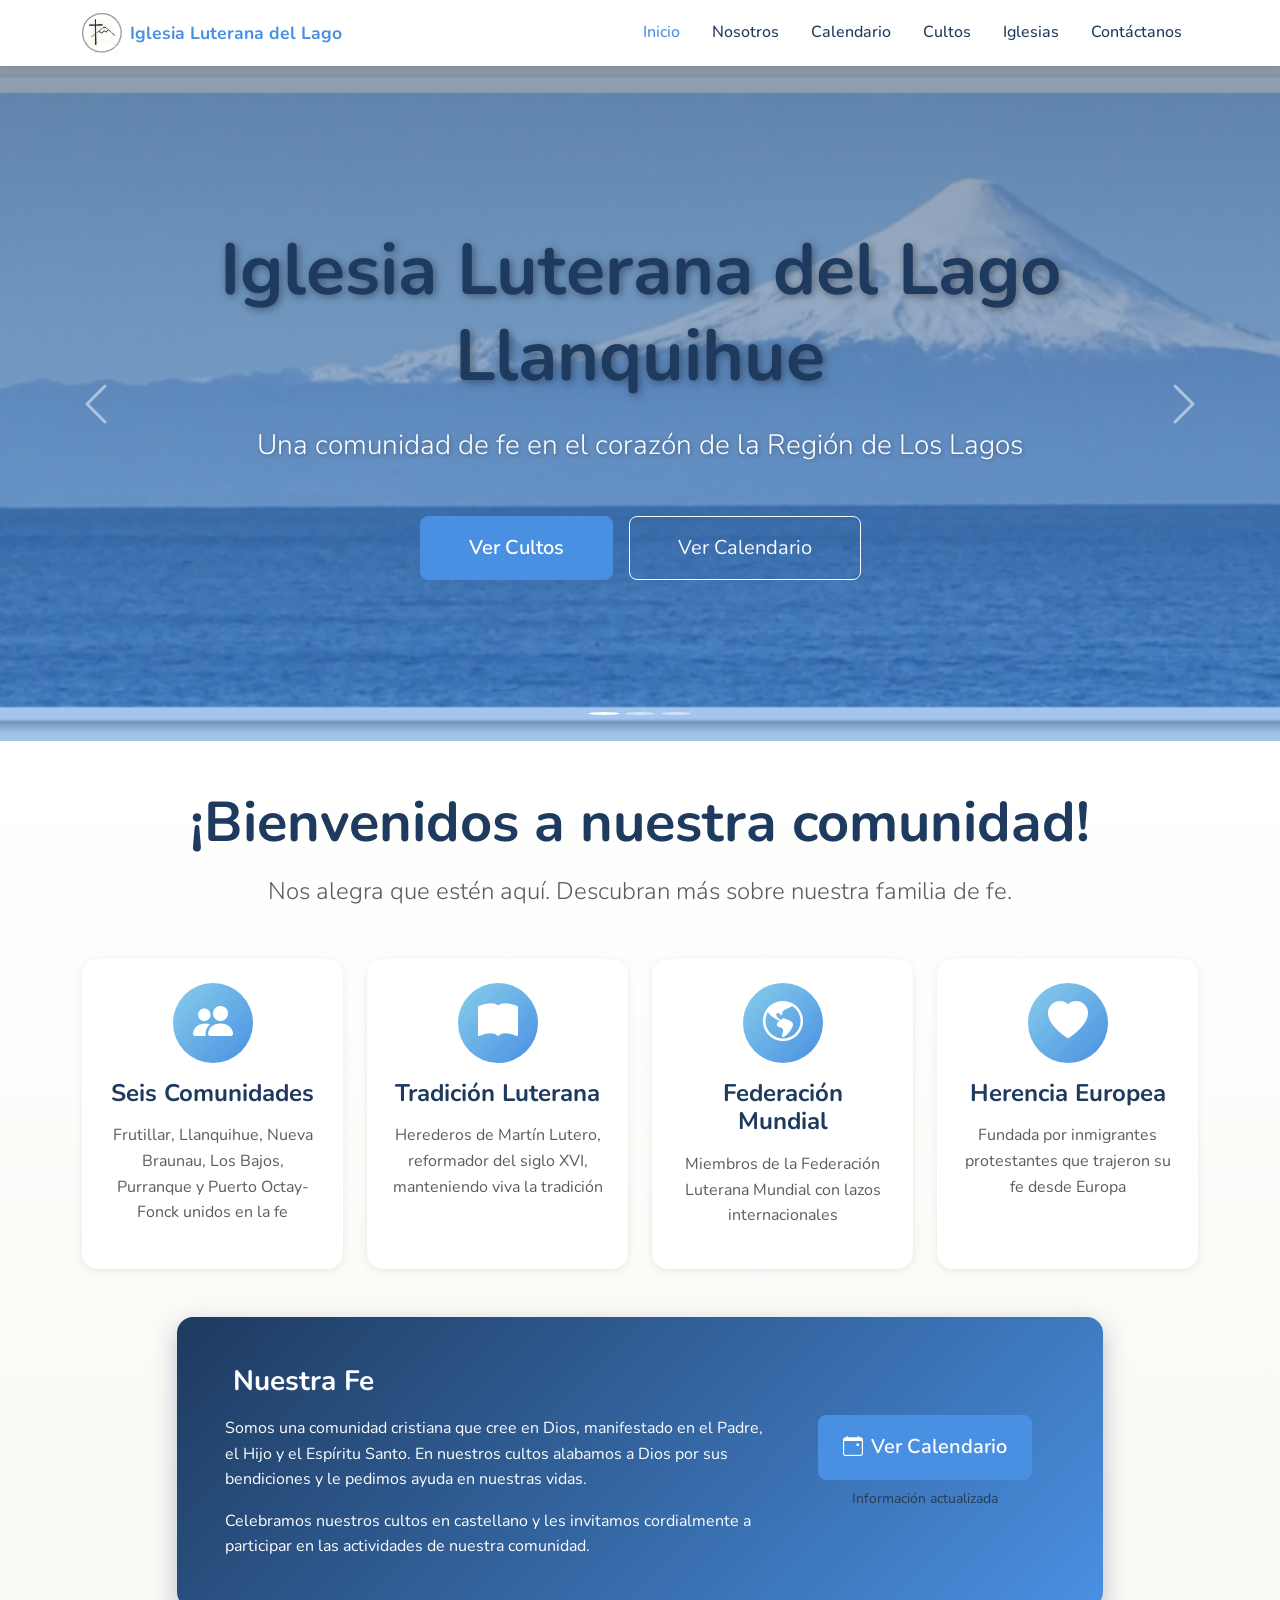
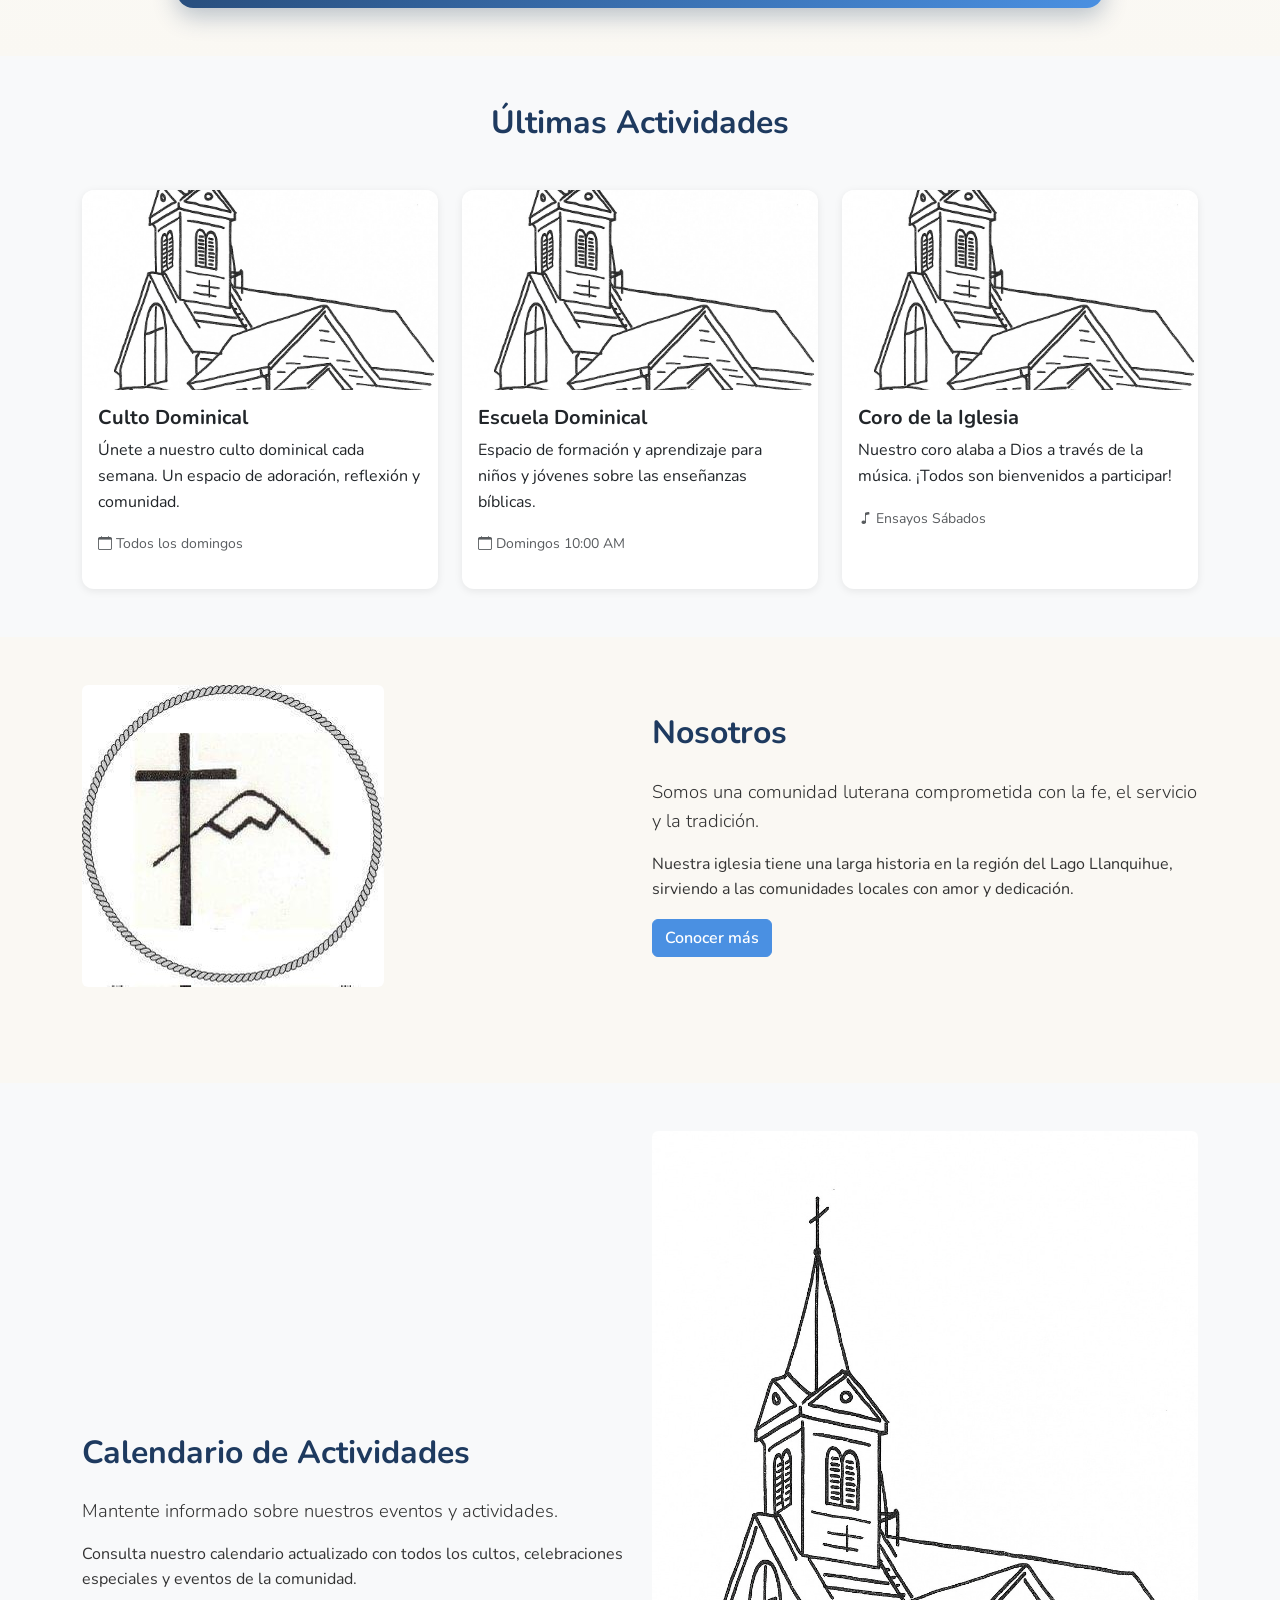
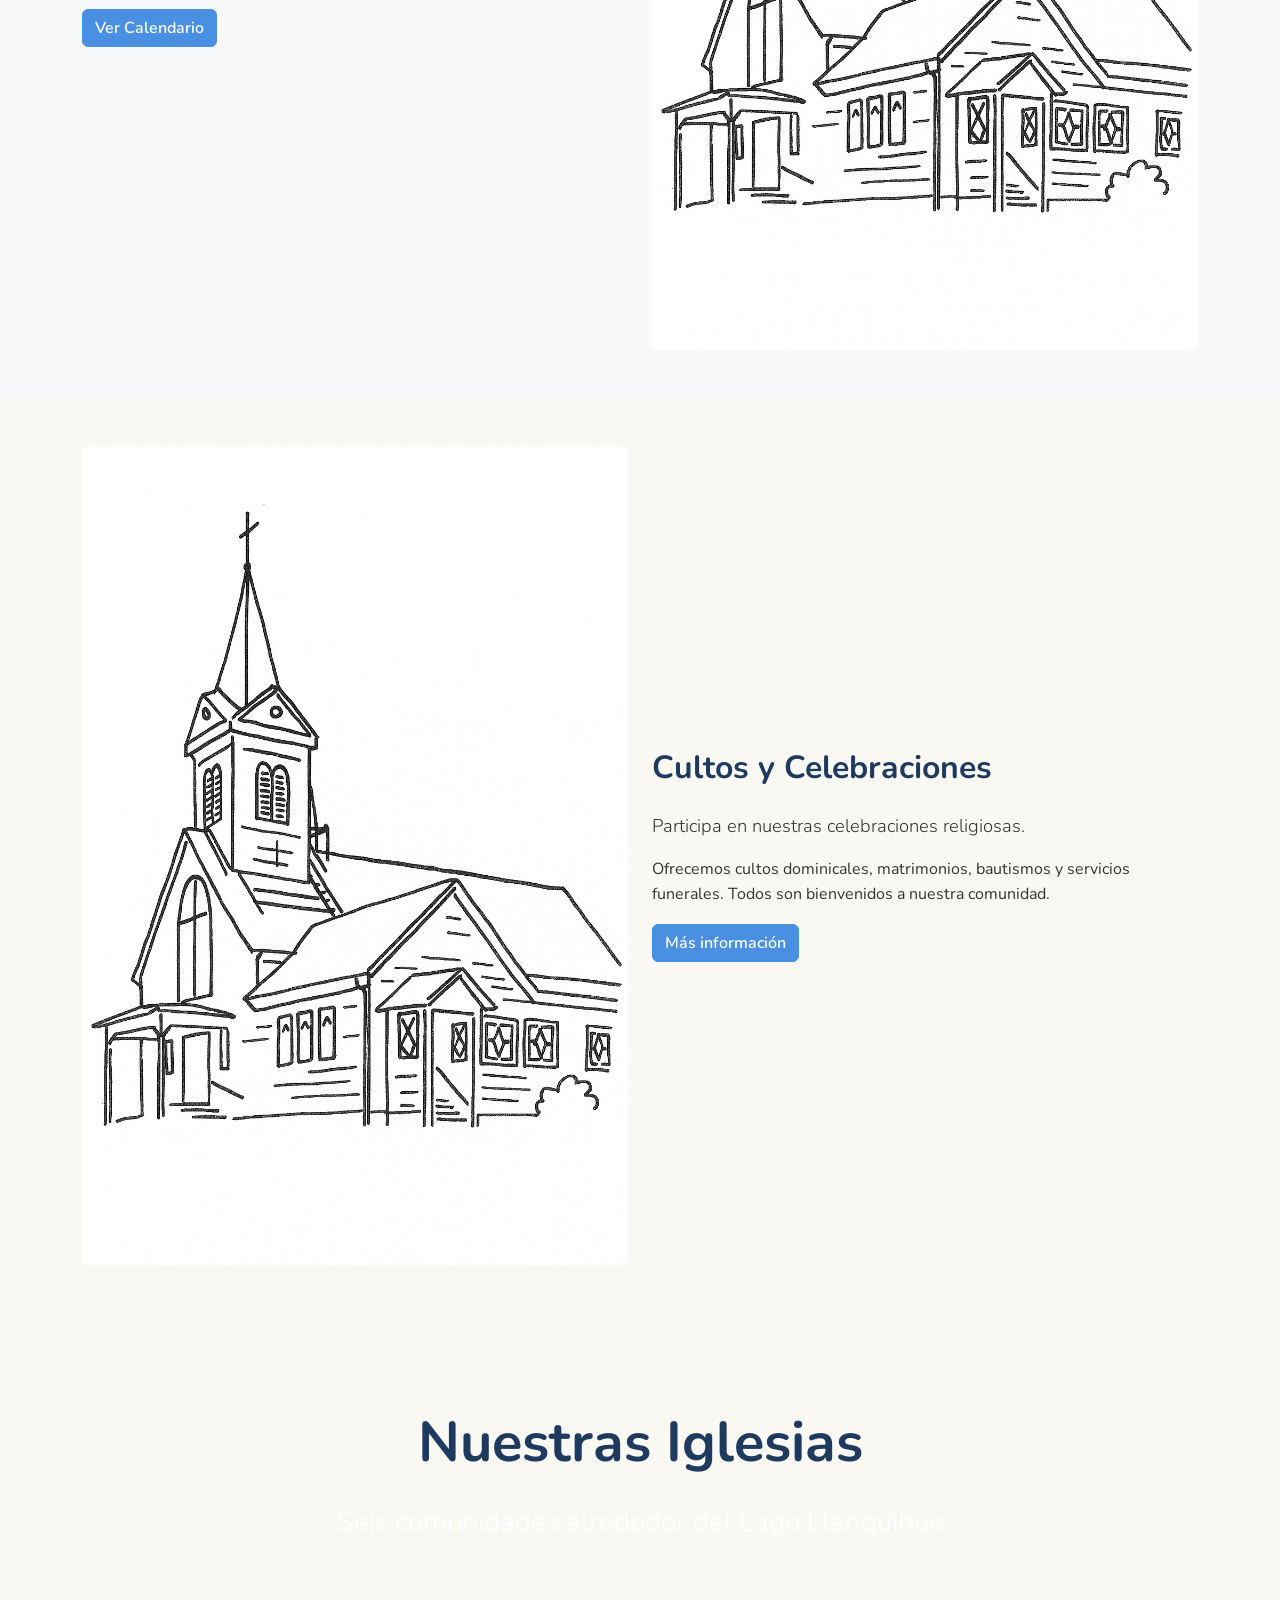
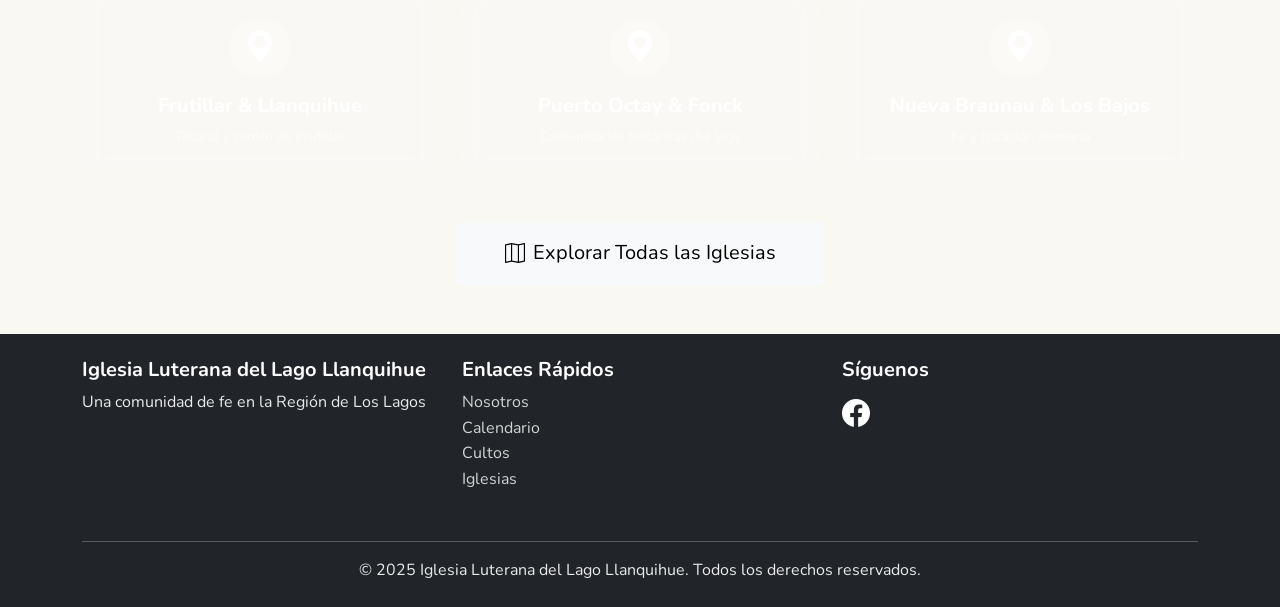
<file: index.html>
<!DOCTYPE html>
<html lang="es">
<head>
    <meta charset="UTF-8">
    <meta name="viewport" content="width=device-width, initial-scale=1.0">
    <meta name="description" content="Iglesia Luterana del Lago Llanquihue - Comunidad de fe en la región del Lago Llanquihue, Chile">
    <meta name="keywords" content="iglesia luterana, lago llanquihue, frutillar, puerto octay, cultos, celebraciones">
    <title>Inicio - Iglesia Luterana del Lago Llanquihue</title>
    
    <link href="https://cdn.jsdelivr.net/npm/bootstrap@5.3.2/dist/css/bootstrap.min.css" rel="stylesheet">
    <link rel="stylesheet" href="https://cdn.jsdelivr.net/npm/bootstrap-icons@1.11.1/font/bootstrap-icons.css">
    <link rel="preconnect" href="https://fonts.googleapis.com">
    <link rel="preconnect" href="https://fonts.gstatic.com" crossorigin>
    <link href="https://fonts.googleapis.com/css2?family=Nunito:wght@300;400;600;700&display=swap" rel="stylesheet">
    <link rel="stylesheet" href="css/styles.css">
</head>
<body>
    <nav class="navbar navbar-expand-lg navbar-light bg-white sticky-top shadow-sm">
        <div class="container">
            <a class="navbar-brand d-flex align-items-center" href="index.html">
                <img src="assets/img/logo.png" alt="Logo Iglesia Luterana" class="logo-img">
                <span class="ms-2 fw-bold text-primary">Iglesia Luterana del Lago</span>
            </a>
            <button class="navbar-toggler" type="button" data-bs-toggle="collapse" data-bs-target="#navbarNav" aria-controls="navbarNav" aria-expanded="false" aria-label="Toggle navigation">
                <span class="navbar-toggler-icon"></span>
            </button>
            <div class="collapse navbar-collapse" id="navbarNav">
                <ul class="navbar-nav ms-auto">
                    <li class="nav-item">
                        <a class="nav-link active" href="index.html">Inicio</a>
                    </li>
                    <li class="nav-item">
                        <a class="nav-link" href="nosotros.html">Nosotros</a>
                    </li>
                    <li class="nav-item">
                        <a class="nav-link" href="calendario.html">Calendario</a>
                    </li>
                    <li class="nav-item">
                        <a class="nav-link" href="cultos.html">Cultos</a>
                    </li>
                    <li class="nav-item">
                        <a class="nav-link" href="iglesias.html">Iglesias</a>
                    </li>
                    <li class="nav-item">
                        <a class="nav-link" href="contacto.html">Contáctanos</a>
                    </li>
                </ul>
            </div>
        </div>
    </nav>

    <div id="heroCarousel" class="carousel slide hero-carousel" data-bs-ride="carousel" data-bs-interval="5000">
        <div class="carousel-indicators">
            <button type="button" data-bs-target="#heroCarousel" data-bs-slide-to="0" class="active" aria-current="true" aria-label="Slide 1"></button>
            <button type="button" data-bs-target="#heroCarousel" data-bs-slide-to="1" aria-label="Slide 2"></button>
            <button type="button" data-bs-target="#heroCarousel" data-bs-slide-to="2" aria-label="Slide 3"></button>
        </div>
        <div class="carousel-inner">
            <div class="carousel-item active">
                <div class="hero-slide" style="background-image: linear-gradient(rgba(30, 58, 95, 0.5), rgba(74, 144, 226, 0.5)), url('assets/img/lake-hero.png');">
                    <div class="hero-content container text-center text-white">
                        <h1 class="display-2 fw-bold mb-4 animate-fade-in">Iglesia Luterana del Lago Llanquihue</h1>
                        <p class="lead mb-5 fs-3">Una comunidad de fe en el corazón de la Región de Los Lagos</p>
                        <div class="d-flex gap-3 justify-content-center flex-wrap">
                            <a href="cultos.html" class="btn btn-primary btn-lg px-5 py-3">Ver Cultos</a>
                            <a href="calendario.html" class="btn btn-outline-light btn-lg px-5 py-3">Ver Calendario</a>
                        </div>
                    </div>
                </div>
            </div>
            <div class="carousel-item">
                <div class="hero-slide" style="background-image: linear-gradient(rgba(30, 58, 95, 0.6), rgba(74, 144, 226, 0.6)), url('assets/img/lake-hero.png');">
                    <div class="hero-content container text-center text-white">
                        <i class="bi bi-quote fs-1 mb-4"></i>
                        <h2 class="display-5 fw-light mb-4 fst-italic px-md-5">«La fe es una confianza viva y audaz en la gracia de Dios. Y esa confianza nos hace felices, valientes y llenos de deseo por Dios y todas las criaturas»</h2>
                        <p class="lead fs-4">— Martín Lutero</p>
                    </div>
                </div>
            </div>
            <div class="carousel-item">
                <div class="hero-slide" style="background-image: linear-gradient(rgba(30, 58, 95, 0.5), rgba(74, 144, 226, 0.5)), url('assets/img/lake-hero.png');">
                    <div class="hero-content container text-center text-white">
                        <h2 class="display-3 fw-bold mb-4">Seis Comunidades, Una Fe</h2>
                        <p class="lead mb-4 fs-4">Frutillar • Llanquihue • Nueva Braunau • Los Bajos • Purranque • Puerto Octay-Fonck</p>
                        <a href="iglesias.html" class="btn btn-light btn-lg px-5 py-3">Conocer Nuestras Iglesias</a>
                    </div>
                </div>
            </div>
        </div>
        <button class="carousel-control-prev" type="button" data-bs-target="#heroCarousel" data-bs-slide="prev">
            <span class="carousel-control-prev-icon" aria-hidden="true"></span>
            <span class="visually-hidden">Anterior</span>
        </button>
        <button class="carousel-control-next" type="button" data-bs-target="#heroCarousel" data-bs-slide="next">
            <span class="carousel-control-next-icon" aria-hidden="true"></span>
            <span class="visually-hidden">Siguiente</span>
        </button>
    </div>

    <section class="py-5 bg-white welcome-modern">
        <div class="container">
            <div class="text-center mb-5">
                <h2 class="display-4 fw-bold mb-3">¡Bienvenidos a nuestra comunidad!</h2>
                <p class="lead text-muted fs-4">Nos alegra que estén aquí. Descubran más sobre nuestra familia de fe.</p>
            </div>

            <div class="row g-4 mb-5">
                <div class="col-md-6 col-lg-3">
                    <div class="welcome-card text-center p-4 h-100">
                        <div class="icon-circle mb-3 mx-auto">
                            <i class="bi bi-people-fill fs-1 text-primary"></i>
                        </div>
                        <h4 class="mb-3">Seis Comunidades</h4>
                        <p class="text-muted">Frutillar, Llanquihue, Nueva Braunau, Los Bajos, Purranque y Puerto Octay-Fonck unidos en la fe</p>
                    </div>
                </div>
                <div class="col-md-6 col-lg-3">
                    <div class="welcome-card text-center p-4 h-100">
                        <div class="icon-circle mb-3 mx-auto">
                            <i class="bi bi-book-fill fs-1 text-primary"></i>
                        </div>
                        <h4 class="mb-3">Tradición Luterana</h4>
                        <p class="text-muted">Herederos de Martín Lutero, reformador del siglo XVI, manteniendo viva la tradición</p>
                    </div>
                </div>
                <div class="col-md-6 col-lg-3">
                    <div class="welcome-card text-center p-4 h-100">
                        <div class="icon-circle mb-3 mx-auto">
                            <i class="bi bi-globe-americas fs-1 text-primary"></i>
                        </div>
                        <h4 class="mb-3">Federación Mundial</h4>
                        <p class="text-muted">Miembros de la Federación Luterana Mundial con lazos internacionales</p>
                    </div>
                </div>
                <div class="col-md-6 col-lg-3">
                    <div class="welcome-card text-center p-4 h-100">
                        <div class="icon-circle mb-3 mx-auto">
                            <i class="bi bi-heart-fill fs-1 text-primary"></i>
                        </div>
                        <h4 class="mb-3">Herencia Europea</h4>
                        <p class="text-muted">Fundada por inmigrantes protestantes que trajeron su fe desde Europa</p>
                    </div>
                </div>
            </div>

            <div class="row justify-content-center">
                <div class="col-lg-10">
                    <div class="welcome-highlight p-5 rounded-4">
                        <div class="row align-items-center">
                            <div class="col-lg-8">
                                <h3 class="mb-3"><i class="bi bi-cross2 text-primary me-2"></i>Nuestra Fe</h3>
                                <p class="mb-3">Somos una comunidad cristiana que cree en Dios, manifestado en el Padre, el Hijo y el Espíritu Santo. En nuestros cultos alabamos a Dios por sus bendiciones y le pedimos ayuda en nuestras vidas.</p>
                                <p class="mb-0">Celebramos nuestros cultos en castellano y les invitamos cordialmente a participar en las actividades de nuestra comunidad.</p>
                            </div>
                            <div class="col-lg-4 text-center mt-4 mt-lg-0">
                                <a href="calendario.html" class="btn btn-primary btn-lg px-4 py-3">
                                    <i class="bi bi-calendar-event me-2"></i>Ver Calendario
                                </a>
                                <p class="text-muted mt-2 mb-0 small">Información actualizada</p>
                            </div>
                        </div>
                    </div>
                </div>
            </div>
        </div>
    </section>

    <section class="py-5 bg-light">
        <div class="container">
            <h2 class="text-center mb-5">Últimas Actividades</h2>
            <div class="row g-4">
                <div class="col-md-4">
                    <div class="card h-100 shadow-sm">
                        <img src="assets/img/church.png" class="card-img-top" alt="Culto Dominical">
                        <div class="card-body">
                            <h5 class="card-title">Culto Dominical</h5>
                            <p class="card-text">Únete a nuestro culto dominical cada semana. Un espacio de adoración, reflexión y comunidad.</p>
                            <p class="text-muted"><small><i class="bi bi-calendar"></i> Todos los domingos</small></p>
                        </div>
                    </div>
                </div>
                <div class="col-md-4">
                    <div class="card h-100 shadow-sm">
                        <img src="assets/img/church.png" class="card-img-top" alt="Escuela Dominical">
                        <div class="card-body">
                            <h5 class="card-title">Escuela Dominical</h5>
                            <p class="card-text">Espacio de formación y aprendizaje para niños y jóvenes sobre las enseñanzas bíblicas.</p>
                            <p class="text-muted"><small><i class="bi bi-calendar"></i> Domingos 10:00 AM</small></p>
                        </div>
                    </div>
                </div>
                <div class="col-md-4">
                    <div class="card h-100 shadow-sm">
                        <img src="assets/img/church.png" class="card-img-top" alt="Coro de la Iglesia">
                        <div class="card-body">
                            <h5 class="card-title">Coro de la Iglesia</h5>
                            <p class="card-text">Nuestro coro alaba a Dios a través de la música. ¡Todos son bienvenidos a participar!</p>
                            <p class="text-muted"><small><i class="bi bi-music-note"></i> Ensayos Sábados</small></p>
                        </div>
                    </div>
                </div>
            </div>
        </div>
    </section>

    <section class="py-5">
        <div class="container">
            <div class="row align-items-center mb-5">
                <div class="col-lg-6">
                    <img src="assets/img/logo.png" alt="Nosotros" class="img-fluid rounded">
                </div>
                <div class="col-lg-6">
                    <h2 class="mb-4">Nosotros</h2>
                    <p class="lead">Somos una comunidad luterana comprometida con la fe, el servicio y la tradición.</p>
                    <p>Nuestra iglesia tiene una larga historia en la región del Lago Llanquihue, sirviendo a las comunidades locales con amor y dedicación.</p>
                    <a href="nosotros.html" class="btn btn-primary">Conocer más</a>
                </div>
            </div>
        </div>
    </section>

    <section class="py-5 bg-light">
        <div class="container">
            <div class="row align-items-center">
                <div class="col-lg-6 order-lg-2">
                    <img src="assets/img/church.png" alt="Calendario" class="img-fluid rounded">
                </div>
                <div class="col-lg-6 order-lg-1">
                    <h2 class="mb-4">Calendario de Actividades</h2>
                    <p class="lead">Mantente informado sobre nuestros eventos y actividades.</p>
                    <p>Consulta nuestro calendario actualizado con todos los cultos, celebraciones especiales y eventos de la comunidad.</p>
                    <a href="calendario.html" class="btn btn-primary">Ver Calendario</a>
                </div>
            </div>
        </div>
    </section>

    <section class="py-5">
        <div class="container">
            <div class="row align-items-center mb-5">
                <div class="col-lg-6">
                    <img src="assets/img/church.png" alt="Cultos" class="img-fluid rounded">
                </div>
                <div class="col-lg-6">
                    <h2 class="mb-4">Cultos y Celebraciones</h2>
                    <p class="lead">Participa en nuestras celebraciones religiosas.</p>
                    <p>Ofrecemos cultos dominicales, matrimonios, bautismos y servicios funerales. Todos son bienvenidos a nuestra comunidad.</p>
                    <a href="cultos.html" class="btn btn-primary">Más información</a>
                </div>
            </div>
        </div>
    </section>

    <section class="churches-section py-5" style="background-image: linear-gradient(rgba(30, 58, 95, 0.9), rgba(74, 144, 226, 0.85)), url('assets/img/church-white.jpg'); background-size: cover; background-position: center; background-attachment: fixed;">
        <div class="container">
            <div class="text-center text-white mb-5">
                <h2 class="display-4 fw-bold mb-4">Nuestras Iglesias</h2>
                <p class="lead fs-3 mb-4">Seis comunidades alrededor del Lago Llanquihue</p>
            </div>
            
            <div class="row g-4 mb-5">
                <div class="col-md-4">
                    <div class="church-mini-card text-center p-4">
                        <div class="icon-circle-small mb-3 mx-auto">
                            <i class="bi bi-geo-alt-fill fs-2 text-white"></i>
                        </div>
                        <h5 class="text-white mb-2">Frutillar & Llanquihue</h5>
                        <p class="text-white-50 small mb-0">Totoral y centro de Frutillar</p>
                    </div>
                </div>
                <div class="col-md-4">
                    <div class="church-mini-card text-center p-4">
                        <div class="icon-circle-small mb-3 mx-auto">
                            <i class="bi bi-geo-alt-fill fs-2 text-white"></i>
                        </div>
                        <h5 class="text-white mb-2">Puerto Octay & Fonck</h5>
                        <p class="text-white-50 small mb-0">Comunidades históricas del lago</p>
                    </div>
                </div>
                <div class="col-md-4">
                    <div class="church-mini-card text-center p-4">
                        <div class="icon-circle-small mb-3 mx-auto">
                            <i class="bi bi-geo-alt-fill fs-2 text-white"></i>
                        </div>
                        <h5 class="text-white mb-2">Nueva Braunau & Los Bajos</h5>
                        <p class="text-white-50 small mb-0">Fe y tradición alemana</p>
                    </div>
                </div>
            </div>

            <div class="text-center">
                <a href="iglesias.html" class="btn btn-light btn-lg px-5 py-3">
                    <i class="bi bi-map me-2"></i>Explorar Todas las Iglesias
                </a>
            </div>
        </div>
    </section>

    <footer class="bg-dark text-white py-4">
        <div class="container">
            <div class="row">
                <div class="col-md-4 mb-3">
                    <h5>Iglesia Luterana del Lago Llanquihue</h5>
                    <p>Una comunidad de fe en la Región de Los Lagos</p>
                </div>
                <div class="col-md-4 mb-3">
                    <h5>Enlaces Rápidos</h5>
                    <ul class="list-unstyled">
                        <li><a href="nosotros.html" class="text-white-50">Nosotros</a></li>
                        <li><a href="calendario.html" class="text-white-50">Calendario</a></li>
                        <li><a href="cultos.html" class="text-white-50">Cultos</a></li>
                        <li><a href="iglesias.html" class="text-white-50">Iglesias</a></li>
                    </ul>
                </div>
                <div class="col-md-4 mb-3">
                    <h5>Síguenos</h5>
                    <a href="https://web.facebook.com/profile.php?id=100070098432222" target="_blank" rel="noopener" class="text-white fs-3 me-3">
                        <i class="bi bi-facebook"></i>
                    </a>
                </div>
            </div>
            <hr class="my-3 bg-white">
            <p class="text-center mb-0">&copy; 2025 Iglesia Luterana del Lago Llanquihue. Todos los derechos reservados.</p>
        </div>
    </footer>

    <script src="https://cdn.jsdelivr.net/npm/bootstrap@5.3.2/dist/js/bootstrap.bundle.min.js"></script>
    <script src="js/script.js"></script>
</body>
</html>
</file>
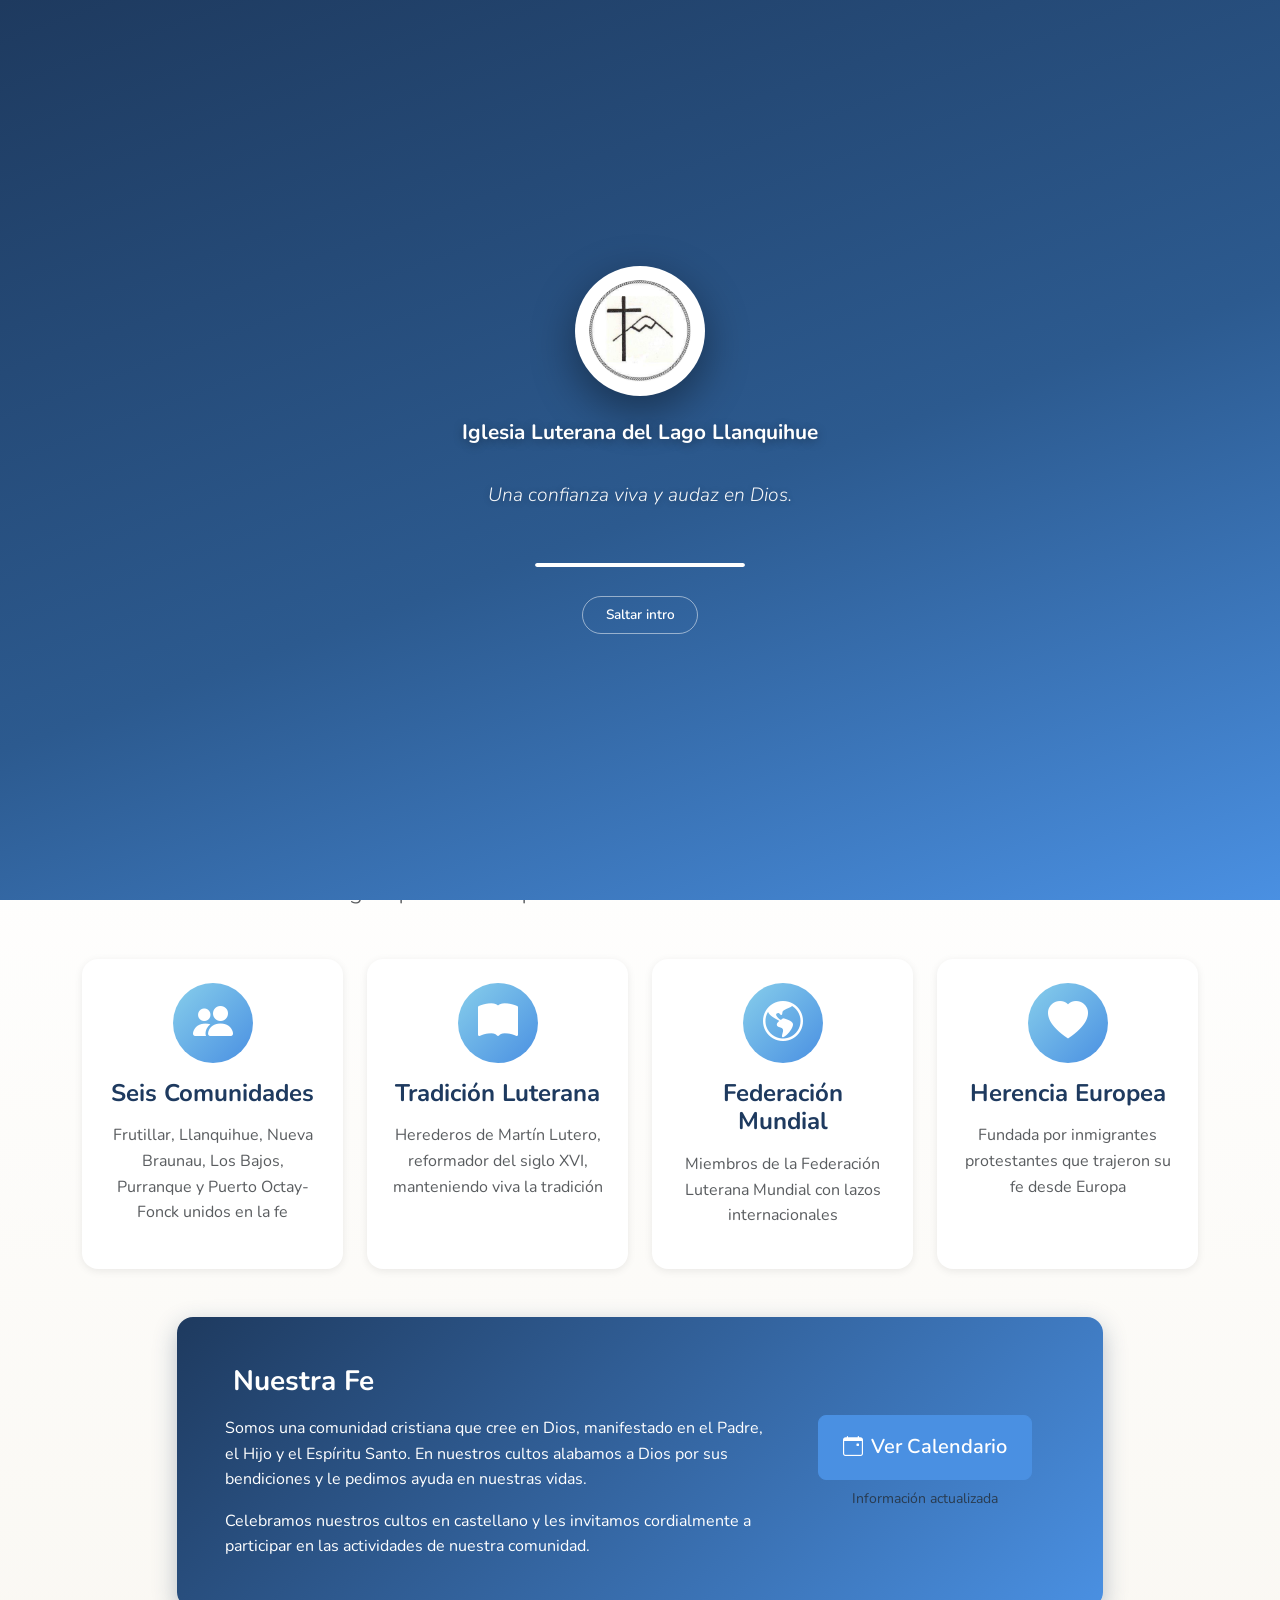
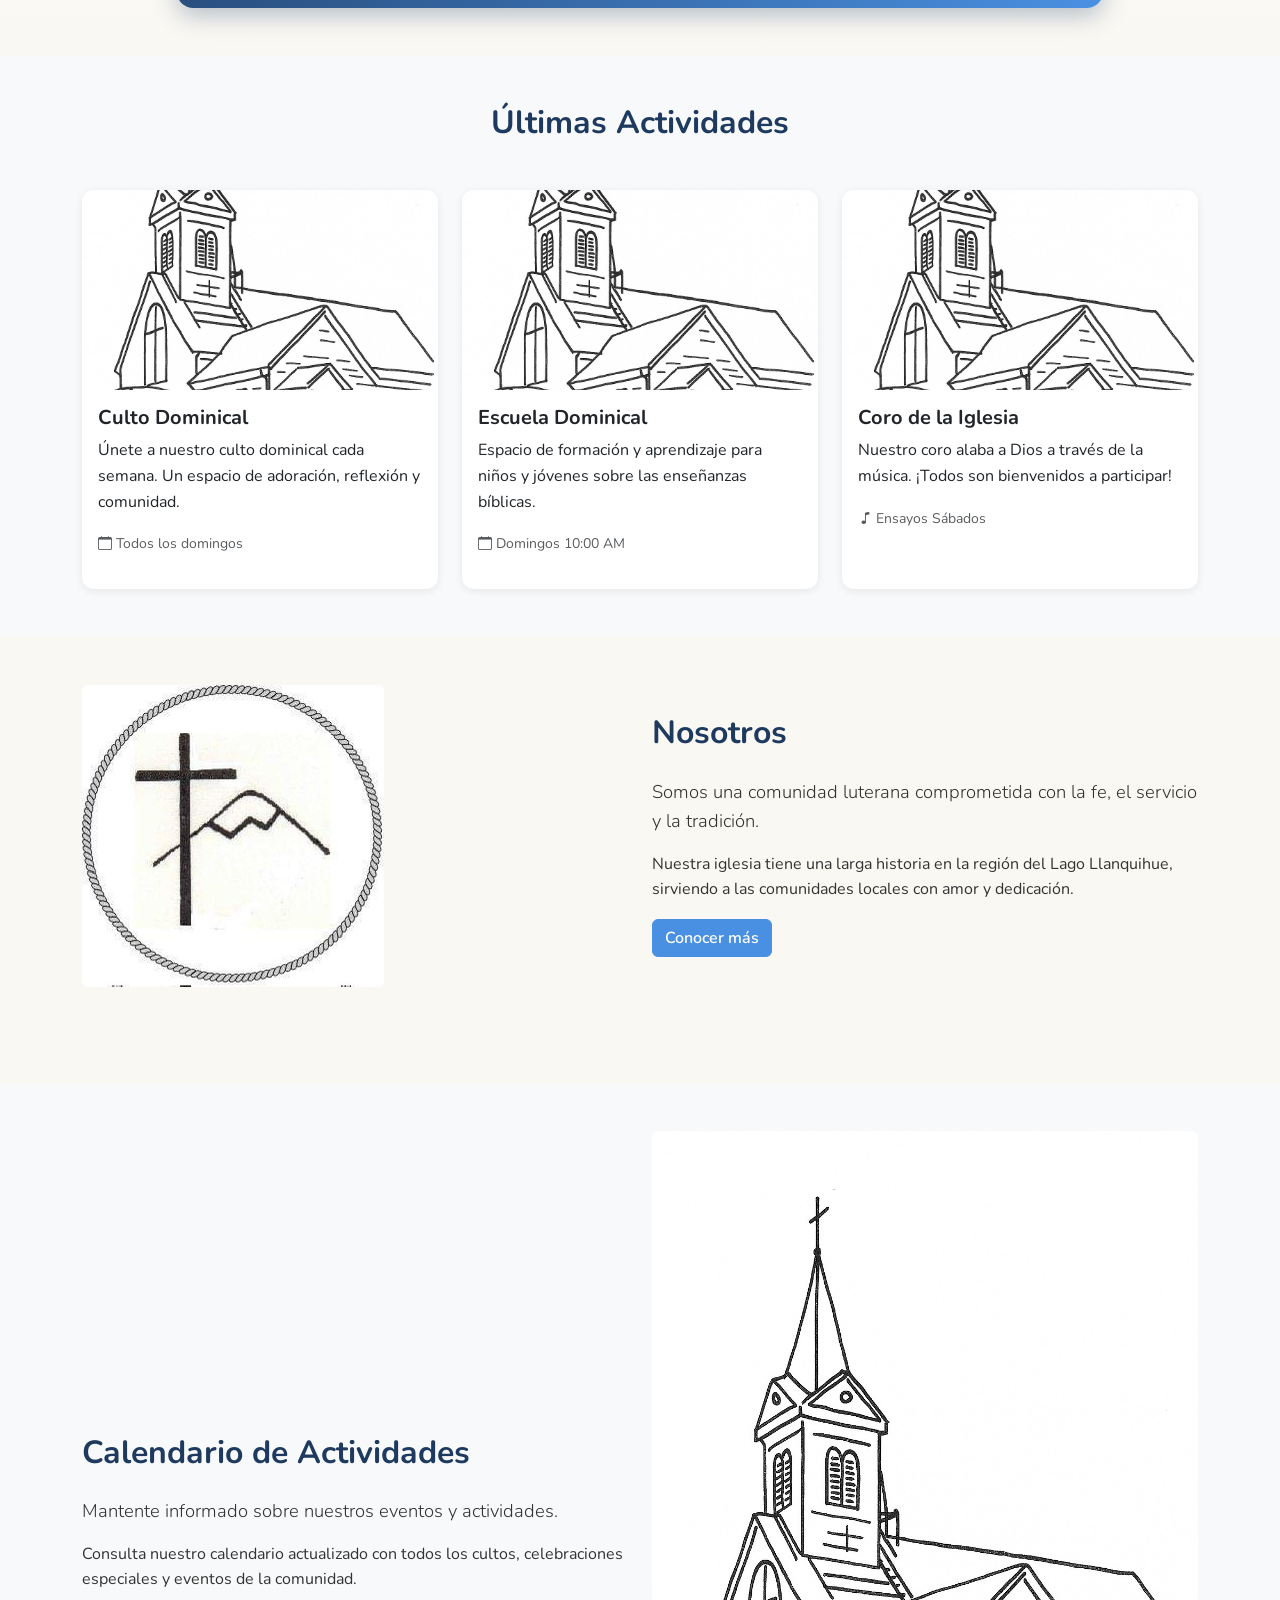
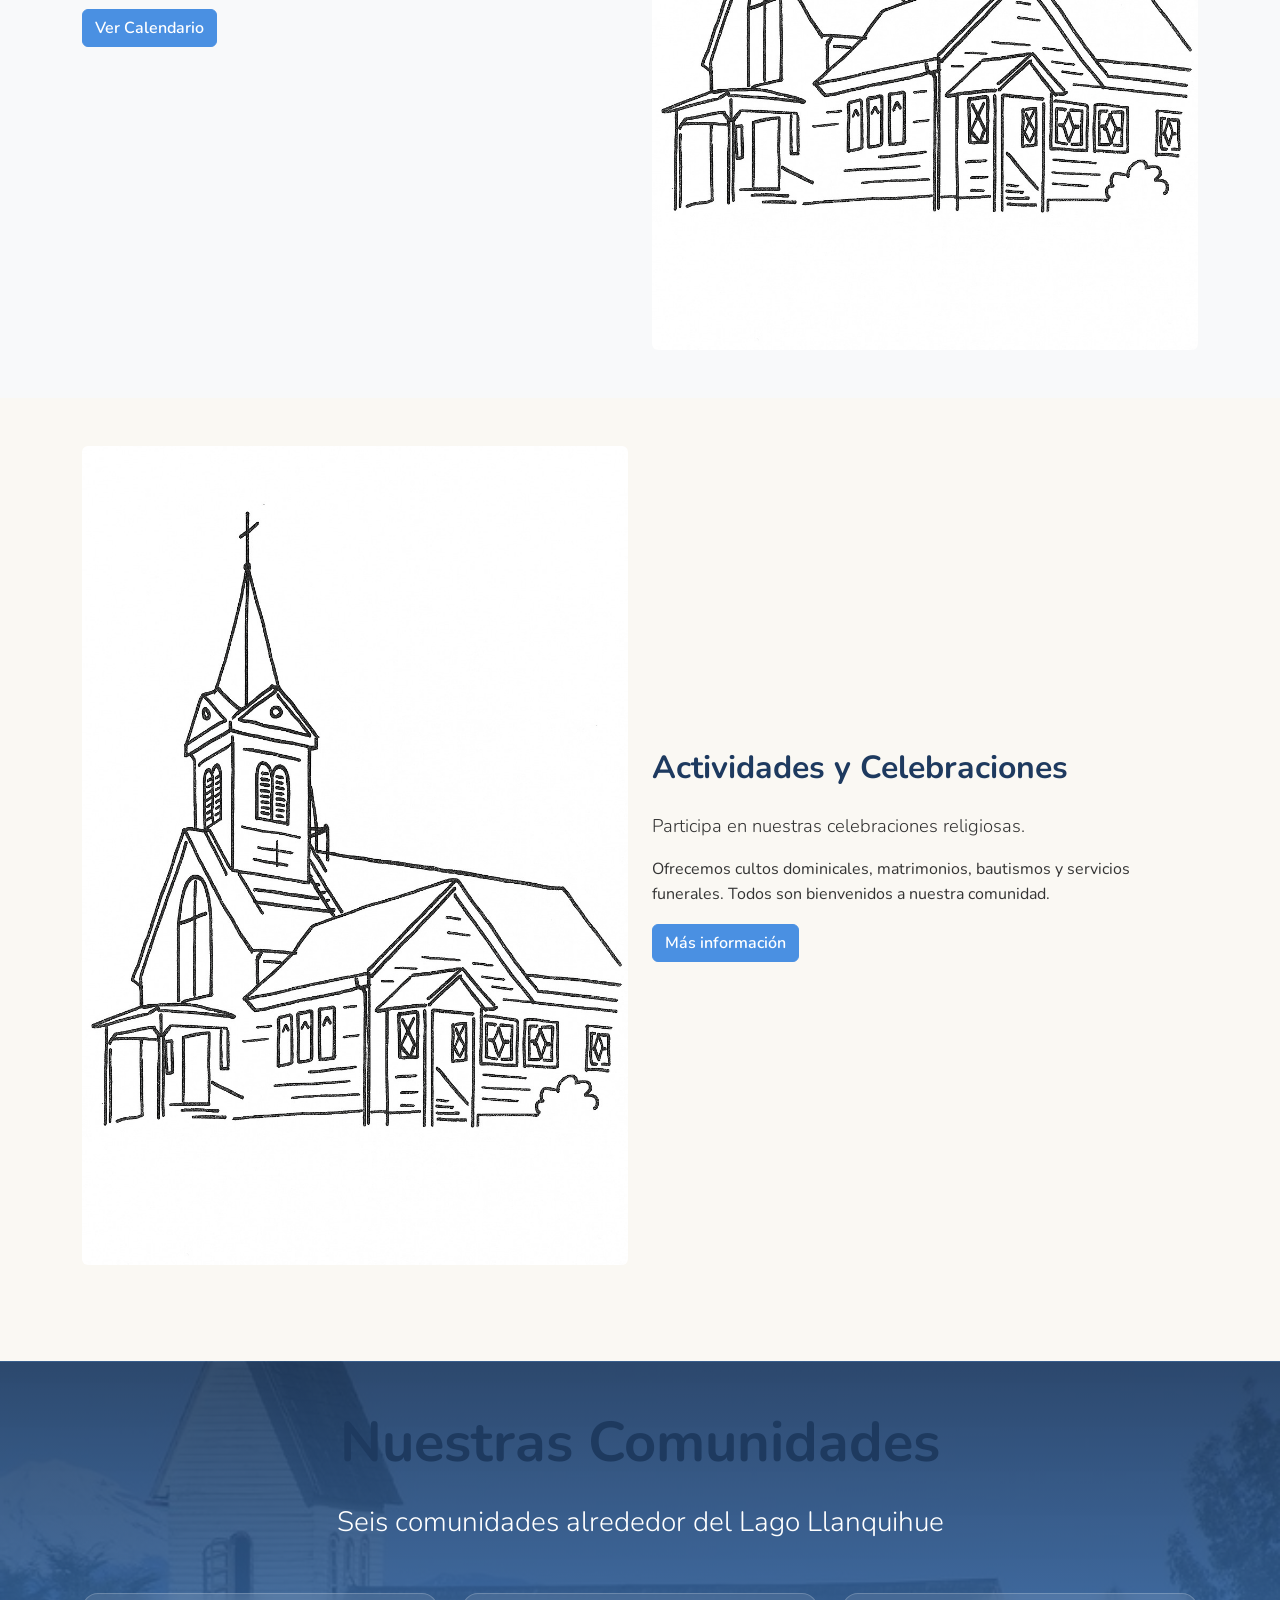
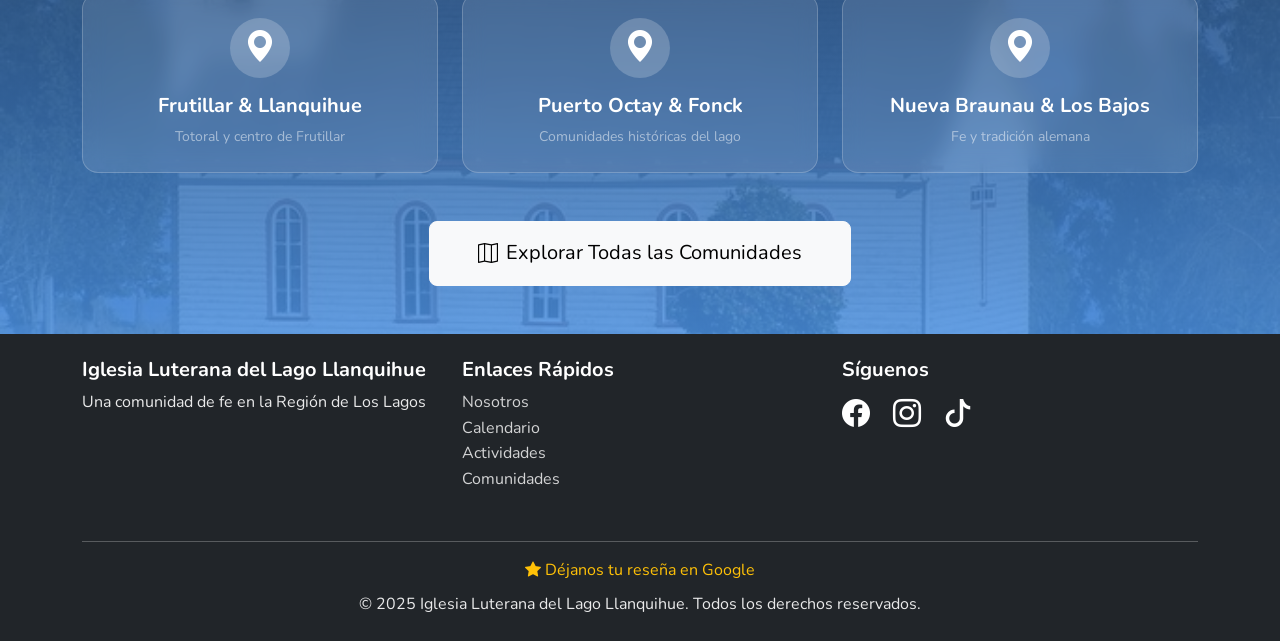
<file: public/index.html>
<!DOCTYPE html>
<html lang="es">
<head>
    <meta charset="UTF-8">
    <meta name="viewport" content="width=device-width, initial-scale=1.0">
    <meta name="description" content="Iglesia Luterana del Lago Llanquihue: comunidad de fe en Frutillar, Llanquihue, Purranque, Nueva Braunau, Puerto Octay y Los Bajos, Región de Los Lagos, Chile. Cultos dominicales, bautismos, matrimonios y actividades para toda la familia.">
    <meta name="keywords" content="iglesia luterana, lago llanquihue, frutillar, llanquihue, purranque, nueva braunau, puerto octay, los bajos, cultos, bautismos, matrimonios, región de los lagos, chile">
    <meta name="author" content="Iglesia Luterana del Lago Llanquihue">
    <meta name="robots" content="index, follow">
    <meta name="geo.region" content="CL-LL">
    <meta name="geo.placename" content="Llanquihue, Región de Los Lagos, Chile">
    <link rel="canonical" href="https://iglesialuteranadellago.cl/">
    <title>Iglesia Luterana del Lago Llanquihue | Cultos y Comunidad en la Región de Los Lagos</title>

    <meta property="og:type" content="website">
    <meta property="og:locale" content="es_CL">
    <meta property="og:site_name" content="Iglesia Luterana del Lago Llanquihue">
    <meta property="og:title" content="Iglesia Luterana del Lago Llanquihue | Cultos y Comunidad">
    <meta property="og:description" content="Comunidad de fe luterana en torno al Lago Llanquihue. Cultos dominicales en seis comunidades de la Región de Los Lagos, Chile.">
    <meta property="og:url" content="https://iglesialuteranadellago.cl/">
    <meta property="og:image" content="https://iglesialuteranadellago.cl/assets/img/logo.png">
    <meta name="twitter:card" content="summary">
    <meta name="twitter:title" content="Iglesia Luterana del Lago Llanquihue">
    <meta name="twitter:description" content="Comunidad de fe luterana en torno al Lago Llanquihue, Región de Los Lagos, Chile.">

    <script type="application/ld+json">
    {
        "@context": "https://schema.org",
        "@type": "Church",
        "name": "Iglesia Luterana del Lago Llanquihue",
        "url": "https://iglesialuteranadellago.cl/",
        "description": "Comunidad de fe luterana en torno al Lago Llanquihue, Región de Los Lagos, Chile.",
        "address": {
            "@type": "PostalAddress",
            "addressRegion": "Región de Los Lagos",
            "addressCountry": "CL"
        },
        "areaServed": ["Frutillar", "Llanquihue", "Purranque", "Nueva Braunau", "Puerto Octay", "Los Bajos"],
        "sameAs": ["https://web.facebook.com/profile.php?id=100070098432222"]
    }
    </script>
    
    <link href="https://cdn.jsdelivr.net/npm/bootstrap@5.3.2/dist/css/bootstrap.min.css" rel="stylesheet">
    <link rel="stylesheet" href="https://cdn.jsdelivr.net/npm/bootstrap-icons@1.11.1/font/bootstrap-icons.css">
    <link rel="preconnect" href="https://fonts.googleapis.com">
    <link rel="preconnect" href="https://fonts.gstatic.com" crossorigin>
    <link href="https://fonts.googleapis.com/css2?family=Nunito:wght@300;400;600;700&display=swap" rel="stylesheet">
    <link rel="manifest" href="manifest.json">
    <meta name="theme-color" content="#1e3a5f">
    <meta name="mobile-web-app-capable" content="yes">
    <meta name="apple-mobile-web-app-capable" content="yes">
    <meta name="apple-mobile-web-app-status-bar-style" content="black-translucent">
    <meta name="apple-mobile-web-app-title" content="Iglesia del Lago">
    <link rel="icon" type="image/png" href="assets/img/logo.png">
    <link rel="apple-touch-icon" href="assets/icons/apple-touch-icon.png">
    <link rel="stylesheet" href="css/styles.css">
    <style>
      #splash{position:fixed;top:0;left:0;width:100%;height:100vh;height:100dvh;z-index:3000;background:linear-gradient(160deg,#1e3a5f 0%,#2c5a8f 55%,#4a90e2 100%);display:flex;align-items:center;justify-content:center;text-align:center;padding:2rem;overflow:hidden;transition:opacity .6s ease,visibility .6s ease}
      #splash.hide{opacity:0;visibility:hidden}
      #splash .splash__inner{max-width:540px;width:100%}
      #splash .splash__logo{width:130px;height:130px;object-fit:contain;background:#fff;border-radius:50%;padding:14px;box-shadow:0 14px 44px rgba(0,0,0,.4);animation:splashLogo 2.4s ease-in-out infinite}
      @keyframes splashLogo{0%{transform:translateY(0) rotate(-5deg) scale(1)}50%{transform:translateY(-16px) rotate(5deg) scale(1.07)}100%{transform:translateY(0) rotate(-5deg) scale(1)}}
      #splash .splash__name{color:#fff;font-size:1.3rem;font-weight:700;margin-top:1.5rem;text-shadow:0 2px 10px rgba(0,0,0,.35)}
      #splash .splash__phrase{color:rgba(255,255,255,.95);font-size:1.2rem;font-style:italic;font-weight:300;margin-top:1.1rem;min-height:3.4em;display:flex;align-items:center;justify-content:center;text-shadow:0 1px 6px rgba(0,0,0,.25)}
      #splash .splash__phrase.swap{animation:splashPhrase .6s ease both}
      @keyframes splashPhrase{0%{opacity:0;transform:translateY(10px)}100%{opacity:1;transform:translateY(0)}}
      #splash .splash__bar{margin:2.2rem auto 0;width:210px;height:4px;background:rgba(255,255,255,.22);border-radius:4px;overflow:hidden}
      #splash .splash__bar-fill{display:block;height:100%;width:0;background:#fff;border-radius:4px;animation:splashBar 12s linear forwards}
      @keyframes splashBar{from{width:0}to{width:100%}}
      #splash .splash__skip{margin-top:1.8rem;background:transparent;border:1px solid rgba(255,255,255,.5);color:#fff;padding:.45rem 1.4rem;border-radius:999px;font-size:.85rem;font-weight:600;cursor:pointer;transition:all .25s ease}
      #splash .splash__skip:hover,#splash .splash__skip:focus-visible{background:rgba(255,255,255,.18);border-color:#fff;outline:none}
      @media (prefers-reduced-motion:reduce){#splash .splash__logo{animation:none}#splash .splash__bar-fill{animation:none;width:100%}}
      @media (max-width:576px){#splash .splash__logo{width:110px;height:110px}#splash .splash__name{font-size:1.1rem}#splash .splash__phrase{font-size:1.05rem}}
    </style>
    <noscript><style>#splash{display:none !important;}</style></noscript>
</head>
<body>
    <div id="splash" class="splash" role="status" aria-live="polite">
        <div class="splash__inner">
            <img src="assets/img/logo.png" alt="Iglesia Luterana del Lago Llanquihue" class="splash__logo">
            <h1 class="splash__name">Iglesia Luterana del Lago Llanquihue</h1>
            <p id="splashPhrase" class="splash__phrase swap">Salvados por gracia, unidos en la fe.</p>
            <div class="splash__bar"><span class="splash__bar-fill"></span></div>
            <button id="splashSkip" class="splash__skip" type="button">Saltar intro</button>
        </div>
    </div>

    <nav class="navbar navbar-expand-lg navbar-light bg-white sticky-top shadow-sm">
        <div class="container">
            <a class="navbar-brand d-flex align-items-center" href="index.html">
                <img src="assets/img/logo.png" alt="Logo Iglesia Luterana" class="logo-img">
                <span class="ms-2 fw-bold text-primary">Iglesia Luterana del Lago</span>
            </a>
            <button class="navbar-toggler" type="button" data-bs-toggle="collapse" data-bs-target="#navbarNav" aria-controls="navbarNav" aria-expanded="false" aria-label="Toggle navigation">
                <span class="navbar-toggler-icon"></span>
            </button>
            <div class="collapse navbar-collapse" id="navbarNav">
                <ul class="navbar-nav ms-auto">
                    <li class="nav-item">
                        <a class="nav-link active" href="index.html">Inicio</a>
                    </li>
                    <li class="nav-item">
                        <a class="nav-link" href="nosotros.html">Nosotros</a>
                    </li>
                    <li class="nav-item">
                        <a class="nav-link" href="calendario.html">Calendario</a>
                    </li>
                    <li class="nav-item">
                        <a class="nav-link" href="actividades.html">Actividades</a>
                    </li>
                    <li class="nav-item">
                        <a class="nav-link" href="iglesias.html">Comunidades</a>
                    </li>
                    <li class="nav-item">
                        <a class="nav-link" href="contacto.html">Contáctanos</a>
                    </li>
                </ul>
            </div>
        </div>
    </nav>

    <div id="heroCarousel" class="carousel slide hero-carousel" data-bs-ride="carousel" data-bs-interval="5000">
        <div class="carousel-indicators">
            <button type="button" data-bs-target="#heroCarousel" data-bs-slide-to="0" class="active" aria-current="true" aria-label="Slide 1"></button>
            <button type="button" data-bs-target="#heroCarousel" data-bs-slide-to="1" aria-label="Slide 2"></button>
            <button type="button" data-bs-target="#heroCarousel" data-bs-slide-to="2" aria-label="Slide 3"></button>
        </div>
        <div class="carousel-inner">
            <div class="carousel-item active">
                <div class="hero-slide" style="background-image: linear-gradient(rgba(30, 58, 95, 0.5), rgba(74, 144, 226, 0.5)), url('assets/img/lake-hero.png');">
                    <div class="hero-content container text-center text-white">
                        <h1 class="display-2 fw-bold mb-4 animate-fade-in">Iglesia Luterana del Lago Llanquihue</h1>
                        <p class="lead mb-5 fs-3">Una comunidad de fe en el corazón de la Región de Los Lagos</p>
                        <div class="d-flex gap-3 justify-content-center flex-wrap">
                            <a href="actividades.html" class="btn btn-primary btn-lg px-5 py-3">Ver Actividades</a>
                            <a href="calendario.html" class="btn btn-outline-light btn-lg px-5 py-3">Ver Calendario</a>
                        </div>
                    </div>
                </div>
            </div>
            <div class="carousel-item">
                <div class="hero-slide" style="background-image: linear-gradient(rgba(30, 58, 95, 0.6), rgba(74, 144, 226, 0.6)), url('assets/img/lake-hero.png');">
                    <div class="hero-content container text-center text-white">
                        <i class="bi bi-quote fs-1 mb-4"></i>
                        <h2 class="display-5 fw-light mb-4 fst-italic px-md-5">«La fe es una confianza viva y audaz en la gracia de Dios. Y esa confianza nos hace felices, valientes y llenos de deseo por Dios y todas las criaturas»</h2>
                        <p class="lead fs-4">— Martín Lutero</p>
                    </div>
                </div>
            </div>
            <div class="carousel-item">
                <div class="hero-slide" style="background-image: linear-gradient(rgba(30, 58, 95, 0.5), rgba(74, 144, 226, 0.5)), url('assets/img/lake-hero.png');">
                    <div class="hero-content container text-center text-white">
                        <h2 class="display-3 fw-bold mb-4">Seis Comunidades, Una Fe</h2>
                        <p class="lead mb-4 fs-4">Frutillar • Llanquihue • Nueva Braunau • Los Bajos • Purranque • Puerto Octay-Fonck</p>
                        <a href="iglesias.html" class="btn btn-light btn-lg px-5 py-3">Conocer Nuestras Comunidades</a>
                    </div>
                </div>
            </div>
        </div>
        <button class="carousel-control-prev" type="button" data-bs-target="#heroCarousel" data-bs-slide="prev">
            <span class="carousel-control-prev-icon" aria-hidden="true"></span>
            <span class="visually-hidden">Anterior</span>
        </button>
        <button class="carousel-control-next" type="button" data-bs-target="#heroCarousel" data-bs-slide="next">
            <span class="carousel-control-next-icon" aria-hidden="true"></span>
            <span class="visually-hidden">Siguiente</span>
        </button>
    </div>

    <section class="py-5 bg-white welcome-modern">
        <div class="container">
            <div class="text-center mb-5">
                <h2 class="display-4 fw-bold mb-3">¡Bienvenidos a nuestra comunidad!</h2>
                <p class="lead text-muted fs-4">Nos alegra que estén aquí. Descubran más sobre nuestra familia de fe.</p>
            </div>

            <div class="row g-4 mb-5">
                <div class="col-md-6 col-lg-3">
                    <div class="welcome-card text-center p-4 h-100">
                        <div class="icon-circle mb-3 mx-auto">
                            <i class="bi bi-people-fill fs-1 text-primary"></i>
                        </div>
                        <h4 class="mb-3">Seis Comunidades</h4>
                        <p class="text-muted">Frutillar, Llanquihue, Nueva Braunau, Los Bajos, Purranque y Puerto Octay-Fonck unidos en la fe</p>
                    </div>
                </div>
                <div class="col-md-6 col-lg-3">
                    <div class="welcome-card text-center p-4 h-100">
                        <div class="icon-circle mb-3 mx-auto">
                            <i class="bi bi-book-fill fs-1 text-primary"></i>
                        </div>
                        <h4 class="mb-3">Tradición Luterana</h4>
                        <p class="text-muted">Herederos de Martín Lutero, reformador del siglo XVI, manteniendo viva la tradición</p>
                    </div>
                </div>
                <div class="col-md-6 col-lg-3">
                    <div class="welcome-card text-center p-4 h-100">
                        <div class="icon-circle mb-3 mx-auto">
                            <i class="bi bi-globe-americas fs-1 text-primary"></i>
                        </div>
                        <h4 class="mb-3">Federación Mundial</h4>
                        <p class="text-muted">Miembros de la Federación Luterana Mundial con lazos internacionales</p>
                    </div>
                </div>
                <div class="col-md-6 col-lg-3">
                    <div class="welcome-card text-center p-4 h-100">
                        <div class="icon-circle mb-3 mx-auto">
                            <i class="bi bi-heart-fill fs-1 text-primary"></i>
                        </div>
                        <h4 class="mb-3">Herencia Europea</h4>
                        <p class="text-muted">Fundada por inmigrantes protestantes que trajeron su fe desde Europa</p>
                    </div>
                </div>
            </div>

            <div class="row justify-content-center">
                <div class="col-lg-10">
                    <div class="welcome-highlight p-5 rounded-4">
                        <div class="row align-items-center">
                            <div class="col-lg-8">
                                <h3 class="mb-3"><i class="bi bi-cross2 text-primary me-2"></i>Nuestra Fe</h3>
                                <p class="mb-3">Somos una comunidad cristiana que cree en Dios, manifestado en el Padre, el Hijo y el Espíritu Santo. En nuestros cultos alabamos a Dios por sus bendiciones y le pedimos ayuda en nuestras vidas.</p>
                                <p class="mb-0">Celebramos nuestros cultos en castellano y les invitamos cordialmente a participar en las actividades de nuestra comunidad.</p>
                            </div>
                            <div class="col-lg-4 text-center mt-4 mt-lg-0">
                                <a href="calendario.html" class="btn btn-primary btn-lg px-4 py-3">
                                    <i class="bi bi-calendar-event me-2"></i>Ver Calendario
                                </a>
                                <p class="text-muted mt-2 mb-0 small">Información actualizada</p>
                            </div>
                        </div>
                    </div>
                </div>
            </div>
        </div>
    </section>

    <section class="py-5 bg-light">
        <div class="container">
            <h2 class="text-center mb-5">Últimas Actividades</h2>
            <div class="row g-4">
                <div class="col-md-4">
                    <div class="card h-100 shadow-sm">
                        <img src="assets/img/church.png" class="card-img-top" alt="Culto Dominical">
                        <div class="card-body">
                            <h5 class="card-title">Culto Dominical</h5>
                            <p class="card-text">Únete a nuestro culto dominical cada semana. Un espacio de adoración, reflexión y comunidad.</p>
                            <p class="text-muted"><small><i class="bi bi-calendar"></i> Todos los domingos</small></p>
                        </div>
                    </div>
                </div>
                <div class="col-md-4">
                    <div class="card h-100 shadow-sm">
                        <img src="assets/img/church.png" class="card-img-top" alt="Escuela Dominical">
                        <div class="card-body">
                            <h5 class="card-title">Escuela Dominical</h5>
                            <p class="card-text">Espacio de formación y aprendizaje para niños y jóvenes sobre las enseñanzas bíblicas.</p>
                            <p class="text-muted"><small><i class="bi bi-calendar"></i> Domingos 10:00 AM</small></p>
                        </div>
                    </div>
                </div>
                <div class="col-md-4">
                    <div class="card h-100 shadow-sm">
                        <img src="assets/img/church.png" class="card-img-top" alt="Coro de la Iglesia">
                        <div class="card-body">
                            <h5 class="card-title">Coro de la Iglesia</h5>
                            <p class="card-text">Nuestro coro alaba a Dios a través de la música. ¡Todos son bienvenidos a participar!</p>
                            <p class="text-muted"><small><i class="bi bi-music-note"></i> Ensayos Sábados</small></p>
                        </div>
                    </div>
                </div>
            </div>
        </div>
    </section>

    <section class="py-5">
        <div class="container">
            <div class="row align-items-center mb-5">
                <div class="col-lg-6">
                    <img src="assets/img/logo.png" alt="Nosotros" class="img-fluid rounded">
                </div>
                <div class="col-lg-6">
                    <h2 class="mb-4">Nosotros</h2>
                    <p class="lead">Somos una comunidad luterana comprometida con la fe, el servicio y la tradición.</p>
                    <p>Nuestra iglesia tiene una larga historia en la región del Lago Llanquihue, sirviendo a las comunidades locales con amor y dedicación.</p>
                    <a href="nosotros.html" class="btn btn-primary">Conocer más</a>
                </div>
            </div>
        </div>
    </section>

    <section class="py-5 bg-light">
        <div class="container">
            <div class="row align-items-center">
                <div class="col-lg-6 order-lg-2">
                    <img src="assets/img/church.png" alt="Calendario" class="img-fluid rounded">
                </div>
                <div class="col-lg-6 order-lg-1">
                    <h2 class="mb-4">Calendario de Actividades</h2>
                    <p class="lead">Mantente informado sobre nuestros eventos y actividades.</p>
                    <p>Consulta nuestro calendario actualizado con todos los cultos, celebraciones especiales y eventos de la comunidad.</p>
                    <a href="calendario.html" class="btn btn-primary">Ver Calendario</a>
                </div>
            </div>
        </div>
    </section>

    <section class="py-5">
        <div class="container">
            <div class="row align-items-center mb-5">
                <div class="col-lg-6">
                    <img src="assets/img/church.png" alt="Cultos" class="img-fluid rounded">
                </div>
                <div class="col-lg-6">
                    <h2 class="mb-4">Actividades y Celebraciones</h2>
                    <p class="lead">Participa en nuestras celebraciones religiosas.</p>
                    <p>Ofrecemos cultos dominicales, matrimonios, bautismos y servicios funerales. Todos son bienvenidos a nuestra comunidad.</p>
                    <a href="actividades.html" class="btn btn-primary">Más información</a>
                </div>
            </div>
        </div>
    </section>

    <section class="churches-section py-5" style="background-image: linear-gradient(rgba(30, 58, 95, 0.9), rgba(74, 144, 226, 0.85)), url('assets/img/church-white.jpg'); background-size: cover; background-position: center; background-attachment: fixed;">
        <div class="container">
            <div class="text-center text-white mb-5">
                <h2 class="display-4 fw-bold mb-4">Nuestras Comunidades</h2>
                <p class="lead fs-3 mb-4">Seis comunidades alrededor del Lago Llanquihue</p>
            </div>
            
            <div class="row g-4 mb-5">
                <div class="col-md-4">
                    <div class="church-mini-card text-center p-4">
                        <div class="icon-circle-small mb-3 mx-auto">
                            <i class="bi bi-geo-alt-fill fs-2 text-white"></i>
                        </div>
                        <h5 class="text-white mb-2">Frutillar & Llanquihue</h5>
                        <p class="text-white-50 small mb-0">Totoral y centro de Frutillar</p>
                    </div>
                </div>
                <div class="col-md-4">
                    <div class="church-mini-card text-center p-4">
                        <div class="icon-circle-small mb-3 mx-auto">
                            <i class="bi bi-geo-alt-fill fs-2 text-white"></i>
                        </div>
                        <h5 class="text-white mb-2">Puerto Octay & Fonck</h5>
                        <p class="text-white-50 small mb-0">Comunidades históricas del lago</p>
                    </div>
                </div>
                <div class="col-md-4">
                    <div class="church-mini-card text-center p-4">
                        <div class="icon-circle-small mb-3 mx-auto">
                            <i class="bi bi-geo-alt-fill fs-2 text-white"></i>
                        </div>
                        <h5 class="text-white mb-2">Nueva Braunau & Los Bajos</h5>
                        <p class="text-white-50 small mb-0">Fe y tradición alemana</p>
                    </div>
                </div>
            </div>

            <div class="text-center">
                <a href="iglesias.html" class="btn btn-light btn-lg px-5 py-3">
                    <i class="bi bi-map me-2"></i>Explorar Todas las Comunidades
                </a>
            </div>
        </div>
    </section>

    <footer class="bg-dark text-white py-4">
        <div class="container">
            <div class="row">
                <div class="col-md-4 mb-3">
                    <h5>Iglesia Luterana del Lago Llanquihue</h5>
                    <p>Una comunidad de fe en la Región de Los Lagos</p>
                </div>
                <div class="col-md-4 mb-3">
                    <h5>Enlaces Rápidos</h5>
                    <ul class="list-unstyled">
                        <li><a href="nosotros.html" class="text-white-50">Nosotros</a></li>
                        <li><a href="calendario.html" class="text-white-50">Calendario</a></li>
                        <li><a href="actividades.html" class="text-white-50">Actividades</a></li>
                        <li><a href="iglesias.html" class="text-white-50">Comunidades</a></li>
                    </ul>
                </div>
                <div class="col-md-4 mb-3">
                    <h5>Síguenos</h5>
                    <a href="https://web.facebook.com/profile.php?id=100070098432222" target="_blank" rel="noopener" class="text-white fs-3 me-3">
                        <i class="bi bi-facebook"></i>
                    </a>
                    <a href="#" target="_blank" rel="noopener" class="text-white fs-3 me-3">
                        <i class="bi bi-instagram"></i>
                    </a>
                    <a href="#" target="_blank" rel="noopener" class="text-white fs-3">
                        <i class="bi bi-tiktok"></i>
                    </a>
                </div>
            </div>
            <hr class="my-3 bg-white">
            <p class="text-center mb-2"><a href="https://www.google.com/maps/search/?api=1&query=Iglesia+Luterana+del+Lago+Llanquihue" target="_blank" rel="noopener" class="text-warning text-decoration-none"><i class="bi bi-star-fill me-1"></i>Déjanos tu reseña en Google</a></p>
            <p class="text-center mb-0">&copy; 2025 Iglesia Luterana del Lago Llanquihue. Todos los derechos reservados.</p>
        </div>
    </footer>

    <nav class="bottom-nav" aria-label="Navegación móvil">
        <a href="index.html" class="bottom-nav__item active">
            <i class="bi bi-house-door-fill"></i>
            <span>Inicio</span>
        </a>
        <a href="calendario.html" class="bottom-nav__item">
            <i class="bi bi-calendar-event-fill"></i>
            <span>Calendario</span>
        </a>
        <a href="actividades.html" class="bottom-nav__item">
            <i class="bi bi-people-fill"></i>
            <span>Actividades</span>
        </a>
        <a href="iglesias.html" class="bottom-nav__item">
            <i class="bi bi-geo-alt-fill"></i>
            <span>Comunidades</span>
        </a>
        <a href="contacto.html" class="bottom-nav__item">
            <i class="bi bi-telephone-fill"></i>
            <span>Contacto</span>
        </a>
    </nav>

    <a href="https://wa.me/56923141160" target="_blank" rel="noopener" class="whatsapp-float" aria-label="Contactar por WhatsApp">
        <i class="bi bi-whatsapp"></i>
    </a>

    <script src="https://cdn.jsdelivr.net/npm/bootstrap@5.3.2/dist/js/bootstrap.bundle.min.js"></script>
    <script src="js/script.js"></script>
</body>
</html>
</file>
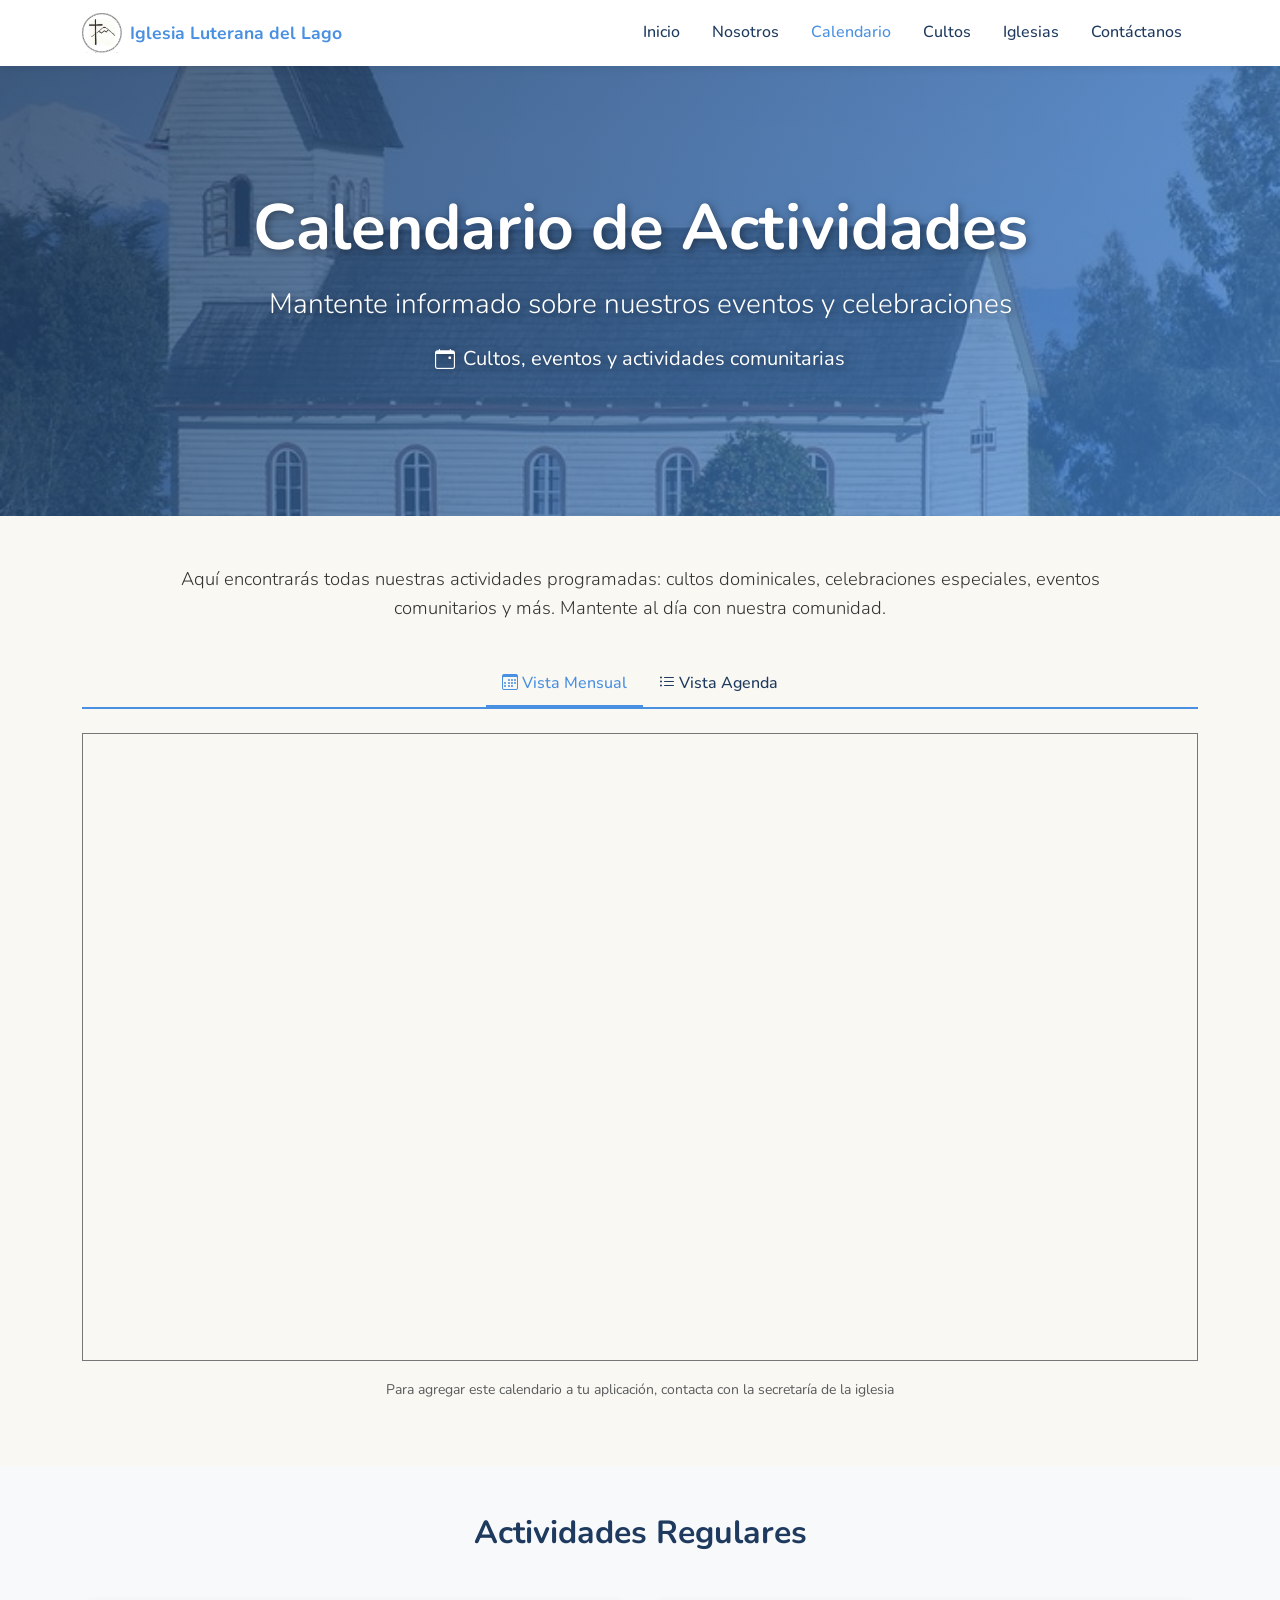
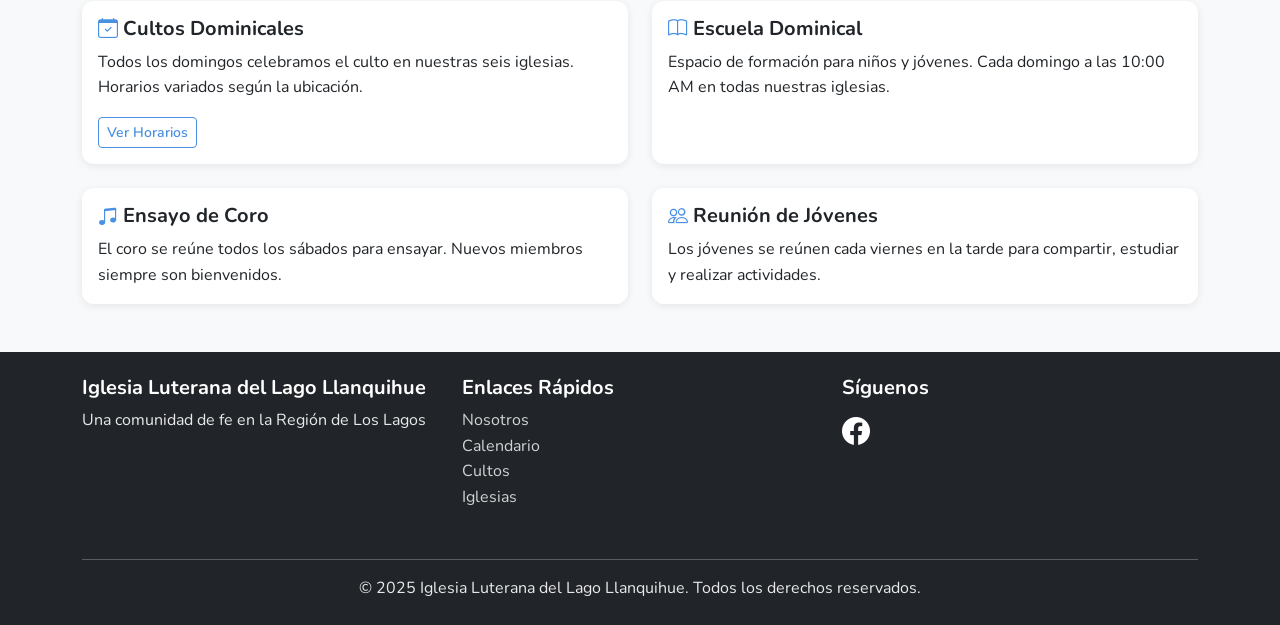
<file: calendario.html>
<!DOCTYPE html>
<html lang="es">
<head>
    <meta charset="UTF-8">
    <meta name="viewport" content="width=device-width, initial-scale=1.0">
    <meta name="description" content="Calendario de actividades y eventos de la Iglesia Luterana del Lago Llanquihue">
    <title>Calendario - Iglesia Luterana del Lago Llanquihue</title>
    
    <link href="https://cdn.jsdelivr.net/npm/bootstrap@5.3.2/dist/css/bootstrap.min.css" rel="stylesheet">
    <link rel="stylesheet" href="https://cdn.jsdelivr.net/npm/bootstrap-icons@1.11.1/font/bootstrap-icons.css">
    <link rel="preconnect" href="https://fonts.googleapis.com">
    <link rel="preconnect" href="https://fonts.gstatic.com" crossorigin>
    <link href="https://fonts.googleapis.com/css2?family=Nunito:wght@300;400;600;700&display=swap" rel="stylesheet">
    <link rel="stylesheet" href="css/styles.css">
</head>
<body>
    <nav class="navbar navbar-expand-lg navbar-light bg-white sticky-top shadow-sm">
        <div class="container">
            <a class="navbar-brand d-flex align-items-center" href="index.html">
                <img src="assets/img/logo.png" alt="Logo Iglesia Luterana" class="logo-img">
                <span class="ms-2 fw-bold text-primary">Iglesia Luterana del Lago</span>
            </a>
            <button class="navbar-toggler" type="button" data-bs-toggle="collapse" data-bs-target="#navbarNav" aria-controls="navbarNav" aria-expanded="false" aria-label="Toggle navigation">
                <span class="navbar-toggler-icon"></span>
            </button>
            <div class="collapse navbar-collapse" id="navbarNav">
                <ul class="navbar-nav ms-auto">
                    <li class="nav-item">
                        <a class="nav-link" href="index.html">Inicio</a>
                    </li>
                    <li class="nav-item">
                        <a class="nav-link" href="nosotros.html">Nosotros</a>
                    </li>
                    <li class="nav-item">
                        <a class="nav-link active" href="calendario.html">Calendario</a>
                    </li>
                    <li class="nav-item">
                        <a class="nav-link" href="cultos.html">Cultos</a>
                    </li>
                    <li class="nav-item">
                        <a class="nav-link" href="iglesias.html">Iglesias</a>
                    </li>
                    <li class="nav-item">
                        <a class="nav-link" href="contacto.html">Contáctanos</a>
                    </li>
                </ul>
            </div>
        </div>
    </nav>

    <section class="hero-image" style="background-image: url('assets/img/church-white.jpg');">
        <div class="container text-center">
            <h1 class="display-3 fw-bold mb-3">Calendario de Actividades</h1>
            <p class="lead fs-3">Mantente informado sobre nuestros eventos y celebraciones</p>
            <p class="fs-5"><i class="bi bi-calendar-event me-2"></i>Cultos, eventos y actividades comunitarias</p>
        </div>
    </section>

    <section class="py-5">
        <div class="container">
            <div class="row justify-content-center mb-4">
                <div class="col-lg-10">
                    <p class="lead text-center">Aquí encontrarás todas nuestras actividades programadas: cultos dominicales, celebraciones especiales, eventos comunitarios y más. Mantente al día con nuestra comunidad.</p>
                </div>
            </div>

            <ul class="nav nav-tabs justify-content-center mb-4" id="calendarTabs" role="tablist">
                <li class="nav-item" role="presentation">
                    <button class="nav-link active" id="mensual-tab" data-bs-toggle="tab" data-bs-target="#mensual" type="button" role="tab" aria-controls="mensual" aria-selected="true">
                        <i class="bi bi-calendar3"></i> Vista Mensual
                    </button>
                </li>
                <li class="nav-item" role="presentation">
                    <button class="nav-link" id="agenda-tab" data-bs-toggle="tab" data-bs-target="#agenda" type="button" role="tab" aria-controls="agenda" aria-selected="false">
                        <i class="bi bi-list-ul"></i> Vista Agenda
                    </button>
                </li>
            </ul>

            <div class="tab-content" id="calendarTabsContent">
                <div class="tab-pane fade show active" id="mensual" role="tabpanel" aria-labelledby="mensual-tab">
                    <div class="ratio ratio-16x9">
                        <iframe src="https://calendar.google.com/calendar/embed?height=600&wkst=1&ctz=America%2FSantiago&showTitle=0&showNav=1&showDate=1&showPrint=0&showTabs=1&showCalendars=0&mode=MONTH" style="border:solid 1px #777" frameborder="0" scrolling="no" title="Calendario Mensual de la Iglesia"></iframe>
                    </div>
                    <p class="text-muted text-center mt-3">
                        <small>Para agregar este calendario a tu aplicación, contacta con la secretaría de la iglesia</small>
                    </p>
                </div>
                <div class="tab-pane fade" id="agenda" role="tabpanel" aria-labelledby="agenda-tab">
                    <div class="ratio ratio-16x9">
                        <iframe src="https://calendar.google.com/calendar/embed?height=600&wkst=1&ctz=America%2FSantiago&showTitle=0&showNav=1&showDate=1&showPrint=0&showTabs=1&showCalendars=0&mode=AGENDA" style="border:solid 1px #777" frameborder="0" scrolling="no" title="Calendario Agenda de la Iglesia"></iframe>
                    </div>
                    <p class="text-muted text-center mt-3">
                        <small>Para agregar este calendario a tu aplicación, contacta con la secretaría de la iglesia</small>
                    </p>
                </div>
            </div>
        </div>
    </section>

    <section class="py-5 bg-light">
        <div class="container">
            <h2 class="text-center mb-5">Actividades Regulares</h2>
            <div class="row g-4">
                <div class="col-md-6">
                    <div class="card h-100 shadow-sm">
                        <div class="card-body">
                            <h5 class="card-title"><i class="bi bi-calendar-check text-primary"></i> Cultos Dominicales</h5>
                            <p class="card-text">Todos los domingos celebramos el culto en nuestras seis iglesias. Horarios variados según la ubicación.</p>
                            <a href="iglesias.html" class="btn btn-sm btn-outline-primary">Ver Horarios</a>
                        </div>
                    </div>
                </div>
                <div class="col-md-6">
                    <div class="card h-100 shadow-sm">
                        <div class="card-body">
                            <h5 class="card-title"><i class="bi bi-book text-primary"></i> Escuela Dominical</h5>
                            <p class="card-text">Espacio de formación para niños y jóvenes. Cada domingo a las 10:00 AM en todas nuestras iglesias.</p>
                        </div>
                    </div>
                </div>
                <div class="col-md-6">
                    <div class="card h-100 shadow-sm">
                        <div class="card-body">
                            <h5 class="card-title"><i class="bi bi-music-note-beamed text-primary"></i> Ensayo de Coro</h5>
                            <p class="card-text">El coro se reúne todos los sábados para ensayar. Nuevos miembros siempre son bienvenidos.</p>
                        </div>
                    </div>
                </div>
                <div class="col-md-6">
                    <div class="card h-100 shadow-sm">
                        <div class="card-body">
                            <h5 class="card-title"><i class="bi bi-people text-primary"></i> Reunión de Jóvenes</h5>
                            <p class="card-text">Los jóvenes se reúnen cada viernes en la tarde para compartir, estudiar y realizar actividades.</p>
                        </div>
                    </div>
                </div>
            </div>
        </div>
    </section>

    <footer class="bg-dark text-white py-4">
        <div class="container">
            <div class="row">
                <div class="col-md-4 mb-3">
                    <h5>Iglesia Luterana del Lago Llanquihue</h5>
                    <p>Una comunidad de fe en la Región de Los Lagos</p>
                </div>
                <div class="col-md-4 mb-3">
                    <h5>Enlaces Rápidos</h5>
                    <ul class="list-unstyled">
                        <li><a href="nosotros.html" class="text-white-50">Nosotros</a></li>
                        <li><a href="calendario.html" class="text-white-50">Calendario</a></li>
                        <li><a href="cultos.html" class="text-white-50">Cultos</a></li>
                        <li><a href="iglesias.html" class="text-white-50">Iglesias</a></li>
                    </ul>
                </div>
                <div class="col-md-4 mb-3">
                    <h5>Síguenos</h5>
                    <a href="https://web.facebook.com/profile.php?id=100070098432222" target="_blank" rel="noopener" class="text-white fs-3 me-3">
                        <i class="bi bi-facebook"></i>
                    </a>
                </div>
            </div>
            <hr class="my-3 bg-white">
            <p class="text-center mb-0">&copy; 2025 Iglesia Luterana del Lago Llanquihue. Todos los derechos reservados.</p>
        </div>
    </footer>

    <script src="https://cdn.jsdelivr.net/npm/bootstrap@5.3.2/dist/js/bootstrap.bundle.min.js"></script>
    <script src="js/script.js"></script>
</body>
</html>
</file>
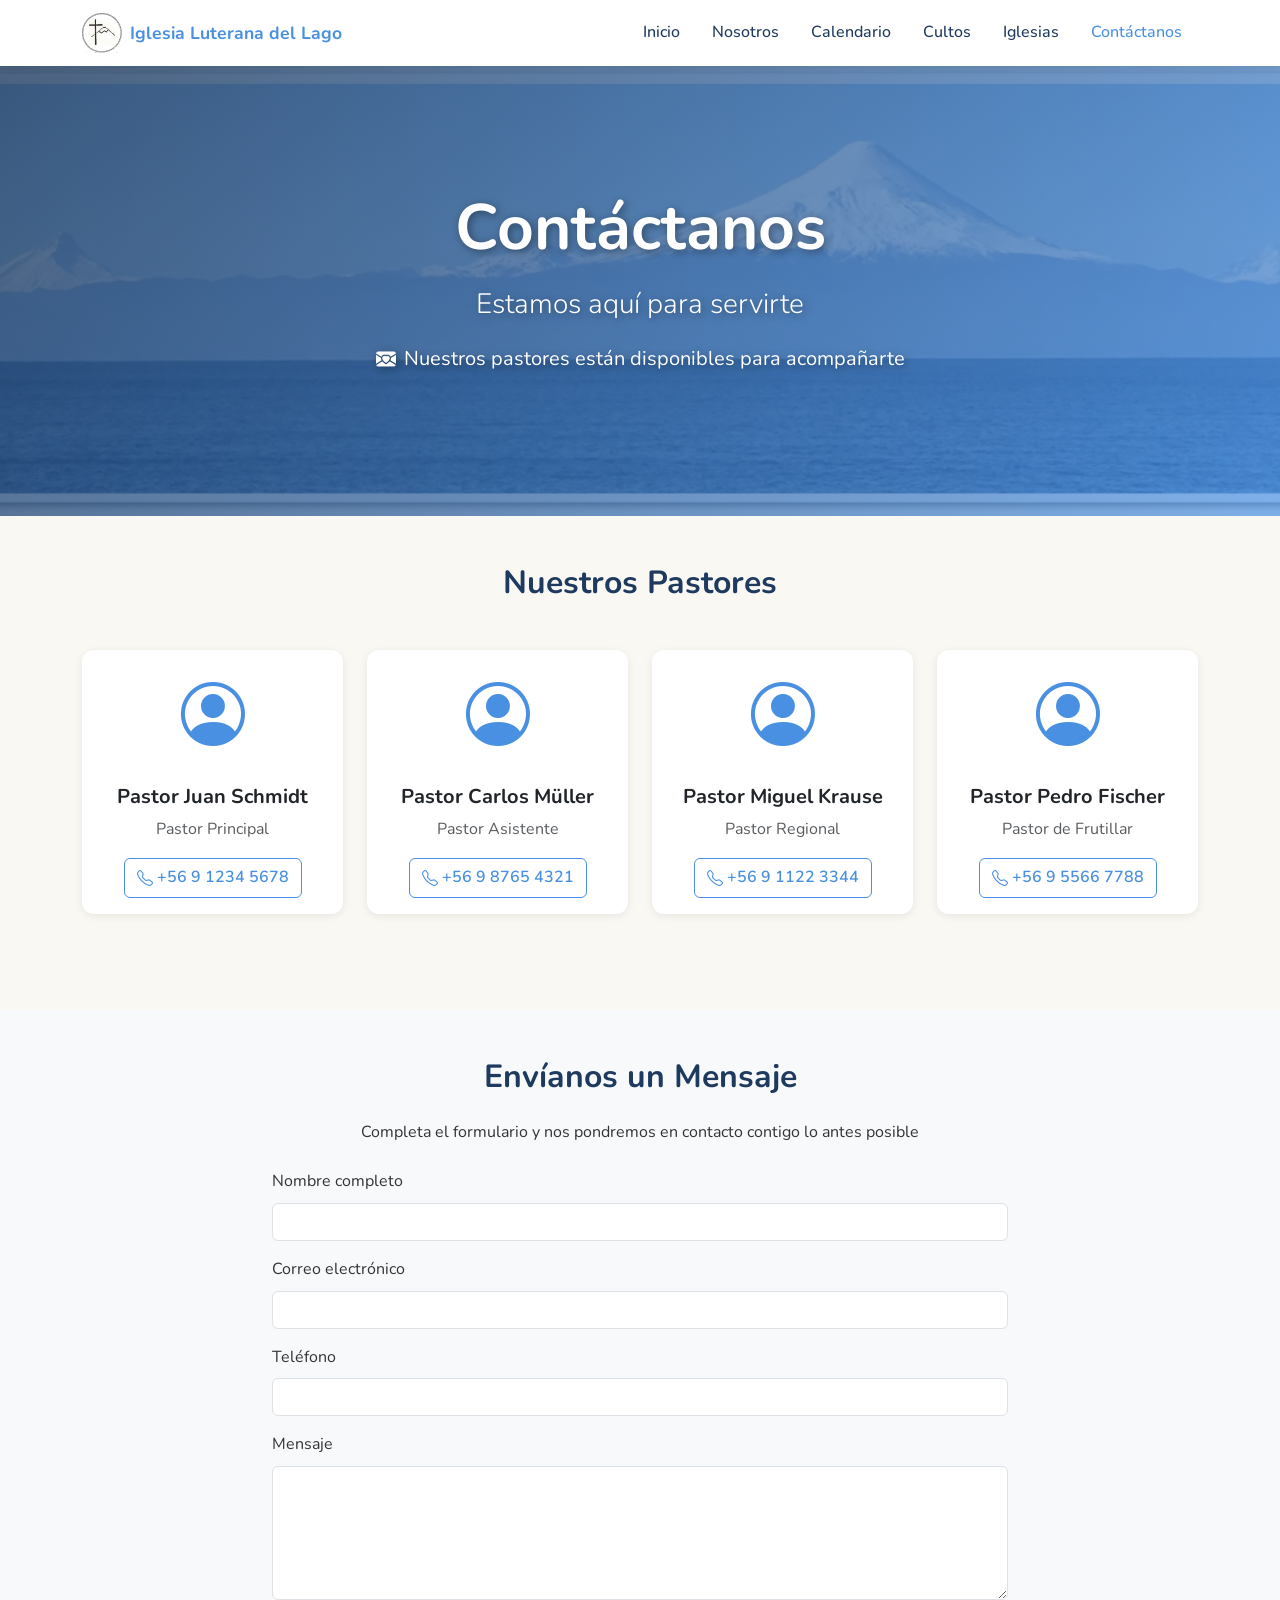
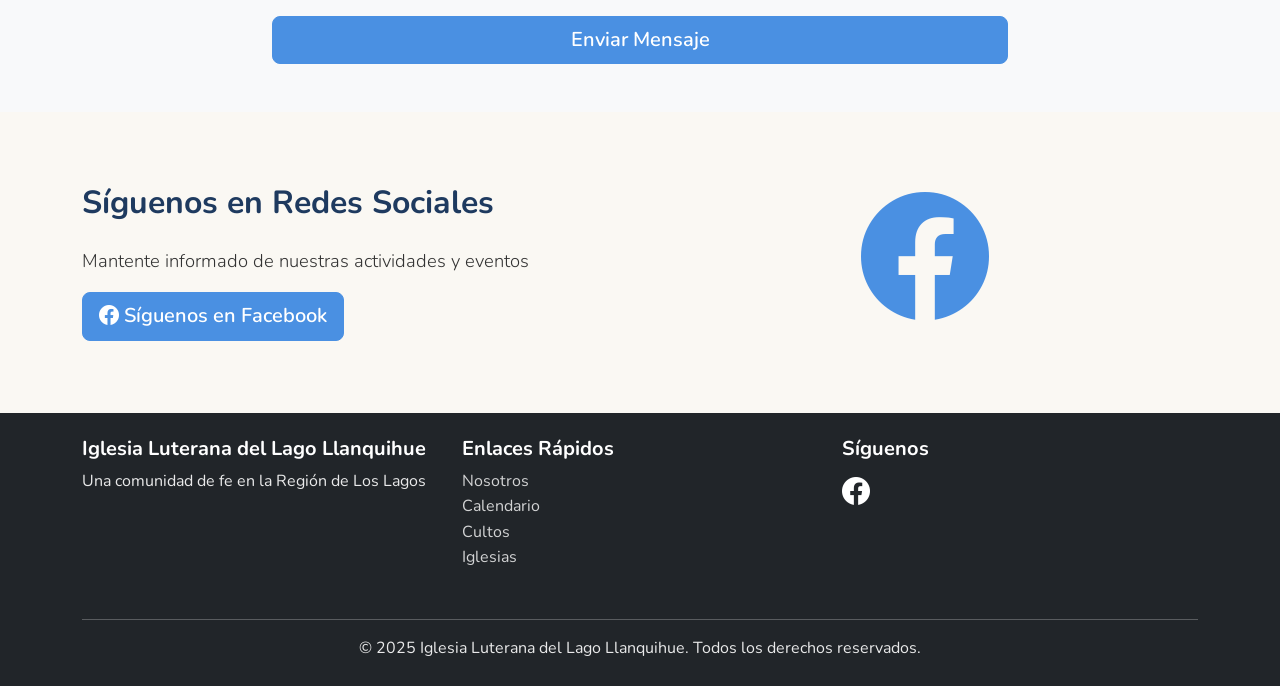
<file: contacto.html>
<!DOCTYPE html>
<html lang="es">
<head>
    <meta charset="UTF-8">
    <meta name="viewport" content="width=device-width, initial-scale=1.0">
    <meta name="description" content="Contacta con los pastores de la Iglesia Luterana del Lago Llanquihue">
    <title>Contáctanos - Iglesia Luterana del Lago Llanquihue</title>
    
    <link href="https://cdn.jsdelivr.net/npm/bootstrap@5.3.2/dist/css/bootstrap.min.css" rel="stylesheet">
    <link rel="stylesheet" href="https://cdn.jsdelivr.net/npm/bootstrap-icons@1.11.1/font/bootstrap-icons.css">
    <link rel="preconnect" href="https://fonts.googleapis.com">
    <link rel="preconnect" href="https://fonts.gstatic.com" crossorigin>
    <link href="https://fonts.googleapis.com/css2?family=Nunito:wght@300;400;600;700&display=swap" rel="stylesheet">
    <link rel="stylesheet" href="css/styles.css">
</head>
<body>
    <nav class="navbar navbar-expand-lg navbar-light bg-white sticky-top shadow-sm">
        <div class="container">
            <a class="navbar-brand d-flex align-items-center" href="index.html">
                <img src="assets/img/logo.png" alt="Logo Iglesia Luterana" class="logo-img">
                <span class="ms-2 fw-bold text-primary">Iglesia Luterana del Lago</span>
            </a>
            <button class="navbar-toggler" type="button" data-bs-toggle="collapse" data-bs-target="#navbarNav" aria-controls="navbarNav" aria-expanded="false" aria-label="Toggle navigation">
                <span class="navbar-toggler-icon"></span>
            </button>
            <div class="collapse navbar-collapse" id="navbarNav">
                <ul class="navbar-nav ms-auto">
                    <li class="nav-item">
                        <a class="nav-link" href="index.html">Inicio</a>
                    </li>
                    <li class="nav-item">
                        <a class="nav-link" href="nosotros.html">Nosotros</a>
                    </li>
                    <li class="nav-item">
                        <a class="nav-link" href="calendario.html">Calendario</a>
                    </li>
                    <li class="nav-item">
                        <a class="nav-link" href="cultos.html">Cultos</a>
                    </li>
                    <li class="nav-item">
                        <a class="nav-link" href="iglesias.html">Iglesias</a>
                    </li>
                    <li class="nav-item">
                        <a class="nav-link active" href="contacto.html">Contáctanos</a>
                    </li>
                </ul>
            </div>
        </div>
    </nav>

    <section class="hero-image" style="background-image: url('assets/img/lake-hero.png');">
        <div class="container text-center">
            <h1 class="display-3 fw-bold mb-3">Contáctanos</h1>
            <p class="lead fs-3">Estamos aquí para servirte</p>
            <p class="fs-5"><i class="bi bi-envelope-heart-fill me-2"></i>Nuestros pastores están disponibles para acompañarte</p>
        </div>
    </section>

    <section class="py-5">
        <div class="container">
            <h2 class="text-center mb-5">Nuestros Pastores</h2>
            <div class="row g-4 mb-5">
                <div class="col-md-6 col-lg-3">
                    <div class="card h-100 shadow-sm text-center">
                        <div class="card-body">
                            <i class="bi bi-person-circle text-primary" style="font-size: 4rem;"></i>
                            <h5 class="card-title mt-3">Pastor Juan Schmidt</h5>
                            <p class="text-muted">Pastor Principal</p>
                            <a href="tel:+56912345678" class="btn btn-outline-primary">
                                <i class="bi bi-telephone"></i> +56 9 1234 5678
                            </a>
                        </div>
                    </div>
                </div>
                <div class="col-md-6 col-lg-3">
                    <div class="card h-100 shadow-sm text-center">
                        <div class="card-body">
                            <i class="bi bi-person-circle text-primary" style="font-size: 4rem;"></i>
                            <h5 class="card-title mt-3">Pastor Carlos Müller</h5>
                            <p class="text-muted">Pastor Asistente</p>
                            <a href="tel:+56987654321" class="btn btn-outline-primary">
                                <i class="bi bi-telephone"></i> +56 9 8765 4321
                            </a>
                        </div>
                    </div>
                </div>
                <div class="col-md-6 col-lg-3">
                    <div class="card h-100 shadow-sm text-center">
                        <div class="card-body">
                            <i class="bi bi-person-circle text-primary" style="font-size: 4rem;"></i>
                            <h5 class="card-title mt-3">Pastor Miguel Krause</h5>
                            <p class="text-muted">Pastor Regional</p>
                            <a href="tel:+56911223344" class="btn btn-outline-primary">
                                <i class="bi bi-telephone"></i> +56 9 1122 3344
                            </a>
                        </div>
                    </div>
                </div>
                <div class="col-md-6 col-lg-3">
                    <div class="card h-100 shadow-sm text-center">
                        <div class="card-body">
                            <i class="bi bi-person-circle text-primary" style="font-size: 4rem;"></i>
                            <h5 class="card-title mt-3">Pastor Pedro Fischer</h5>
                            <p class="text-muted">Pastor de Frutillar</p>
                            <a href="tel:+56955667788" class="btn btn-outline-primary">
                                <i class="bi bi-telephone"></i> +56 9 5566 7788
                            </a>
                        </div>
                    </div>
                </div>
            </div>
        </div>
    </section>

    <section class="py-5 bg-light">
        <div class="container">
            <div class="row justify-content-center">
                <div class="col-lg-8">
                    <h2 class="text-center mb-4">Envíanos un Mensaje</h2>
                    <p class="text-center mb-4">Completa el formulario y nos pondremos en contacto contigo lo antes posible</p>
                    
                    <form id="contactForm">
                        <div class="mb-3">
                            <label for="nombre" class="form-label">Nombre completo</label>
                            <input type="text" class="form-control" id="nombre" name="nombre" required>
                        </div>
                        <div class="mb-3">
                            <label for="email" class="form-label">Correo electrónico</label>
                            <input type="email" class="form-control" id="email" name="email" required>
                        </div>
                        <div class="mb-3">
                            <label for="telefono" class="form-label">Teléfono</label>
                            <input type="tel" class="form-control" id="telefono" name="telefono">
                        </div>
                        <div class="mb-3">
                            <label for="mensaje" class="form-label">Mensaje</label>
                            <textarea class="form-control" id="mensaje" name="mensaje" rows="5" required></textarea>
                        </div>
                        <div class="d-grid">
                            <button type="submit" class="btn btn-primary btn-lg">Enviar Mensaje</button>
                        </div>
                    </form>

                    <div id="formMessage" class="alert mt-3" role="alert" style="display: none;"></div>
                </div>
            </div>
        </div>
    </section>

    <section class="py-5">
        <div class="container">
            <div class="row align-items-center">
                <div class="col-md-6 mb-4 mb-md-0">
                    <h2 class="mb-4">Síguenos en Redes Sociales</h2>
                    <p class="lead">Mantente informado de nuestras actividades y eventos</p>
                    <a href="https://web.facebook.com/profile.php?id=100070098432222" target="_blank" rel="noopener" class="btn btn-primary btn-lg">
                        <i class="bi bi-facebook"></i> Síguenos en Facebook
                    </a>
                </div>
                <div class="col-md-6 text-center">
                    <i class="bi bi-facebook text-primary" style="font-size: 8rem;"></i>
                </div>
            </div>
        </div>
    </section>

    <footer class="bg-dark text-white py-4">
        <div class="container">
            <div class="row">
                <div class="col-md-4 mb-3">
                    <h5>Iglesia Luterana del Lago Llanquihue</h5>
                    <p>Una comunidad de fe en la Región de Los Lagos</p>
                </div>
                <div class="col-md-4 mb-3">
                    <h5>Enlaces Rápidos</h5>
                    <ul class="list-unstyled">
                        <li><a href="nosotros.html" class="text-white-50">Nosotros</a></li>
                        <li><a href="calendario.html" class="text-white-50">Calendario</a></li>
                        <li><a href="cultos.html" class="text-white-50">Cultos</a></li>
                        <li><a href="iglesias.html" class="text-white-50">Iglesias</a></li>
                    </ul>
                </div>
                <div class="col-md-4 mb-3">
                    <h5>Síguenos</h5>
                    <a href="https://web.facebook.com/profile.php?id=100070098432222" target="_blank" rel="noopener" class="text-white fs-3 me-3">
                        <i class="bi bi-facebook"></i>
                    </a>
                </div>
            </div>
            <hr class="my-3 bg-white">
            <p class="text-center mb-0">&copy; 2025 Iglesia Luterana del Lago Llanquihue. Todos los derechos reservados.</p>
        </div>
    </footer>

    <script src="https://cdn.jsdelivr.net/npm/bootstrap@5.3.2/dist/js/bootstrap.bundle.min.js"></script>
    <script src="js/script.js"></script>
</body>
</html>
</file>
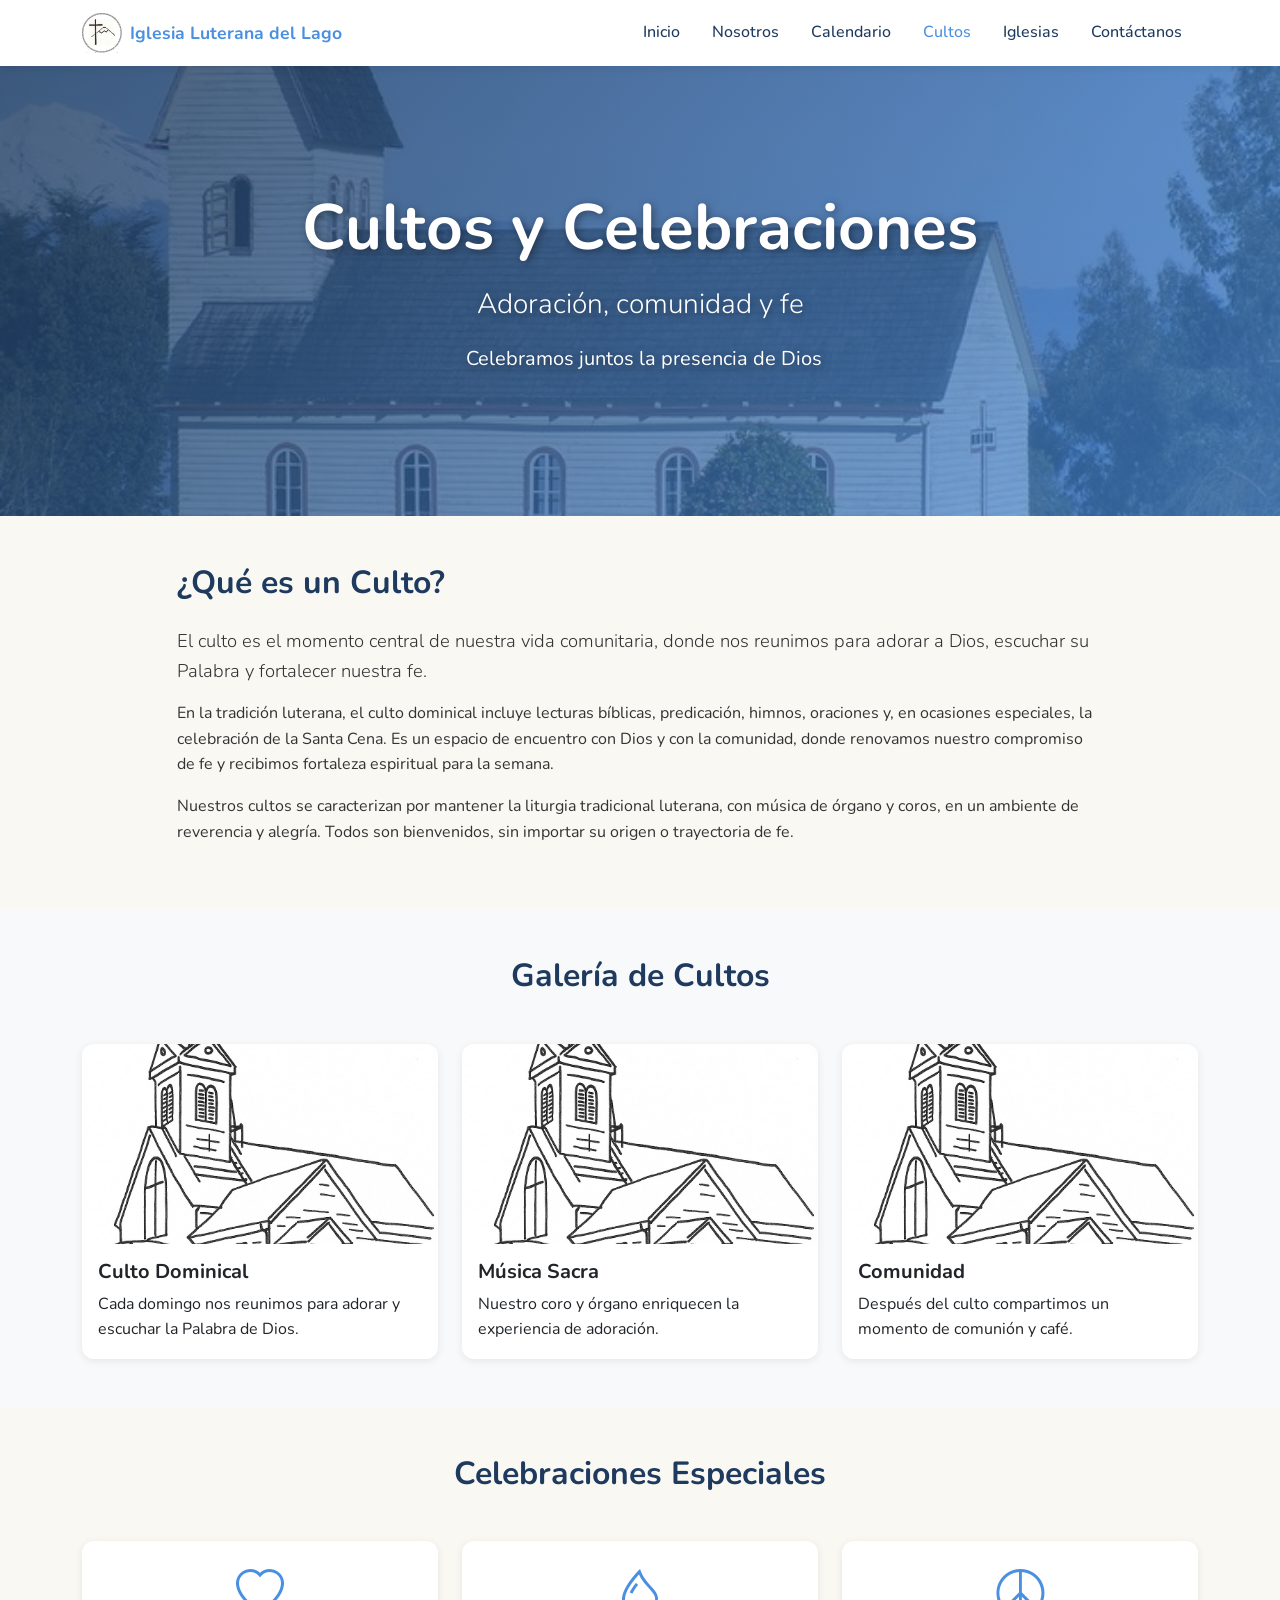
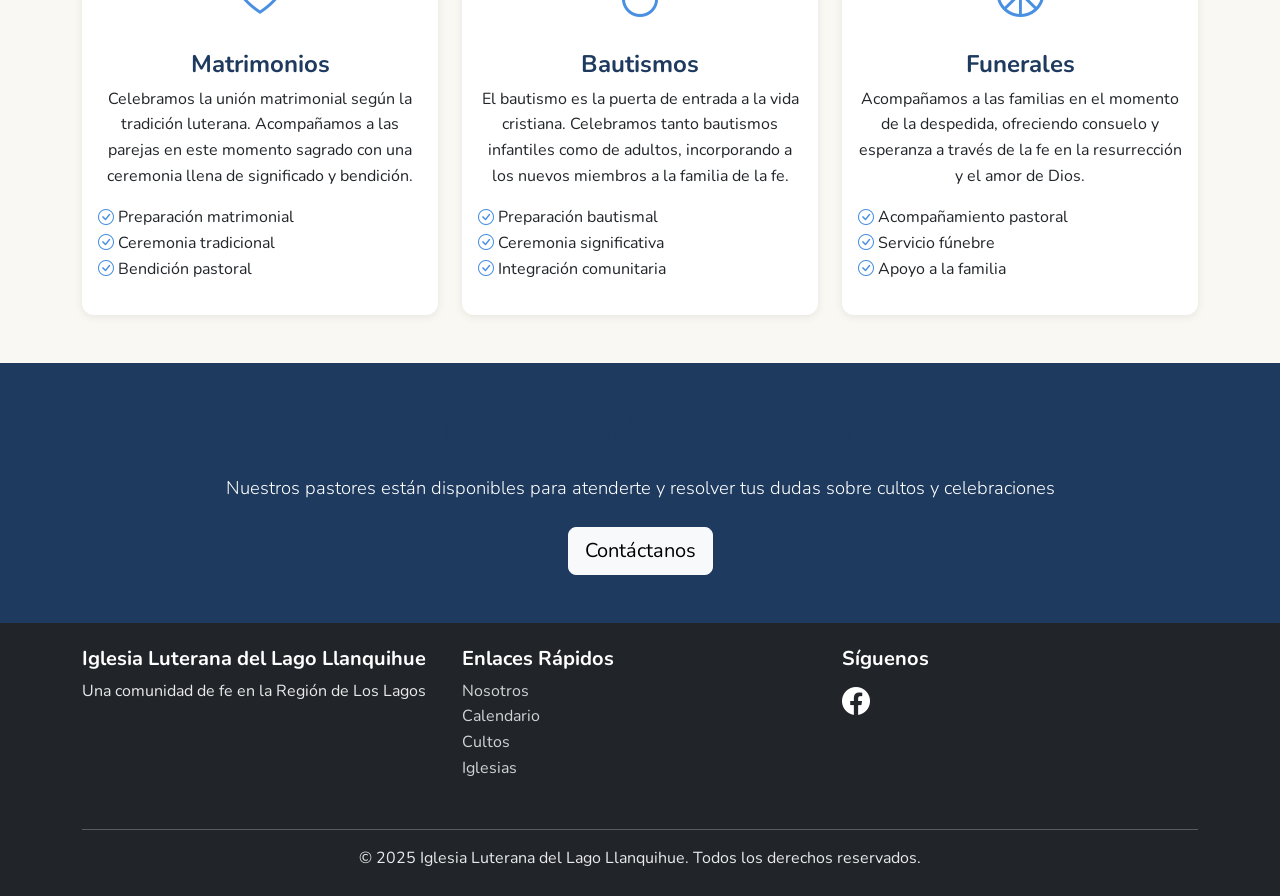
<file: cultos.html>
<!DOCTYPE html>
<html lang="es">
<head>
    <meta charset="UTF-8">
    <meta name="viewport" content="width=device-width, initial-scale=1.0">
    <meta name="description" content="Cultos y celebraciones en la Iglesia Luterana del Lago Llanquihue">
    <title>Cultos - Iglesia Luterana del Lago Llanquihue</title>
    
    <link href="https://cdn.jsdelivr.net/npm/bootstrap@5.3.2/dist/css/bootstrap.min.css" rel="stylesheet">
    <link rel="stylesheet" href="https://cdn.jsdelivr.net/npm/bootstrap-icons@1.11.1/font/bootstrap-icons.css">
    <link rel="preconnect" href="https://fonts.googleapis.com">
    <link rel="preconnect" href="https://fonts.gstatic.com" crossorigin>
    <link href="https://fonts.googleapis.com/css2?family=Nunito:wght@300;400;600;700&display=swap" rel="stylesheet">
    <link rel="stylesheet" href="css/styles.css">
</head>
<body>
    <nav class="navbar navbar-expand-lg navbar-light bg-white sticky-top shadow-sm">
        <div class="container">
            <a class="navbar-brand d-flex align-items-center" href="index.html">
                <img src="assets/img/logo.png" alt="Logo Iglesia Luterana" class="logo-img">
                <span class="ms-2 fw-bold text-primary">Iglesia Luterana del Lago</span>
            </a>
            <button class="navbar-toggler" type="button" data-bs-toggle="collapse" data-bs-target="#navbarNav" aria-controls="navbarNav" aria-expanded="false" aria-label="Toggle navigation">
                <span class="navbar-toggler-icon"></span>
            </button>
            <div class="collapse navbar-collapse" id="navbarNav">
                <ul class="navbar-nav ms-auto">
                    <li class="nav-item">
                        <a class="nav-link" href="index.html">Inicio</a>
                    </li>
                    <li class="nav-item">
                        <a class="nav-link" href="nosotros.html">Nosotros</a>
                    </li>
                    <li class="nav-item">
                        <a class="nav-link" href="calendario.html">Calendario</a>
                    </li>
                    <li class="nav-item">
                        <a class="nav-link active" href="cultos.html">Cultos</a>
                    </li>
                    <li class="nav-item">
                        <a class="nav-link" href="iglesias.html">Iglesias</a>
                    </li>
                    <li class="nav-item">
                        <a class="nav-link" href="contacto.html">Contáctanos</a>
                    </li>
                </ul>
            </div>
        </div>
    </nav>

    <section class="hero-image" style="background-image: url('assets/img/church-white.jpg');">
        <div class="container text-center">
            <h1 class="display-3 fw-bold mb-3">Cultos y Celebraciones</h1>
            <p class="lead fs-3">Adoración, comunidad y fe</p>
            <p class="fs-5"><i class="bi bi-cross2 me-2"></i>Celebramos juntos la presencia de Dios</p>
        </div>
    </section>

    <section class="py-5">
        <div class="container">
            <div class="row justify-content-center">
                <div class="col-lg-10">
                    <h2 class="mb-4">¿Qué es un Culto?</h2>
                    <p class="lead">El culto es el momento central de nuestra vida comunitaria, donde nos reunimos para adorar a Dios, escuchar su Palabra y fortalecer nuestra fe.</p>
                    
                    <p>En la tradición luterana, el culto dominical incluye lecturas bíblicas, predicación, himnos, oraciones y, en ocasiones especiales, la celebración de la Santa Cena. Es un espacio de encuentro con Dios y con la comunidad, donde renovamos nuestro compromiso de fe y recibimos fortaleza espiritual para la semana.</p>
                    
                    <p>Nuestros cultos se caracterizan por mantener la liturgia tradicional luterana, con música de órgano y coros, en un ambiente de reverencia y alegría. Todos son bienvenidos, sin importar su origen o trayectoria de fe.</p>
                </div>
            </div>
        </div>
    </section>

    <section class="py-5 bg-light">
        <div class="container">
            <h2 class="text-center mb-5">Galería de Cultos</h2>
            <div class="row g-4">
                <div class="col-md-4">
                    <div class="card shadow-sm">
                        <img src="assets/img/church.png" class="card-img-top" alt="Culto Dominical">
                        <div class="card-body">
                            <h5 class="card-title">Culto Dominical</h5>
                            <p class="card-text">Cada domingo nos reunimos para adorar y escuchar la Palabra de Dios.</p>
                        </div>
                    </div>
                </div>
                <div class="col-md-4">
                    <div class="card shadow-sm">
                        <img src="assets/img/church.png" class="card-img-top" alt="Coro de la Iglesia">
                        <div class="card-body">
                            <h5 class="card-title">Música Sacra</h5>
                            <p class="card-text">Nuestro coro y órgano enriquecen la experiencia de adoración.</p>
                        </div>
                    </div>
                </div>
                <div class="col-md-4">
                    <div class="card shadow-sm">
                        <img src="assets/img/church.png" class="card-img-top" alt="Comunidad">
                        <div class="card-body">
                            <h5 class="card-title">Comunidad</h5>
                            <p class="card-text">Después del culto compartimos un momento de comunión y café.</p>
                        </div>
                    </div>
                </div>
            </div>
        </div>
    </section>

    <section class="py-5">
        <div class="container">
            <h2 class="text-center mb-5">Celebraciones Especiales</h2>
            <div class="row g-4">
                <div class="col-lg-4">
                    <div class="card h-100 shadow-sm">
                        <div class="card-body text-center">
                            <i class="bi bi-heart text-primary" style="font-size: 3rem;"></i>
                            <h4 class="mt-3">Matrimonios</h4>
                            <p class="card-text">Celebramos la unión matrimonial según la tradición luterana. Acompañamos a las parejas en este momento sagrado con una ceremonia llena de significado y bendición.</p>
                            <ul class="list-unstyled text-start mt-3">
                                <li><i class="bi bi-check-circle text-primary"></i> Preparación matrimonial</li>
                                <li><i class="bi bi-check-circle text-primary"></i> Ceremonia tradicional</li>
                                <li><i class="bi bi-check-circle text-primary"></i> Bendición pastoral</li>
                            </ul>
                        </div>
                    </div>
                </div>
                <div class="col-lg-4">
                    <div class="card h-100 shadow-sm">
                        <div class="card-body text-center">
                            <i class="bi bi-droplet text-primary" style="font-size: 3rem;"></i>
                            <h4 class="mt-3">Bautismos</h4>
                            <p class="card-text">El bautismo es la puerta de entrada a la vida cristiana. Celebramos tanto bautismos infantiles como de adultos, incorporando a los nuevos miembros a la familia de la fe.</p>
                            <ul class="list-unstyled text-start mt-3">
                                <li><i class="bi bi-check-circle text-primary"></i> Preparación bautismal</li>
                                <li><i class="bi bi-check-circle text-primary"></i> Ceremonia significativa</li>
                                <li><i class="bi bi-check-circle text-primary"></i> Integración comunitaria</li>
                            </ul>
                        </div>
                    </div>
                </div>
                <div class="col-lg-4">
                    <div class="card h-100 shadow-sm">
                        <div class="card-body text-center">
                            <i class="bi bi-peace text-primary" style="font-size: 3rem;"></i>
                            <h4 class="mt-3">Funerales</h4>
                            <p class="card-text">Acompañamos a las familias en el momento de la despedida, ofreciendo consuelo y esperanza a través de la fe en la resurrección y el amor de Dios.</p>
                            <ul class="list-unstyled text-start mt-3">
                                <li><i class="bi bi-check-circle text-primary"></i> Acompañamiento pastoral</li>
                                <li><i class="bi bi-check-circle text-primary"></i> Servicio fúnebre</li>
                                <li><i class="bi bi-check-circle text-primary"></i> Apoyo a la familia</li>
                            </ul>
                        </div>
                    </div>
                </div>
            </div>
        </div>
    </section>

    <section class="py-5 bg-primary text-white">
        <div class="container text-center">
            <h2 class="mb-4">¿Necesitas más información?</h2>
            <p class="lead mb-4">Nuestros pastores están disponibles para atenderte y resolver tus dudas sobre cultos y celebraciones</p>
            <a href="contacto.html" class="btn btn-light btn-lg">Contáctanos</a>
        </div>
    </section>

    <footer class="bg-dark text-white py-4">
        <div class="container">
            <div class="row">
                <div class="col-md-4 mb-3">
                    <h5>Iglesia Luterana del Lago Llanquihue</h5>
                    <p>Una comunidad de fe en la Región de Los Lagos</p>
                </div>
                <div class="col-md-4 mb-3">
                    <h5>Enlaces Rápidos</h5>
                    <ul class="list-unstyled">
                        <li><a href="nosotros.html" class="text-white-50">Nosotros</a></li>
                        <li><a href="calendario.html" class="text-white-50">Calendario</a></li>
                        <li><a href="cultos.html" class="text-white-50">Cultos</a></li>
                        <li><a href="iglesias.html" class="text-white-50">Iglesias</a></li>
                    </ul>
                </div>
                <div class="col-md-4 mb-3">
                    <h5>Síguenos</h5>
                    <a href="https://web.facebook.com/profile.php?id=100070098432222" target="_blank" rel="noopener" class="text-white fs-3 me-3">
                        <i class="bi bi-facebook"></i>
                    </a>
                </div>
            </div>
            <hr class="my-3 bg-white">
            <p class="text-center mb-0">&copy; 2025 Iglesia Luterana del Lago Llanquihue. Todos los derechos reservados.</p>
        </div>
    </footer>

    <script src="https://cdn.jsdelivr.net/npm/bootstrap@5.3.2/dist/js/bootstrap.bundle.min.js"></script>
    <script src="js/script.js"></script>
</body>
</html>
</file>
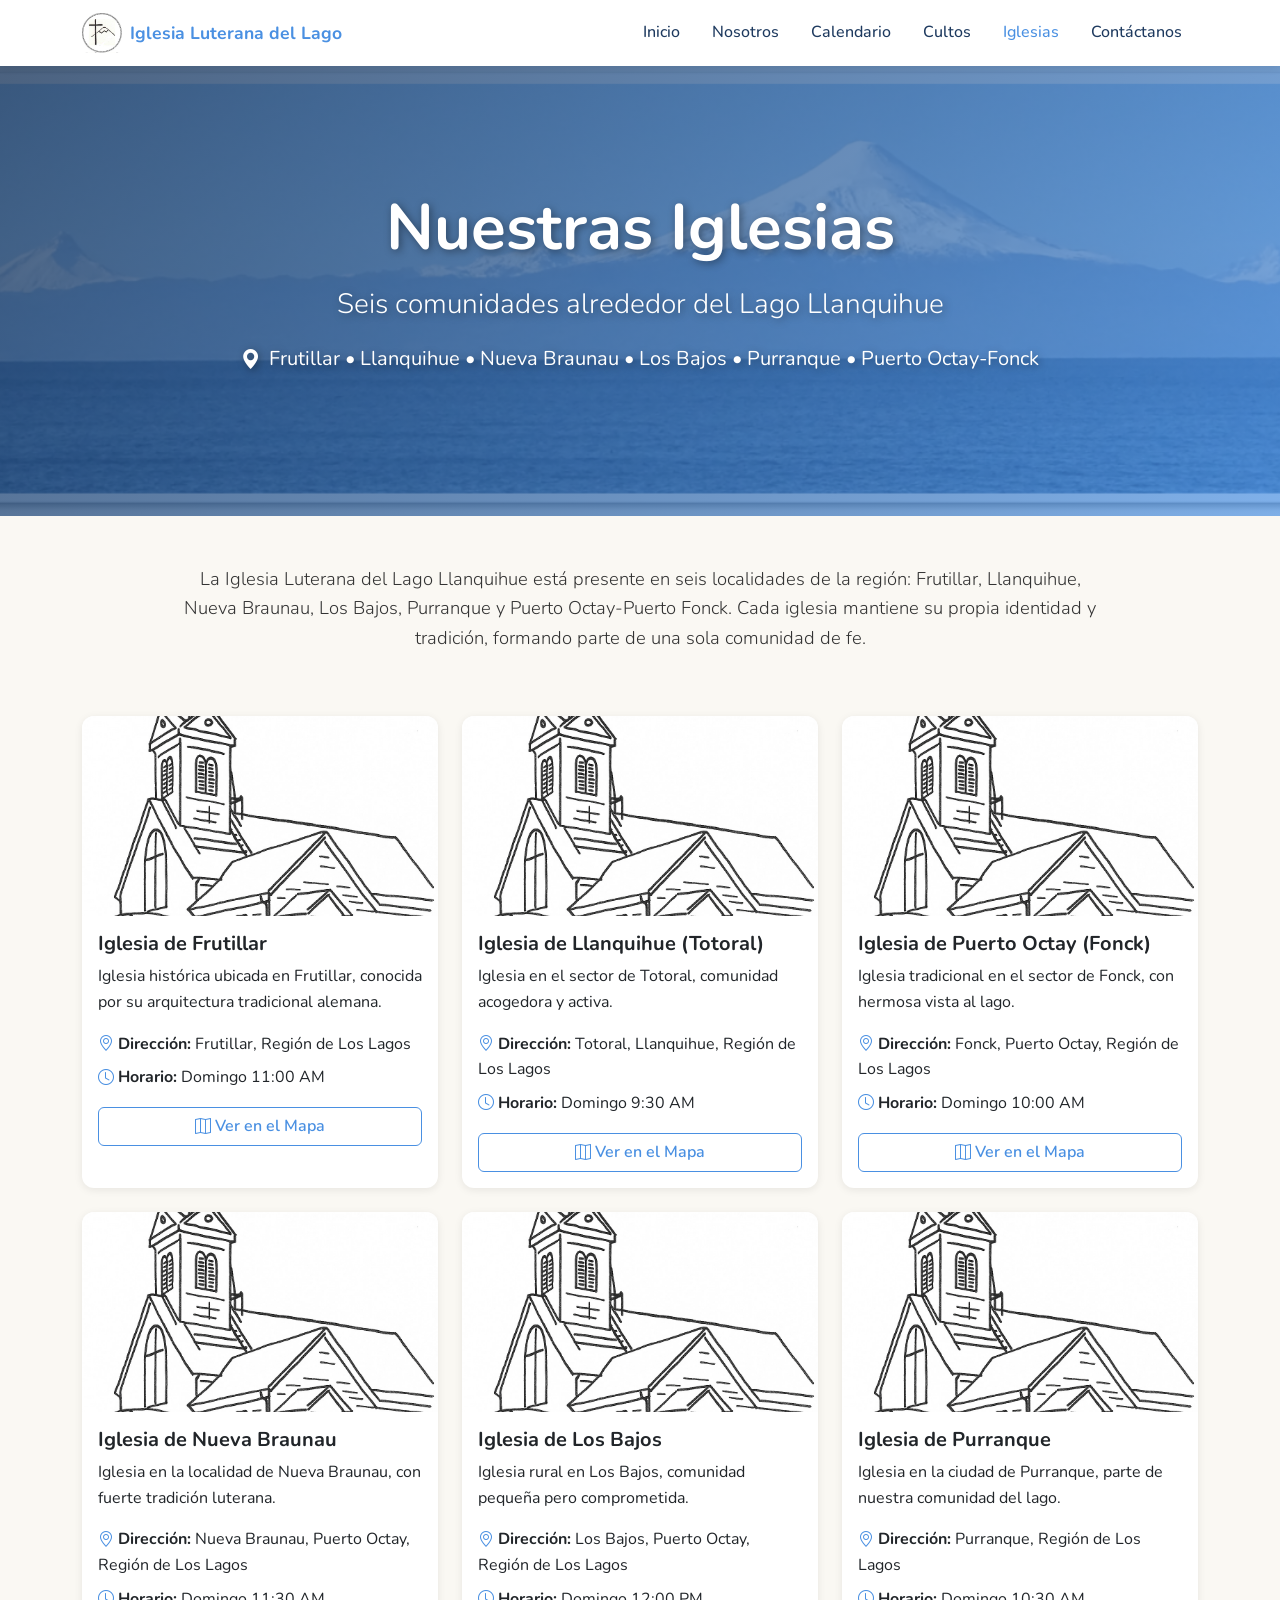
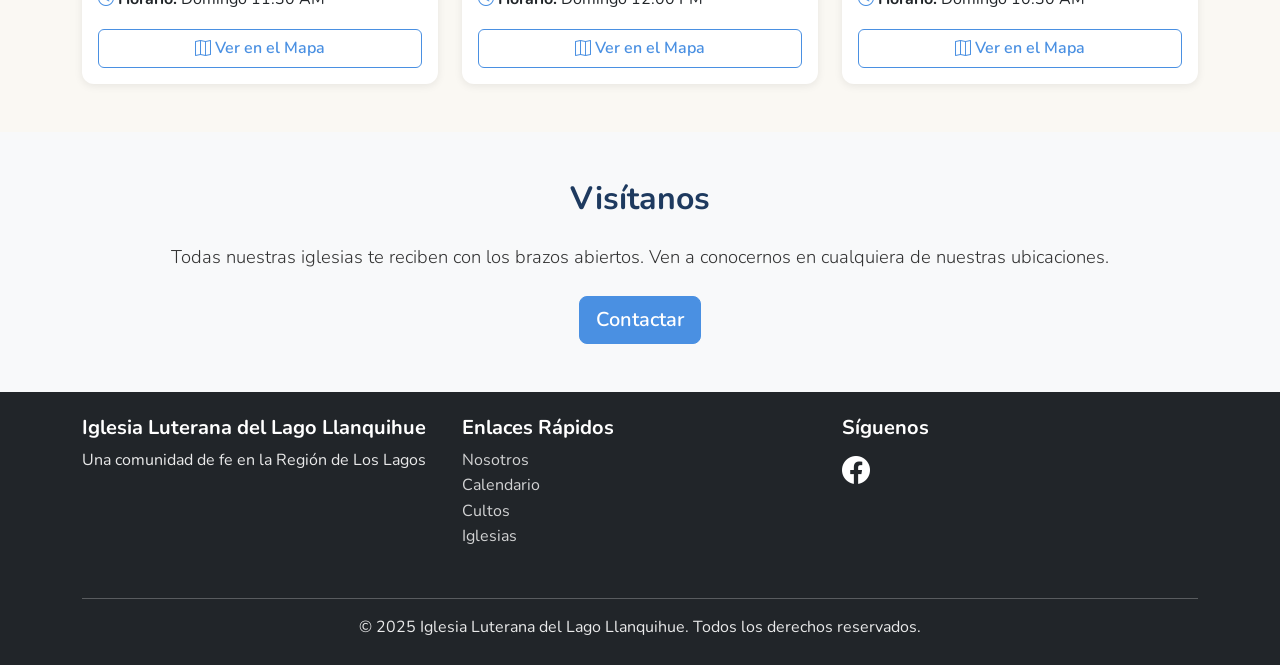
<file: iglesias.html>
<!DOCTYPE html>
<html lang="es">
<head>
    <meta charset="UTF-8">
    <meta name="viewport" content="width=device-width, initial-scale=1.0">
    <meta name="description" content="Ubicaciones de las iglesias luteranas alrededor del Lago Llanquihue">
    <title>Nuestras Iglesias - Iglesia Luterana del Lago Llanquihue</title>
    
    <link href="https://cdn.jsdelivr.net/npm/bootstrap@5.3.2/dist/css/bootstrap.min.css" rel="stylesheet">
    <link rel="stylesheet" href="https://cdn.jsdelivr.net/npm/bootstrap-icons@1.11.1/font/bootstrap-icons.css">
    <link rel="preconnect" href="https://fonts.googleapis.com">
    <link rel="preconnect" href="https://fonts.gstatic.com" crossorigin>
    <link href="https://fonts.googleapis.com/css2?family=Nunito:wght@300;400;600;700&display=swap" rel="stylesheet">
    <link rel="stylesheet" href="css/styles.css">
</head>
<body>
    <nav class="navbar navbar-expand-lg navbar-light bg-white sticky-top shadow-sm">
        <div class="container">
            <a class="navbar-brand d-flex align-items-center" href="index.html">
                <img src="assets/img/logo.png" alt="Logo Iglesia Luterana" class="logo-img">
                <span class="ms-2 fw-bold text-primary">Iglesia Luterana del Lago</span>
            </a>
            <button class="navbar-toggler" type="button" data-bs-toggle="collapse" data-bs-target="#navbarNav" aria-controls="navbarNav" aria-expanded="false" aria-label="Toggle navigation">
                <span class="navbar-toggler-icon"></span>
            </button>
            <div class="collapse navbar-collapse" id="navbarNav">
                <ul class="navbar-nav ms-auto">
                    <li class="nav-item">
                        <a class="nav-link" href="index.html">Inicio</a>
                    </li>
                    <li class="nav-item">
                        <a class="nav-link" href="nosotros.html">Nosotros</a>
                    </li>
                    <li class="nav-item">
                        <a class="nav-link" href="calendario.html">Calendario</a>
                    </li>
                    <li class="nav-item">
                        <a class="nav-link" href="cultos.html">Cultos</a>
                    </li>
                    <li class="nav-item">
                        <a class="nav-link active" href="iglesias.html">Iglesias</a>
                    </li>
                    <li class="nav-item">
                        <a class="nav-link" href="contacto.html">Contáctanos</a>
                    </li>
                </ul>
            </div>
        </div>
    </nav>

    <section class="hero-image" style="background-image: url('assets/img/lake-hero.png');">
        <div class="container text-center">
            <h1 class="display-3 fw-bold mb-3">Nuestras Iglesias</h1>
            <p class="lead fs-3">Seis comunidades alrededor del Lago Llanquihue</p>
            <p class="fs-5"><i class="bi bi-geo-alt-fill me-2"></i>Frutillar • Llanquihue • Nueva Braunau • Los Bajos • Purranque • Puerto Octay-Fonck</p>
        </div>
    </section>

    <section class="py-5">
        <div class="container">
            <div class="row justify-content-center mb-5">
                <div class="col-lg-10 text-center">
                    <p class="lead">La Iglesia Luterana del Lago Llanquihue está presente en seis localidades de la región: Frutillar, Llanquihue, Nueva Braunau, Los Bajos, Purranque y Puerto Octay-Puerto Fonck. Cada iglesia mantiene su propia identidad y tradición, formando parte de una sola comunidad de fe.</p>
                </div>
            </div>

            <div id="iglesias-container" class="row g-4">
                <div class="col-12 text-center">
                    <div class="spinner-border text-primary" role="status">
                        <span class="visually-hidden">Cargando iglesias...</span>
                    </div>
                </div>
            </div>
        </div>
    </section>

    <section class="py-5 bg-light">
        <div class="container text-center">
            <h2 class="mb-4">Visítanos</h2>
            <p class="lead mb-4">Todas nuestras iglesias te reciben con los brazos abiertos. Ven a conocernos en cualquiera de nuestras ubicaciones.</p>
            <a href="contacto.html" class="btn btn-primary btn-lg">Contactar</a>
        </div>
    </section>

    <footer class="bg-dark text-white py-4">
        <div class="container">
            <div class="row">
                <div class="col-md-4 mb-3">
                    <h5>Iglesia Luterana del Lago Llanquihue</h5>
                    <p>Una comunidad de fe en la Región de Los Lagos</p>
                </div>
                <div class="col-md-4 mb-3">
                    <h5>Enlaces Rápidos</h5>
                    <ul class="list-unstyled">
                        <li><a href="nosotros.html" class="text-white-50">Nosotros</a></li>
                        <li><a href="calendario.html" class="text-white-50">Calendario</a></li>
                        <li><a href="cultos.html" class="text-white-50">Cultos</a></li>
                        <li><a href="iglesias.html" class="text-white-50">Iglesias</a></li>
                    </ul>
                </div>
                <div class="col-md-4 mb-3">
                    <h5>Síguenos</h5>
                    <a href="https://web.facebook.com/profile.php?id=100070098432222" target="_blank" rel="noopener" class="text-white fs-3 me-3">
                        <i class="bi bi-facebook"></i>
                    </a>
                </div>
            </div>
            <hr class="my-3 bg-white">
            <p class="text-center mb-0">&copy; 2025 Iglesia Luterana del Lago Llanquihue. Todos los derechos reservados.</p>
        </div>
    </footer>

    <script src="https://cdn.jsdelivr.net/npm/bootstrap@5.3.2/dist/js/bootstrap.bundle.min.js"></script>
    <script src="js/script.js"></script>
</body>
</html>
</file>
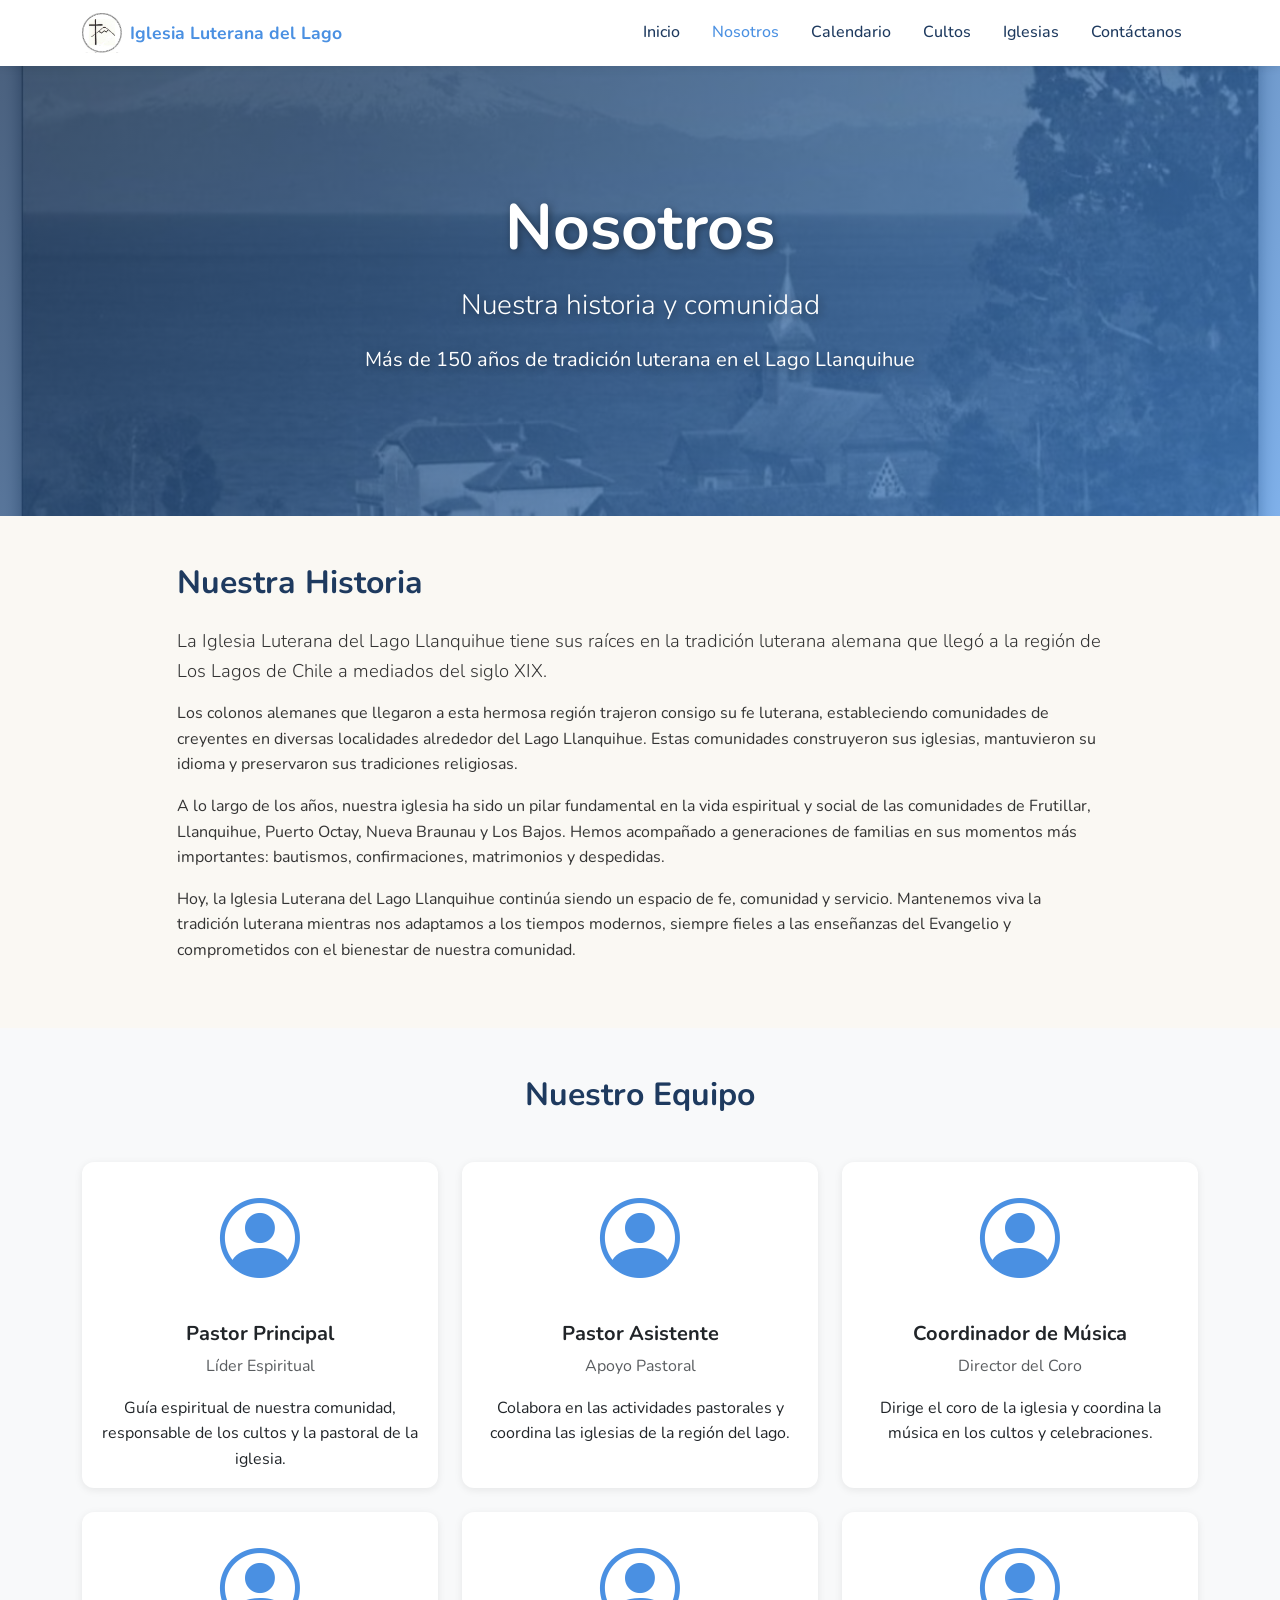
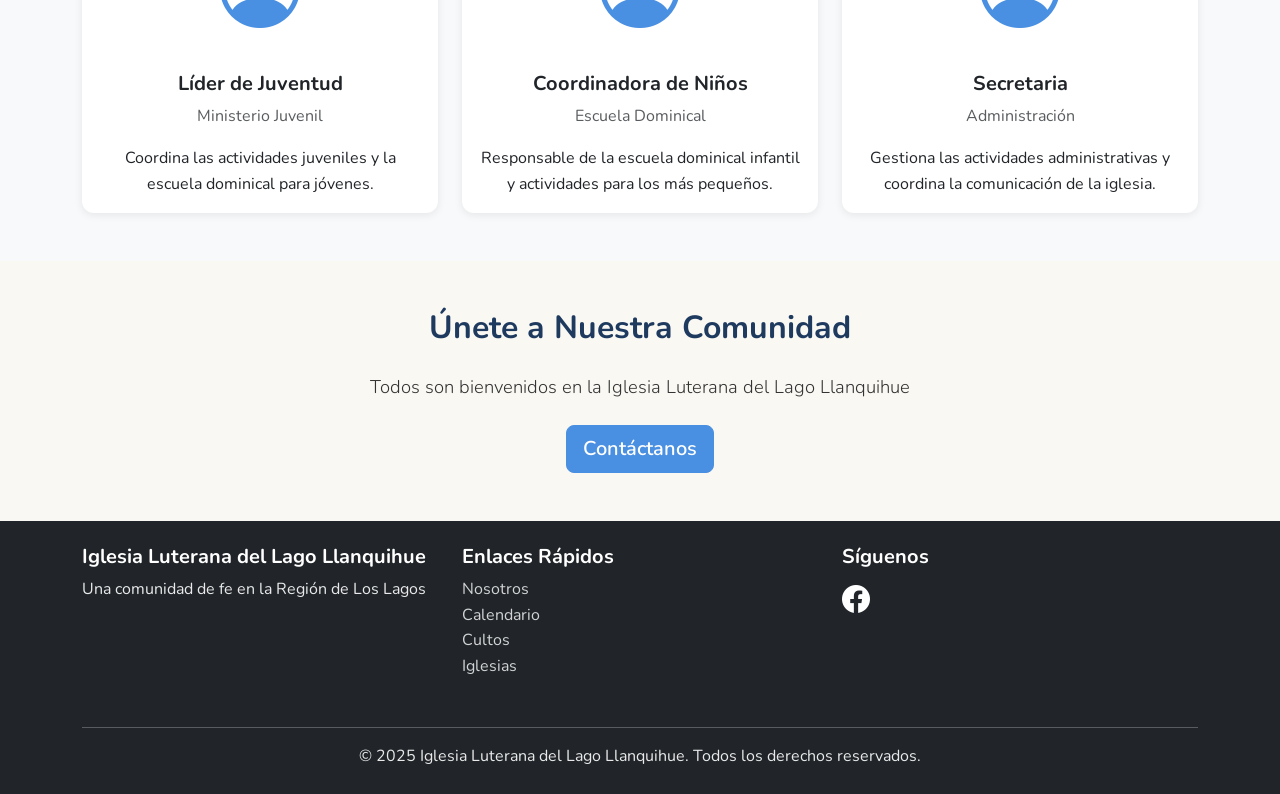
<file: nosotros.html>
<!DOCTYPE html>
<html lang="es">
<head>
    <meta charset="UTF-8">
    <meta name="viewport" content="width=device-width, initial-scale=1.0">
    <meta name="description" content="Conoce la historia y los integrantes de la Iglesia Luterana del Lago Llanquihue">
    <title>Nosotros - Iglesia Luterana del Lago Llanquihue</title>
    
    <link href="https://cdn.jsdelivr.net/npm/bootstrap@5.3.2/dist/css/bootstrap.min.css" rel="stylesheet">
    <link rel="stylesheet" href="https://cdn.jsdelivr.net/npm/bootstrap-icons@1.11.1/font/bootstrap-icons.css">
    <link rel="preconnect" href="https://fonts.googleapis.com">
    <link rel="preconnect" href="https://fonts.gstatic.com" crossorigin>
    <link href="https://fonts.googleapis.com/css2?family=Nunito:wght@300;400;600;700&display=swap" rel="stylesheet">
    <link rel="stylesheet" href="css/styles.css">
</head>
<body>
    <nav class="navbar navbar-expand-lg navbar-light bg-white sticky-top shadow-sm">
        <div class="container">
            <a class="navbar-brand d-flex align-items-center" href="index.html">
                <img src="assets/img/logo.png" alt="Logo Iglesia Luterana" class="logo-img">
                <span class="ms-2 fw-bold text-primary">Iglesia Luterana del Lago</span>
            </a>
            <button class="navbar-toggler" type="button" data-bs-toggle="collapse" data-bs-target="#navbarNav" aria-controls="navbarNav" aria-expanded="false" aria-label="Toggle navigation">
                <span class="navbar-toggler-icon"></span>
            </button>
            <div class="collapse navbar-collapse" id="navbarNav">
                <ul class="navbar-nav ms-auto">
                    <li class="nav-item">
                        <a class="nav-link" href="index.html">Inicio</a>
                    </li>
                    <li class="nav-item">
                        <a class="nav-link active" href="nosotros.html">Nosotros</a>
                    </li>
                    <li class="nav-item">
                        <a class="nav-link" href="calendario.html">Calendario</a>
                    </li>
                    <li class="nav-item">
                        <a class="nav-link" href="cultos.html">Cultos</a>
                    </li>
                    <li class="nav-item">
                        <a class="nav-link" href="iglesias.html">Iglesias</a>
                    </li>
                    <li class="nav-item">
                        <a class="nav-link" href="contacto.html">Contáctanos</a>
                    </li>
                </ul>
            </div>
        </div>
    </nav>

    <section class="hero-image" style="background-image: url('assets/img/church-history.jpg');">
        <div class="container text-center">
            <h1 class="display-3 fw-bold mb-3">Nosotros</h1>
            <p class="lead fs-3">Nuestra historia y comunidad</p>
            <p class="fs-5">Más de 150 años de tradición luterana en el Lago Llanquihue</p>
        </div>
    </section>

    <section class="py-5">
        <div class="container">
            <div class="row justify-content-center">
                <div class="col-lg-10">
                    <h2 class="mb-4">Nuestra Historia</h2>
                    <p class="lead">La Iglesia Luterana del Lago Llanquihue tiene sus raíces en la tradición luterana alemana que llegó a la región de Los Lagos de Chile a mediados del siglo XIX.</p>
                    
                    <p>Los colonos alemanes que llegaron a esta hermosa región trajeron consigo su fe luterana, estableciendo comunidades de creyentes en diversas localidades alrededor del Lago Llanquihue. Estas comunidades construyeron sus iglesias, mantuvieron su idioma y preservaron sus tradiciones religiosas.</p>
                    
                    <p>A lo largo de los años, nuestra iglesia ha sido un pilar fundamental en la vida espiritual y social de las comunidades de Frutillar, Llanquihue, Puerto Octay, Nueva Braunau y Los Bajos. Hemos acompañado a generaciones de familias en sus momentos más importantes: bautismos, confirmaciones, matrimonios y despedidas.</p>
                    
                    <p>Hoy, la Iglesia Luterana del Lago Llanquihue continúa siendo un espacio de fe, comunidad y servicio. Mantenemos viva la tradición luterana mientras nos adaptamos a los tiempos modernos, siempre fieles a las enseñanzas del Evangelio y comprometidos con el bienestar de nuestra comunidad.</p>
                </div>
            </div>
        </div>
    </section>

    <section class="py-5 bg-light">
        <div class="container">
            <h2 class="text-center mb-5">Nuestro Equipo</h2>
            <div class="row g-4">
                <div class="col-md-6 col-lg-4">
                    <div class="card h-100 shadow-sm text-center">
                        <div class="card-body">
                            <div class="mb-3">
                                <i class="bi bi-person-circle text-primary" style="font-size: 5rem;"></i>
                            </div>
                            <h5 class="card-title">Pastor Principal</h5>
                            <p class="text-muted">Líder Espiritual</p>
                            <p class="card-text">Guía espiritual de nuestra comunidad, responsable de los cultos y la pastoral de la iglesia.</p>
                        </div>
                    </div>
                </div>
                <div class="col-md-6 col-lg-4">
                    <div class="card h-100 shadow-sm text-center">
                        <div class="card-body">
                            <div class="mb-3">
                                <i class="bi bi-person-circle text-primary" style="font-size: 5rem;"></i>
                            </div>
                            <h5 class="card-title">Pastor Asistente</h5>
                            <p class="text-muted">Apoyo Pastoral</p>
                            <p class="card-text">Colabora en las actividades pastorales y coordina las iglesias de la región del lago.</p>
                        </div>
                    </div>
                </div>
                <div class="col-md-6 col-lg-4">
                    <div class="card h-100 shadow-sm text-center">
                        <div class="card-body">
                            <div class="mb-3">
                                <i class="bi bi-person-circle text-primary" style="font-size: 5rem;"></i>
                            </div>
                            <h5 class="card-title">Coordinador de Música</h5>
                            <p class="text-muted">Director del Coro</p>
                            <p class="card-text">Dirige el coro de la iglesia y coordina la música en los cultos y celebraciones.</p>
                        </div>
                    </div>
                </div>
                <div class="col-md-6 col-lg-4">
                    <div class="card h-100 shadow-sm text-center">
                        <div class="card-body">
                            <div class="mb-3">
                                <i class="bi bi-person-circle text-primary" style="font-size: 5rem;"></i>
                            </div>
                            <h5 class="card-title">Líder de Juventud</h5>
                            <p class="text-muted">Ministerio Juvenil</p>
                            <p class="card-text">Coordina las actividades juveniles y la escuela dominical para jóvenes.</p>
                        </div>
                    </div>
                </div>
                <div class="col-md-6 col-lg-4">
                    <div class="card h-100 shadow-sm text-center">
                        <div class="card-body">
                            <div class="mb-3">
                                <i class="bi bi-person-circle text-primary" style="font-size: 5rem;"></i>
                            </div>
                            <h5 class="card-title">Coordinadora de Niños</h5>
                            <p class="text-muted">Escuela Dominical</p>
                            <p class="card-text">Responsable de la escuela dominical infantil y actividades para los más pequeños.</p>
                        </div>
                    </div>
                </div>
                <div class="col-md-6 col-lg-4">
                    <div class="card h-100 shadow-sm text-center">
                        <div class="card-body">
                            <div class="mb-3">
                                <i class="bi bi-person-circle text-primary" style="font-size: 5rem;"></i>
                            </div>
                            <h5 class="card-title">Secretaria</h5>
                            <p class="text-muted">Administración</p>
                            <p class="card-text">Gestiona las actividades administrativas y coordina la comunicación de la iglesia.</p>
                        </div>
                    </div>
                </div>
            </div>
        </div>
    </section>

    <section class="py-5">
        <div class="container text-center">
            <h2 class="mb-4">Únete a Nuestra Comunidad</h2>
            <p class="lead mb-4">Todos son bienvenidos en la Iglesia Luterana del Lago Llanquihue</p>
            <a href="contacto.html" class="btn btn-primary btn-lg">Contáctanos</a>
        </div>
    </section>

    <footer class="bg-dark text-white py-4">
        <div class="container">
            <div class="row">
                <div class="col-md-4 mb-3">
                    <h5>Iglesia Luterana del Lago Llanquihue</h5>
                    <p>Una comunidad de fe en la Región de Los Lagos</p>
                </div>
                <div class="col-md-4 mb-3">
                    <h5>Enlaces Rápidos</h5>
                    <ul class="list-unstyled">
                        <li><a href="nosotros.html" class="text-white-50">Nosotros</a></li>
                        <li><a href="calendario.html" class="text-white-50">Calendario</a></li>
                        <li><a href="cultos.html" class="text-white-50">Cultos</a></li>
                        <li><a href="iglesias.html" class="text-white-50">Iglesias</a></li>
                    </ul>
                </div>
                <div class="col-md-4 mb-3">
                    <h5>Síguenos</h5>
                    <a href="https://web.facebook.com/profile.php?id=100070098432222" target="_blank" rel="noopener" class="text-white fs-3 me-3">
                        <i class="bi bi-facebook"></i>
                    </a>
                </div>
            </div>
            <hr class="my-3 bg-white">
            <p class="text-center mb-0">&copy; 2025 Iglesia Luterana del Lago Llanquihue. Todos los derechos reservados.</p>
        </div>
    </footer>

    <script src="https://cdn.jsdelivr.net/npm/bootstrap@5.3.2/dist/js/bootstrap.bundle.min.js"></script>
    <script src="js/script.js"></script>
</body>
</html>
</file>
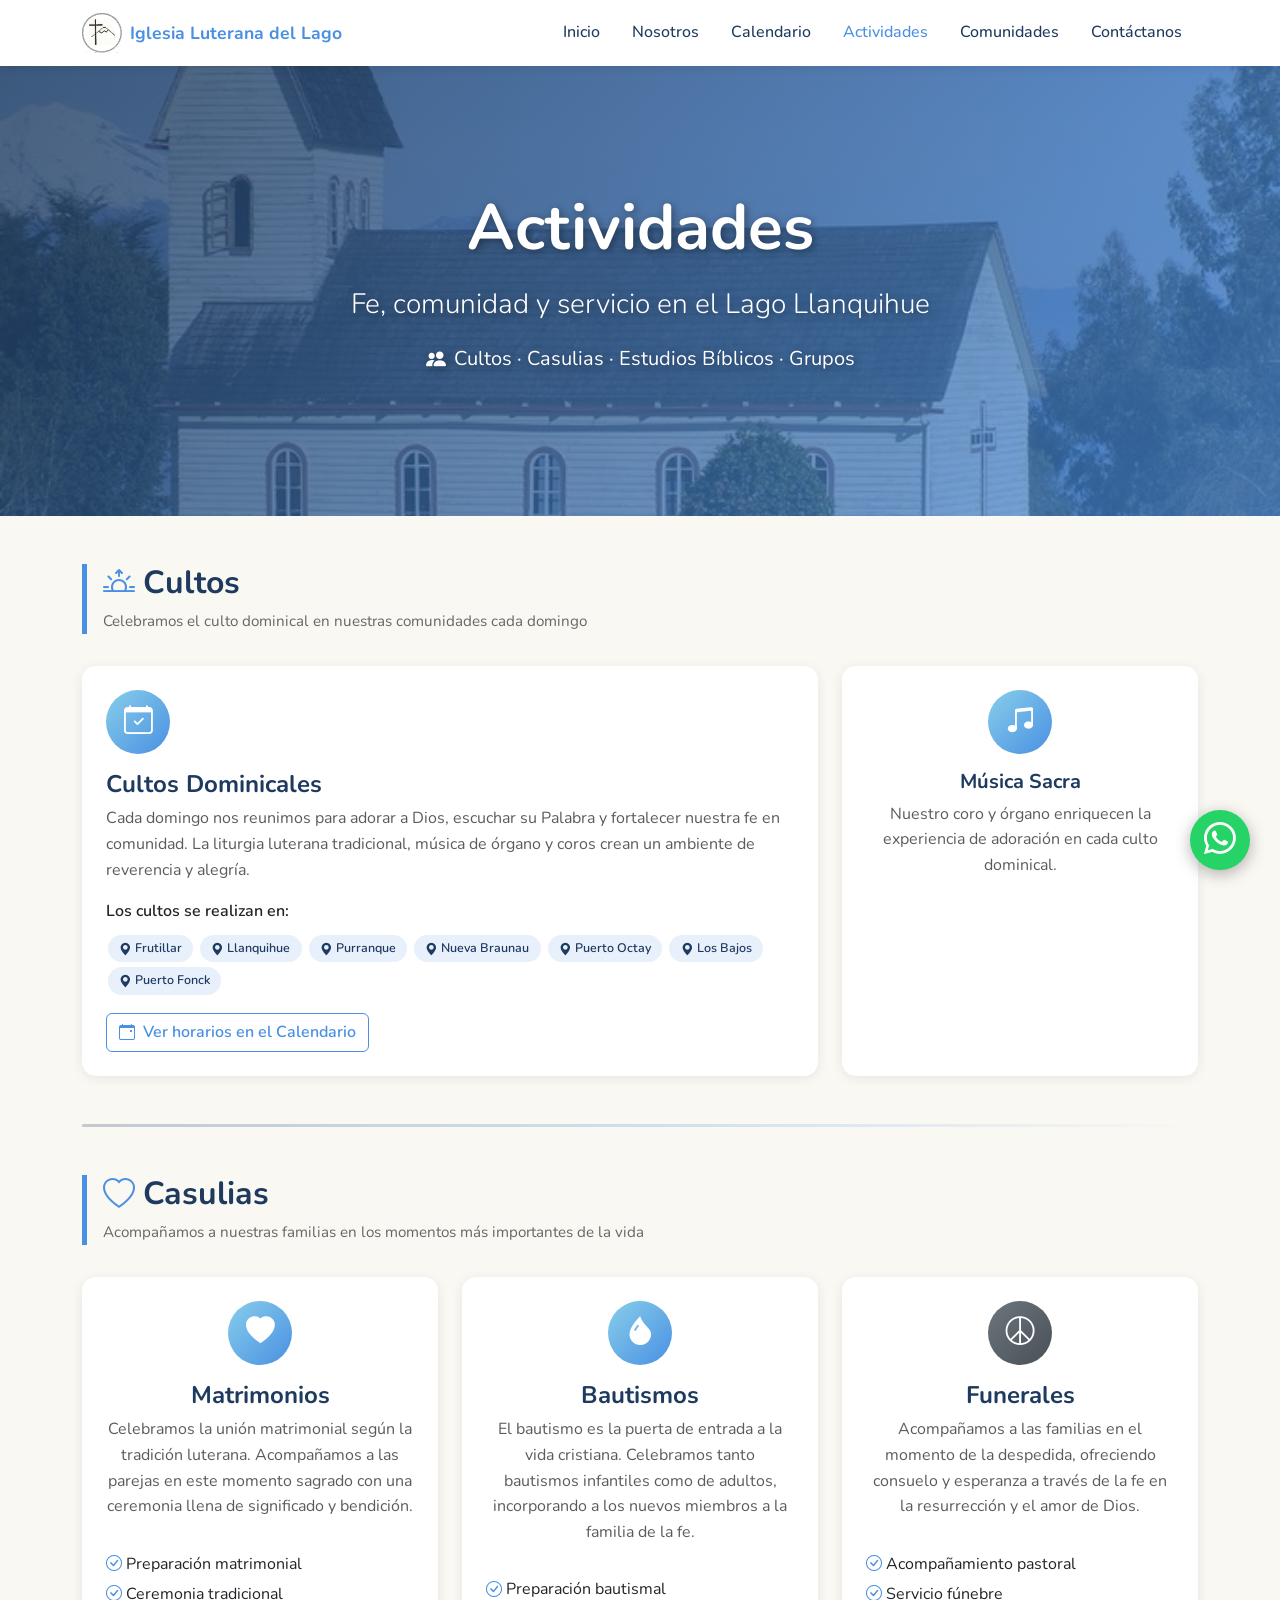
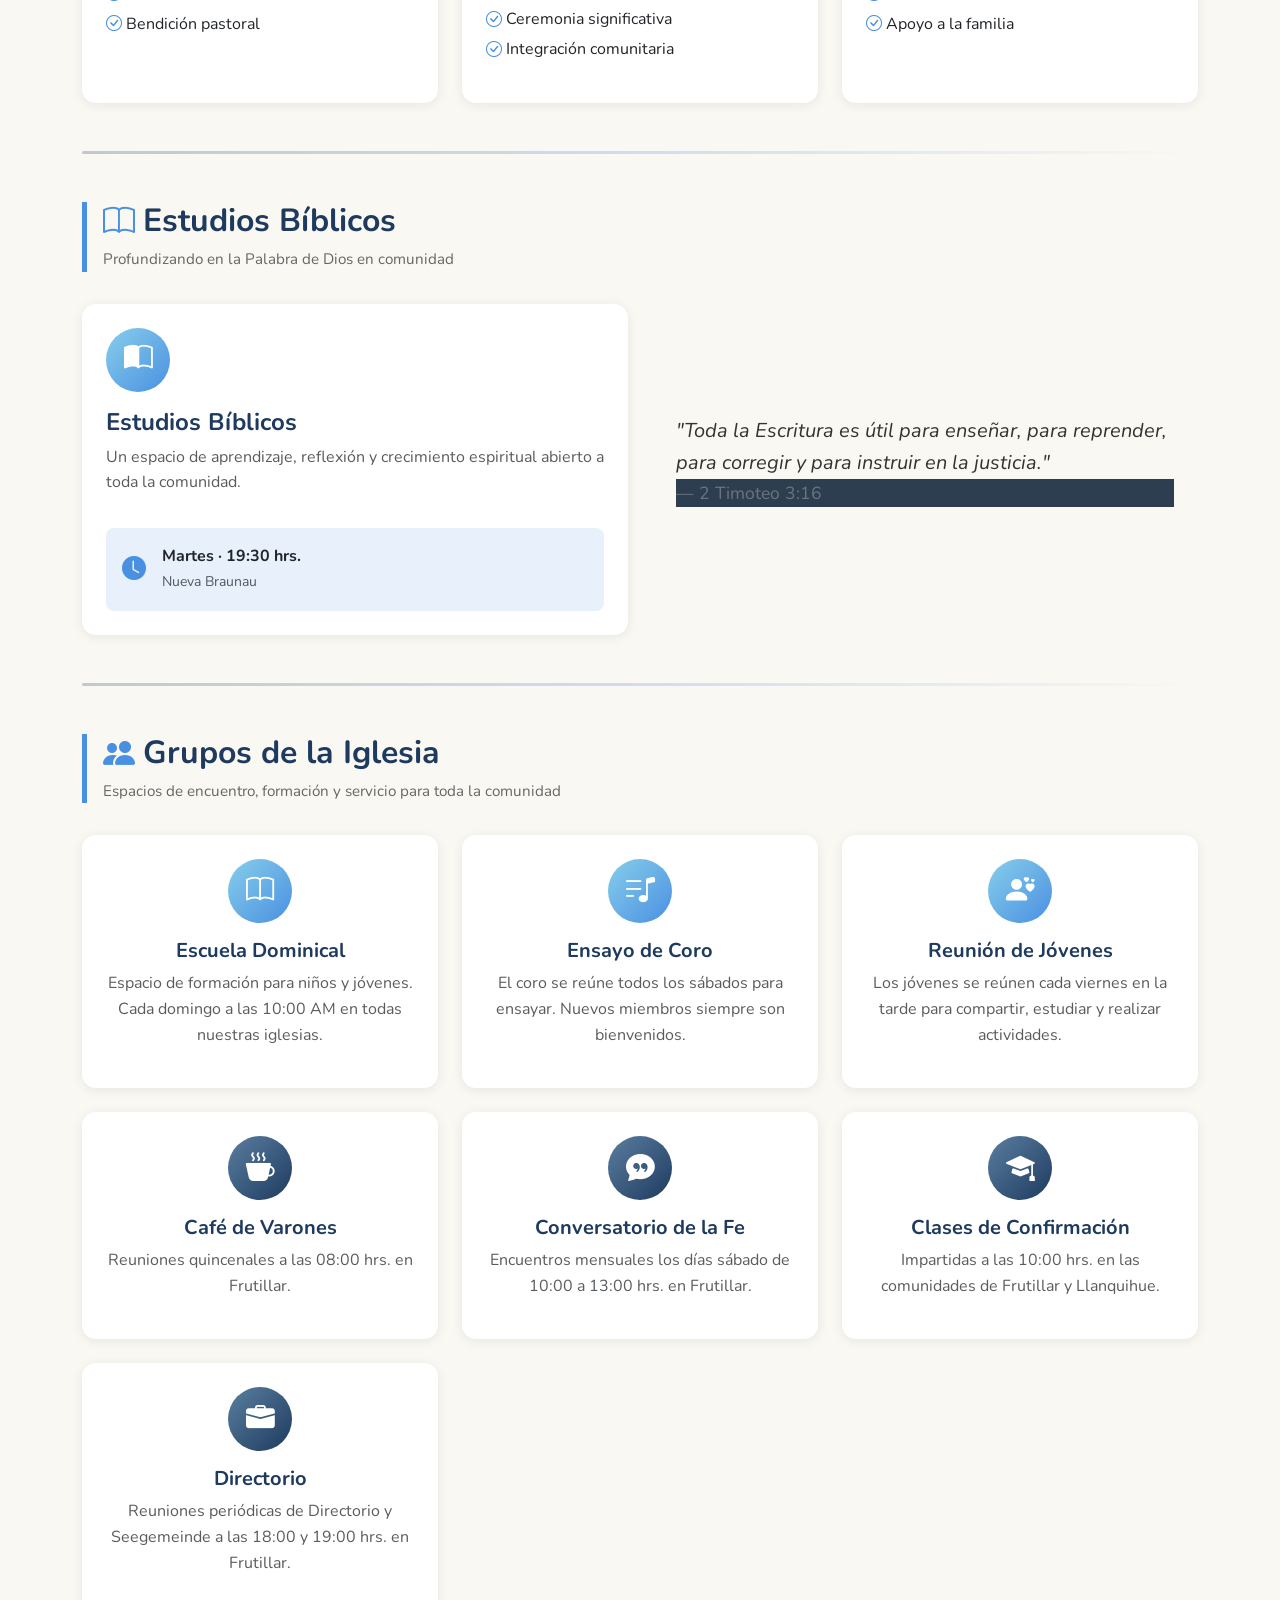
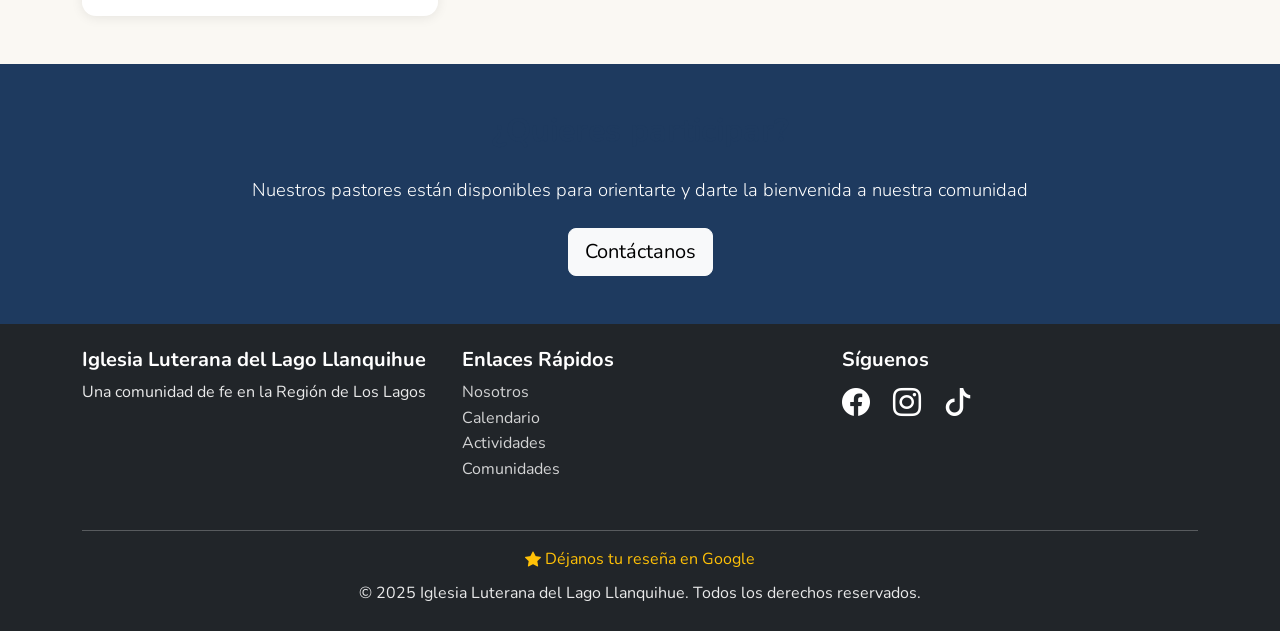
<file: public/actividades.html>
<!DOCTYPE html>
<html lang="es">
<head>
    <meta charset="UTF-8">
    <meta name="viewport" content="width=device-width, initial-scale=1.0">
    <meta name="description" content="Actividades, cultos y grupos de la Iglesia Luterana del Lago Llanquihue">
    <title>Actividades - Iglesia Luterana del Lago Llanquihue</title>
    
    <link href="https://cdn.jsdelivr.net/npm/bootstrap@5.3.2/dist/css/bootstrap.min.css" rel="stylesheet">
    <link rel="stylesheet" href="https://cdn.jsdelivr.net/npm/bootstrap-icons@1.11.1/font/bootstrap-icons.css">
    <link rel="preconnect" href="https://fonts.googleapis.com">
    <link rel="preconnect" href="https://fonts.gstatic.com" crossorigin>
    <link href="https://fonts.googleapis.com/css2?family=Nunito:wght@300;400;600;700&display=swap" rel="stylesheet">
    <link rel="manifest" href="manifest.json">
    <meta name="theme-color" content="#1e3a5f">
    <meta name="mobile-web-app-capable" content="yes">
    <meta name="apple-mobile-web-app-capable" content="yes">
    <meta name="apple-mobile-web-app-status-bar-style" content="black-translucent">
    <meta name="apple-mobile-web-app-title" content="Iglesia del Lago">
    <link rel="icon" type="image/png" href="assets/img/logo.png">
    <link rel="apple-touch-icon" href="assets/icons/apple-touch-icon.png">
    <link rel="stylesheet" href="css/styles.css">
    <style>
        .section-title-bar {
            border-left: 5px solid var(--azul-claro);
            padding-left: 1rem;
            margin-bottom: 2rem;
        }
        .section-title-bar h2 {
            margin: 0;
        }
        .section-title-bar p {
            margin: 0.3rem 0 0 0;
            color: #666;
            font-size: 0.95rem;
        }
        .activity-card {
            border: none;
            border-radius: 14px;
            box-shadow: 0 2px 12px rgba(0,0,0,0.08);
            transition: transform 0.25s ease, box-shadow 0.25s ease;
        }
        .activity-card:hover {
            transform: translateY(-6px);
            box-shadow: 0 10px 28px rgba(0,0,0,0.14);
        }
        .activity-card .icon-wrap {
            width: 64px;
            height: 64px;
            background: linear-gradient(135deg, var(--celeste), var(--azul-claro));
            border-radius: 50%;
            display: flex;
            align-items: center;
            justify-content: center;
            font-size: 1.8rem;
            color: white;
            margin-bottom: 1rem;
        }
        .location-badge {
            background: #e8f0fb;
            color: var(--azul-marino);
            border-radius: 20px;
            padding: 0.2rem 0.7rem;
            font-size: 0.78rem;
            font-weight: 600;
            display: inline-block;
            margin: 0.15rem 0.1rem;
        }
        .section-divider {
            border: 0;
            height: 3px;
            background: linear-gradient(90deg, var(--azul-marino), var(--azul-claro), transparent);
            margin: 3rem 0;
            border-radius: 3px;
        }
    </style>
</head>
<body>
    <nav class="navbar navbar-expand-lg navbar-light bg-white sticky-top shadow-sm">
        <div class="container">
            <a class="navbar-brand d-flex align-items-center" href="index.html">
                <img src="assets/img/logo.png" alt="Logo Iglesia Luterana" class="logo-img">
                <span class="ms-2 fw-bold text-primary">Iglesia Luterana del Lago</span>
            </a>
            <button class="navbar-toggler" type="button" data-bs-toggle="collapse" data-bs-target="#navbarNav" aria-controls="navbarNav" aria-expanded="false" aria-label="Toggle navigation">
                <span class="navbar-toggler-icon"></span>
            </button>
            <div class="collapse navbar-collapse" id="navbarNav">
                <ul class="navbar-nav ms-auto">
                    <li class="nav-item">
                        <a class="nav-link" href="index.html">Inicio</a>
                    </li>
                    <li class="nav-item">
                        <a class="nav-link" href="nosotros.html">Nosotros</a>
                    </li>
                    <li class="nav-item">
                        <a class="nav-link" href="calendario.html">Calendario</a>
                    </li>
                    <li class="nav-item">
                        <a class="nav-link active" href="actividades.html">Actividades</a>
                    </li>
                    <li class="nav-item">
                        <a class="nav-link" href="iglesias.html">Comunidades</a>
                    </li>
                    <li class="nav-item">
                        <a class="nav-link" href="contacto.html">Contáctanos</a>
                    </li>
                </ul>
            </div>
        </div>
    </nav>

    <section class="hero-image" style="background-image: url('assets/img/church-white.jpg');">
        <div class="container text-center">
            <h1 class="display-3 fw-bold mb-3">Actividades</h1>
            <p class="lead fs-3">Fe, comunidad y servicio en el Lago Llanquihue</p>
            <p class="fs-5"><i class="bi bi-people-fill me-2"></i>Cultos · Casulias · Estudios Bíblicos · Grupos</p>
        </div>
    </section>

    <section class="py-5">
        <div class="container">

            <!-- SECCIÓN 1: CULTOS -->
            <div class="section-title-bar">
                <h2><i class="bi bi-sunrise text-primary me-2"></i>Cultos</h2>
                <p>Celebramos el culto dominical en nuestras comunidades cada domingo</p>
            </div>
            <div class="row g-4 mb-3">
                <div class="col-lg-8">
                    <div class="activity-card card h-100 p-4">
                        <div class="icon-wrap">
                            <i class="bi bi-calendar-check"></i>
                        </div>
                        <h4>Cultos Dominicales</h4>
                        <p class="text-muted mb-3">Cada domingo nos reunimos para adorar a Dios, escuchar su Palabra y fortalecer nuestra fe en comunidad. La liturgia luterana tradicional, música de órgano y coros crean un ambiente de reverencia y alegría.</p>
                        <p class="fw-semibold mb-2">Los cultos se realizan en:</p>
                        <div>
                            <span class="location-badge"><i class="bi bi-geo-alt-fill me-1"></i>Frutillar</span>
                            <span class="location-badge"><i class="bi bi-geo-alt-fill me-1"></i>Llanquihue</span>
                            <span class="location-badge"><i class="bi bi-geo-alt-fill me-1"></i>Purranque</span>
                            <span class="location-badge"><i class="bi bi-geo-alt-fill me-1"></i>Nueva Braunau</span>
                            <span class="location-badge"><i class="bi bi-geo-alt-fill me-1"></i>Puerto Octay</span>
                            <span class="location-badge"><i class="bi bi-geo-alt-fill me-1"></i>Los Bajos</span>
                            <span class="location-badge"><i class="bi bi-geo-alt-fill me-1"></i>Puerto Fonck</span>
                        </div>
                        <div class="mt-3">
                            <a href="calendario.html" class="btn btn-outline-primary">
                                <i class="bi bi-calendar-event me-1"></i> Ver horarios en el Calendario
                            </a>
                        </div>
                    </div>
                </div>
                <div class="col-lg-4">
                    <div class="activity-card card h-100 p-4 text-center">
                        <div class="icon-wrap mx-auto">
                            <i class="bi bi-music-note-beamed"></i>
                        </div>
                        <h5>Música Sacra</h5>
                        <p class="text-muted">Nuestro coro y órgano enriquecen la experiencia de adoración en cada culto dominical.</p>
                    </div>
                </div>
            </div>

            <hr class="section-divider">

            <!-- SECCIÓN 2: CASUALIAS -->
            <div class="section-title-bar">
                <h2><i class="bi bi-heart text-primary me-2"></i>Casulias</h2>
                <p>Acompañamos a nuestras familias en los momentos más importantes de la vida</p>
            </div>
            <div class="row g-4 mb-3">
                <div class="col-md-4">
                    <div class="activity-card card h-100 p-4 text-center">
                        <div class="icon-wrap mx-auto">
                            <i class="bi bi-heart-fill"></i>
                        </div>
                        <h4>Matrimonios</h4>
                        <p class="text-muted">Celebramos la unión matrimonial según la tradición luterana. Acompañamos a las parejas en este momento sagrado con una ceremonia llena de significado y bendición.</p>
                        <ul class="list-unstyled text-start mt-3">
                            <li class="mb-1"><i class="bi bi-check-circle text-primary me-1"></i>Preparación matrimonial</li>
                            <li class="mb-1"><i class="bi bi-check-circle text-primary me-1"></i>Ceremonia tradicional</li>
                            <li><i class="bi bi-check-circle text-primary me-1"></i>Bendición pastoral</li>
                        </ul>
                    </div>
                </div>
                <div class="col-md-4">
                    <div class="activity-card card h-100 p-4 text-center">
                        <div class="icon-wrap mx-auto">
                            <i class="bi bi-droplet-fill"></i>
                        </div>
                        <h4>Bautismos</h4>
                        <p class="text-muted">El bautismo es la puerta de entrada a la vida cristiana. Celebramos tanto bautismos infantiles como de adultos, incorporando a los nuevos miembros a la familia de la fe.</p>
                        <ul class="list-unstyled text-start mt-3">
                            <li class="mb-1"><i class="bi bi-check-circle text-primary me-1"></i>Preparación bautismal</li>
                            <li class="mb-1"><i class="bi bi-check-circle text-primary me-1"></i>Ceremonia significativa</li>
                            <li><i class="bi bi-check-circle text-primary me-1"></i>Integración comunitaria</li>
                        </ul>
                    </div>
                </div>
                <div class="col-md-4">
                    <div class="activity-card card h-100 p-4 text-center">
                        <div class="icon-wrap mx-auto" style="background: linear-gradient(135deg, #6c757d, #495057);">
                            <i class="bi bi-peace"></i>
                        </div>
                        <h4>Funerales</h4>
                        <p class="text-muted">Acompañamos a las familias en el momento de la despedida, ofreciendo consuelo y esperanza a través de la fe en la resurrección y el amor de Dios.</p>
                        <ul class="list-unstyled text-start mt-3">
                            <li class="mb-1"><i class="bi bi-check-circle text-primary me-1"></i>Acompañamiento pastoral</li>
                            <li class="mb-1"><i class="bi bi-check-circle text-primary me-1"></i>Servicio fúnebre</li>
                            <li><i class="bi bi-check-circle text-primary me-1"></i>Apoyo a la familia</li>
                        </ul>
                    </div>
                </div>
            </div>

            <hr class="section-divider">

            <!-- SECCIÓN 3: ESTUDIOS BÍBLICOS -->
            <div class="section-title-bar">
                <h2><i class="bi bi-book text-primary me-2"></i>Estudios Bíblicos</h2>
                <p>Profundizando en la Palabra de Dios en comunidad</p>
            </div>
            <div class="row g-4 mb-3">
                <div class="col-lg-6">
                    <div class="activity-card card h-100 p-4">
                        <div class="icon-wrap">
                            <i class="bi bi-book-half"></i>
                        </div>
                        <h4>Estudios Bíblicos</h4>
                        <p class="text-muted">Un espacio de aprendizaje, reflexión y crecimiento espiritual abierto a toda la comunidad.</p>
                        <div class="d-flex align-items-center gap-3 mt-3 p-3 rounded-3" style="background:#e8f0fb;">
                            <i class="bi bi-clock-fill text-primary fs-4"></i>
                            <div>
                                <strong>Martes · 19:30 hrs.</strong><br>
                                <span class="text-muted small">Nueva Braunau</span>
                            </div>
                        </div>
                    </div>
                </div>
                <div class="col-lg-6 d-flex align-items-center">
                    <div class="p-4">
                        <blockquote class="blockquote">
                            <p class="fst-italic fs-5">"Toda la Escritura es útil para enseñar, para reprender, para corregir y para instruir en la justicia."</p>
                            <footer class="blockquote-footer">2 Timoteo 3:16</footer>
                        </blockquote>
                    </div>
                </div>
            </div>

            <hr class="section-divider">

            <!-- SECCIÓN 4: GRUPOS DE LA IGLESIA -->
            <div class="section-title-bar">
                <h2><i class="bi bi-people-fill text-primary me-2"></i>Grupos de la Iglesia</h2>
                <p>Espacios de encuentro, formación y servicio para toda la comunidad</p>
            </div>
            <div class="row g-4">
                <div class="col-md-6 col-lg-4">
                    <div class="activity-card card h-100 p-4 text-center">
                        <div class="icon-wrap mx-auto">
                            <i class="bi bi-book"></i>
                        </div>
                        <h5>Escuela Dominical</h5>
                        <p class="text-muted">Espacio de formación para niños y jóvenes. Cada domingo a las 10:00 AM en todas nuestras iglesias.</p>
                    </div>
                </div>
                <div class="col-md-6 col-lg-4">
                    <div class="activity-card card h-100 p-4 text-center">
                        <div class="icon-wrap mx-auto">
                            <i class="bi bi-music-note-list"></i>
                        </div>
                        <h5>Ensayo de Coro</h5>
                        <p class="text-muted">El coro se reúne todos los sábados para ensayar. Nuevos miembros siempre son bienvenidos.</p>
                    </div>
                </div>
                <div class="col-md-6 col-lg-4">
                    <div class="activity-card card h-100 p-4 text-center">
                        <div class="icon-wrap mx-auto">
                            <i class="bi bi-person-hearts"></i>
                        </div>
                        <h5>Reunión de Jóvenes</h5>
                        <p class="text-muted">Los jóvenes se reúnen cada viernes en la tarde para compartir, estudiar y realizar actividades.</p>
                    </div>
                </div>
                <div class="col-md-6 col-lg-4">
                    <div class="activity-card card h-100 p-4 text-center">
                        <div class="icon-wrap mx-auto" style="background: linear-gradient(135deg, #5a7fa0, var(--azul-marino));">
                            <i class="bi bi-cup-hot-fill"></i>
                        </div>
                        <h5>Café de Varones</h5>
                        <p class="text-muted">Reuniones quincenales a las 08:00 hrs. en Frutillar.</p>
                    </div>
                </div>
                <div class="col-md-6 col-lg-4">
                    <div class="activity-card card h-100 p-4 text-center">
                        <div class="icon-wrap mx-auto" style="background: linear-gradient(135deg, #5a7fa0, var(--azul-marino));">
                            <i class="bi bi-chat-quote-fill"></i>
                        </div>
                        <h5>Conversatorio de la Fe</h5>
                        <p class="text-muted">Encuentros mensuales los días sábado de 10:00 a 13:00 hrs. en Frutillar.</p>
                    </div>
                </div>
                <div class="col-md-6 col-lg-4">
                    <div class="activity-card card h-100 p-4 text-center">
                        <div class="icon-wrap mx-auto" style="background: linear-gradient(135deg, #5a7fa0, var(--azul-marino));">
                            <i class="bi bi-mortarboard-fill"></i>
                        </div>
                        <h5>Clases de Confirmación</h5>
                        <p class="text-muted">Impartidas a las 10:00 hrs. en las comunidades de Frutillar y Llanquihue.</p>
                    </div>
                </div>
                <div class="col-md-6 col-lg-4">
                    <div class="activity-card card h-100 p-4 text-center">
                        <div class="icon-wrap mx-auto" style="background: linear-gradient(135deg, #5a7fa0, var(--azul-marino));">
                            <i class="bi bi-briefcase-fill"></i>
                        </div>
                        <h5>Directorio</h5>
                        <p class="text-muted">Reuniones periódicas de Directorio y Seegemeinde a las 18:00 y 19:00 hrs. en Frutillar.</p>
                    </div>
                </div>
            </div>

        </div>
    </section>

    <section class="py-5 bg-primary text-white">
        <div class="container text-center">
            <h2 class="mb-4">¿Quieres participar?</h2>
            <p class="lead mb-4">Nuestros pastores están disponibles para orientarte y darte la bienvenida a nuestra comunidad</p>
            <a href="contacto.html" class="btn btn-light btn-lg">Contáctanos</a>
        </div>
    </section>

    <footer class="bg-dark text-white py-4">
        <div class="container">
            <div class="row">
                <div class="col-md-4 mb-3">
                    <h5>Iglesia Luterana del Lago Llanquihue</h5>
                    <p>Una comunidad de fe en la Región de Los Lagos</p>
                </div>
                <div class="col-md-4 mb-3">
                    <h5>Enlaces Rápidos</h5>
                    <ul class="list-unstyled">
                        <li><a href="nosotros.html" class="text-white-50">Nosotros</a></li>
                        <li><a href="calendario.html" class="text-white-50">Calendario</a></li>
                        <li><a href="actividades.html" class="text-white-50">Actividades</a></li>
                        <li><a href="iglesias.html" class="text-white-50">Comunidades</a></li>
                    </ul>
                </div>
                <div class="col-md-4 mb-3">
                    <h5>Síguenos</h5>
                    <a href="https://web.facebook.com/profile.php?id=100070098432222" target="_blank" rel="noopener" class="text-white fs-3 me-3">
                        <i class="bi bi-facebook"></i>
                    </a>
                    <a href="#" target="_blank" rel="noopener" class="text-white fs-3 me-3">
                        <i class="bi bi-instagram"></i>
                    </a>
                    <a href="#" target="_blank" rel="noopener" class="text-white fs-3">
                        <i class="bi bi-tiktok"></i>
                    </a>
                </div>
            </div>
            <hr class="my-3 bg-white">
            <p class="text-center mb-2"><a href="https://www.google.com/maps/search/?api=1&query=Iglesia+Luterana+del+Lago+Llanquihue" target="_blank" rel="noopener" class="text-warning text-decoration-none"><i class="bi bi-star-fill me-1"></i>Déjanos tu reseña en Google</a></p>
            <p class="text-center mb-0">&copy; 2025 Iglesia Luterana del Lago Llanquihue. Todos los derechos reservados.</p>
        </div>
    </footer>

    <nav class="bottom-nav" aria-label="Navegación móvil">
        <a href="index.html" class="bottom-nav__item">
            <i class="bi bi-house-door-fill"></i>
            <span>Inicio</span>
        </a>
        <a href="calendario.html" class="bottom-nav__item">
            <i class="bi bi-calendar-event-fill"></i>
            <span>Calendario</span>
        </a>
        <a href="actividades.html" class="bottom-nav__item active">
            <i class="bi bi-people-fill"></i>
            <span>Actividades</span>
        </a>
        <a href="iglesias.html" class="bottom-nav__item">
            <i class="bi bi-geo-alt-fill"></i>
            <span>Comunidades</span>
        </a>
        <a href="contacto.html" class="bottom-nav__item">
            <i class="bi bi-telephone-fill"></i>
            <span>Contacto</span>
        </a>
    </nav>

    <a href="https://wa.me/56923141160" target="_blank" rel="noopener" class="whatsapp-float" aria-label="Contactar por WhatsApp">
        <i class="bi bi-whatsapp"></i>
    </a>

    <script src="https://cdn.jsdelivr.net/npm/bootstrap@5.3.2/dist/js/bootstrap.bundle.min.js"></script>
    <script src="js/script.js"></script>
</body>
</html>
</file>
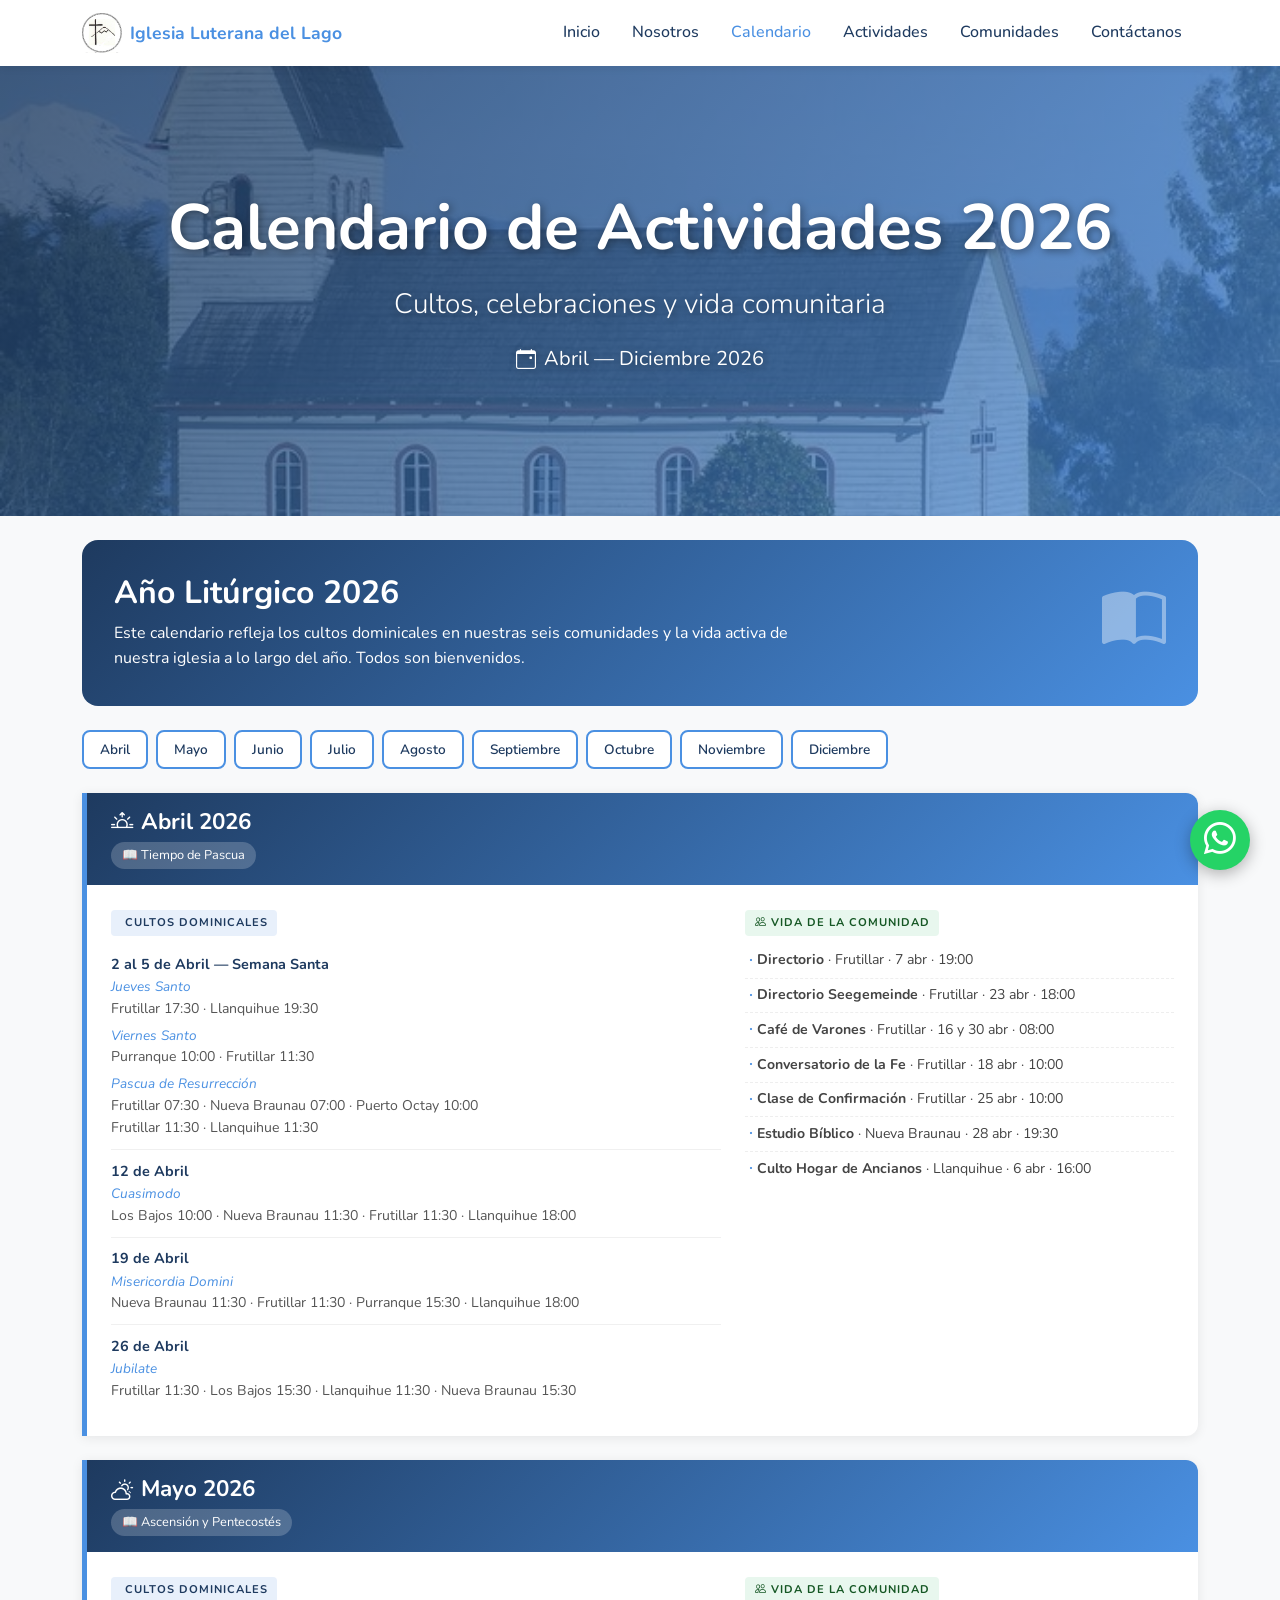
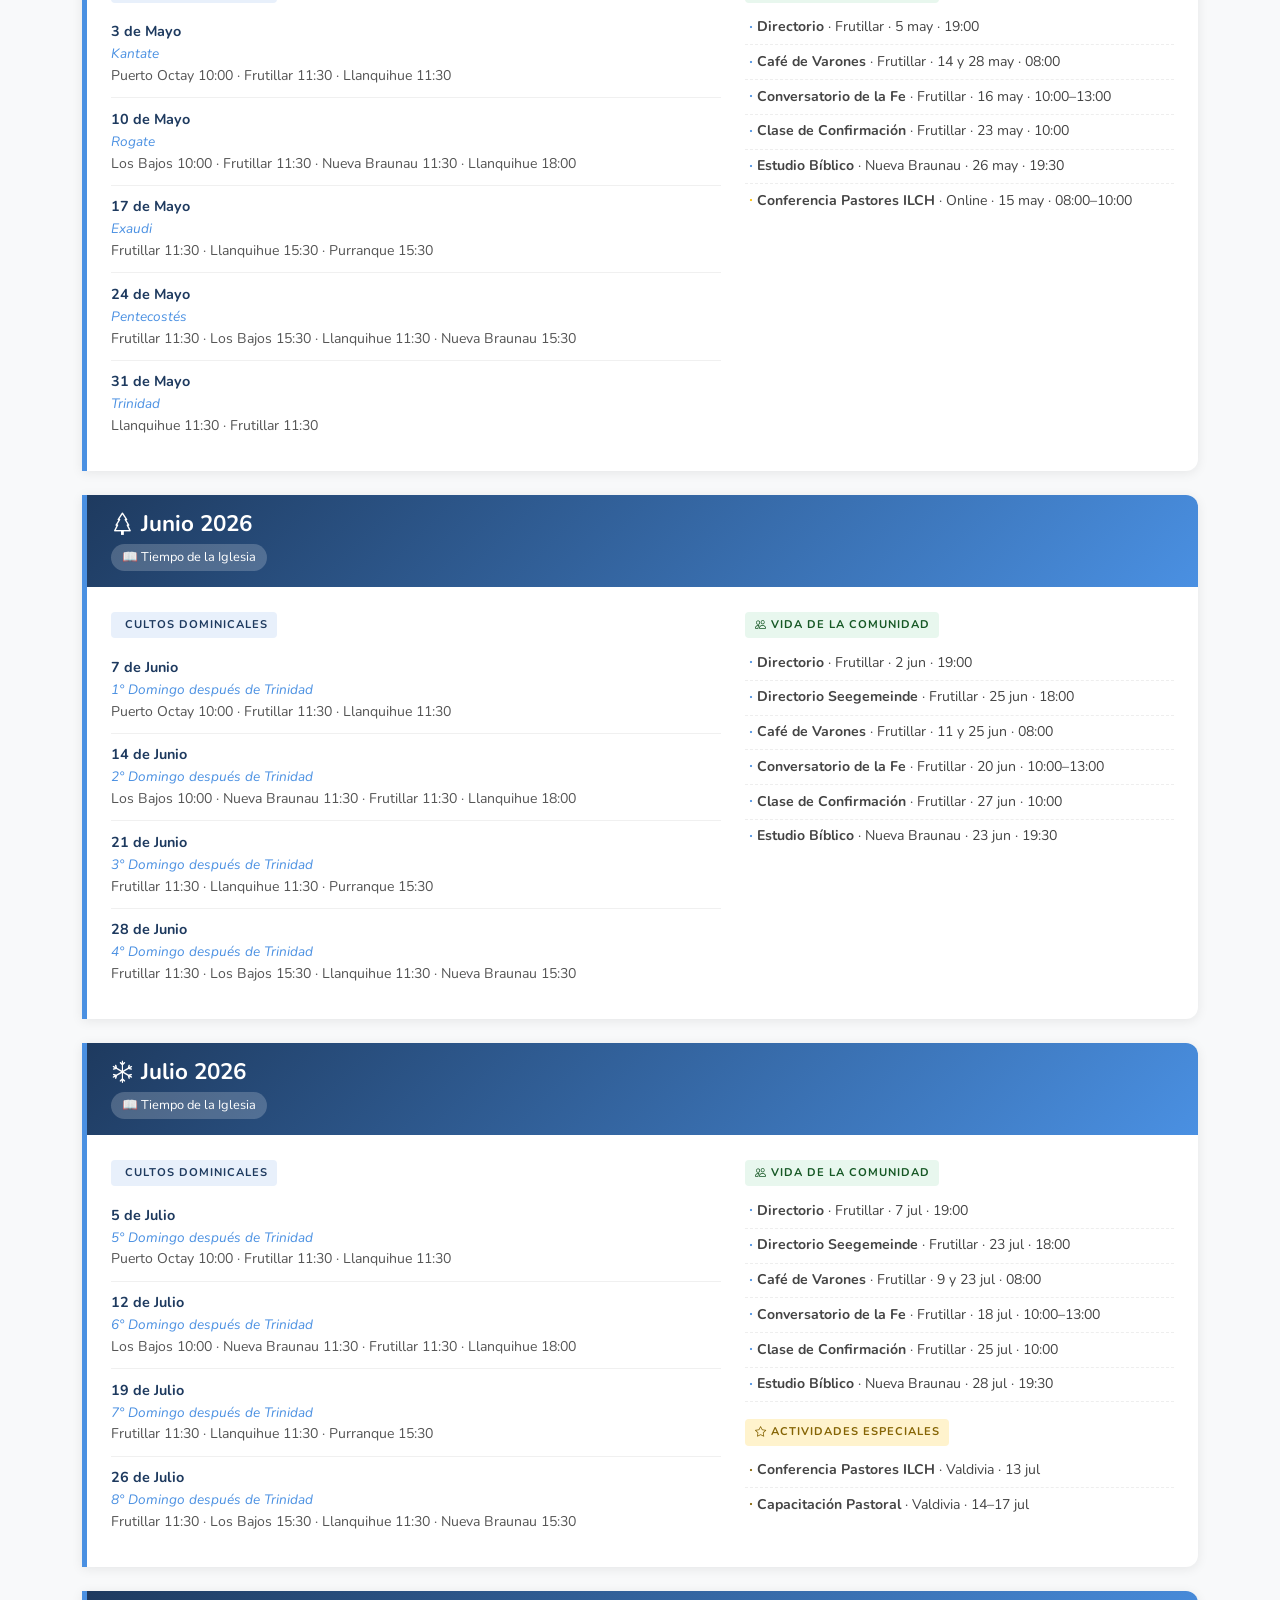
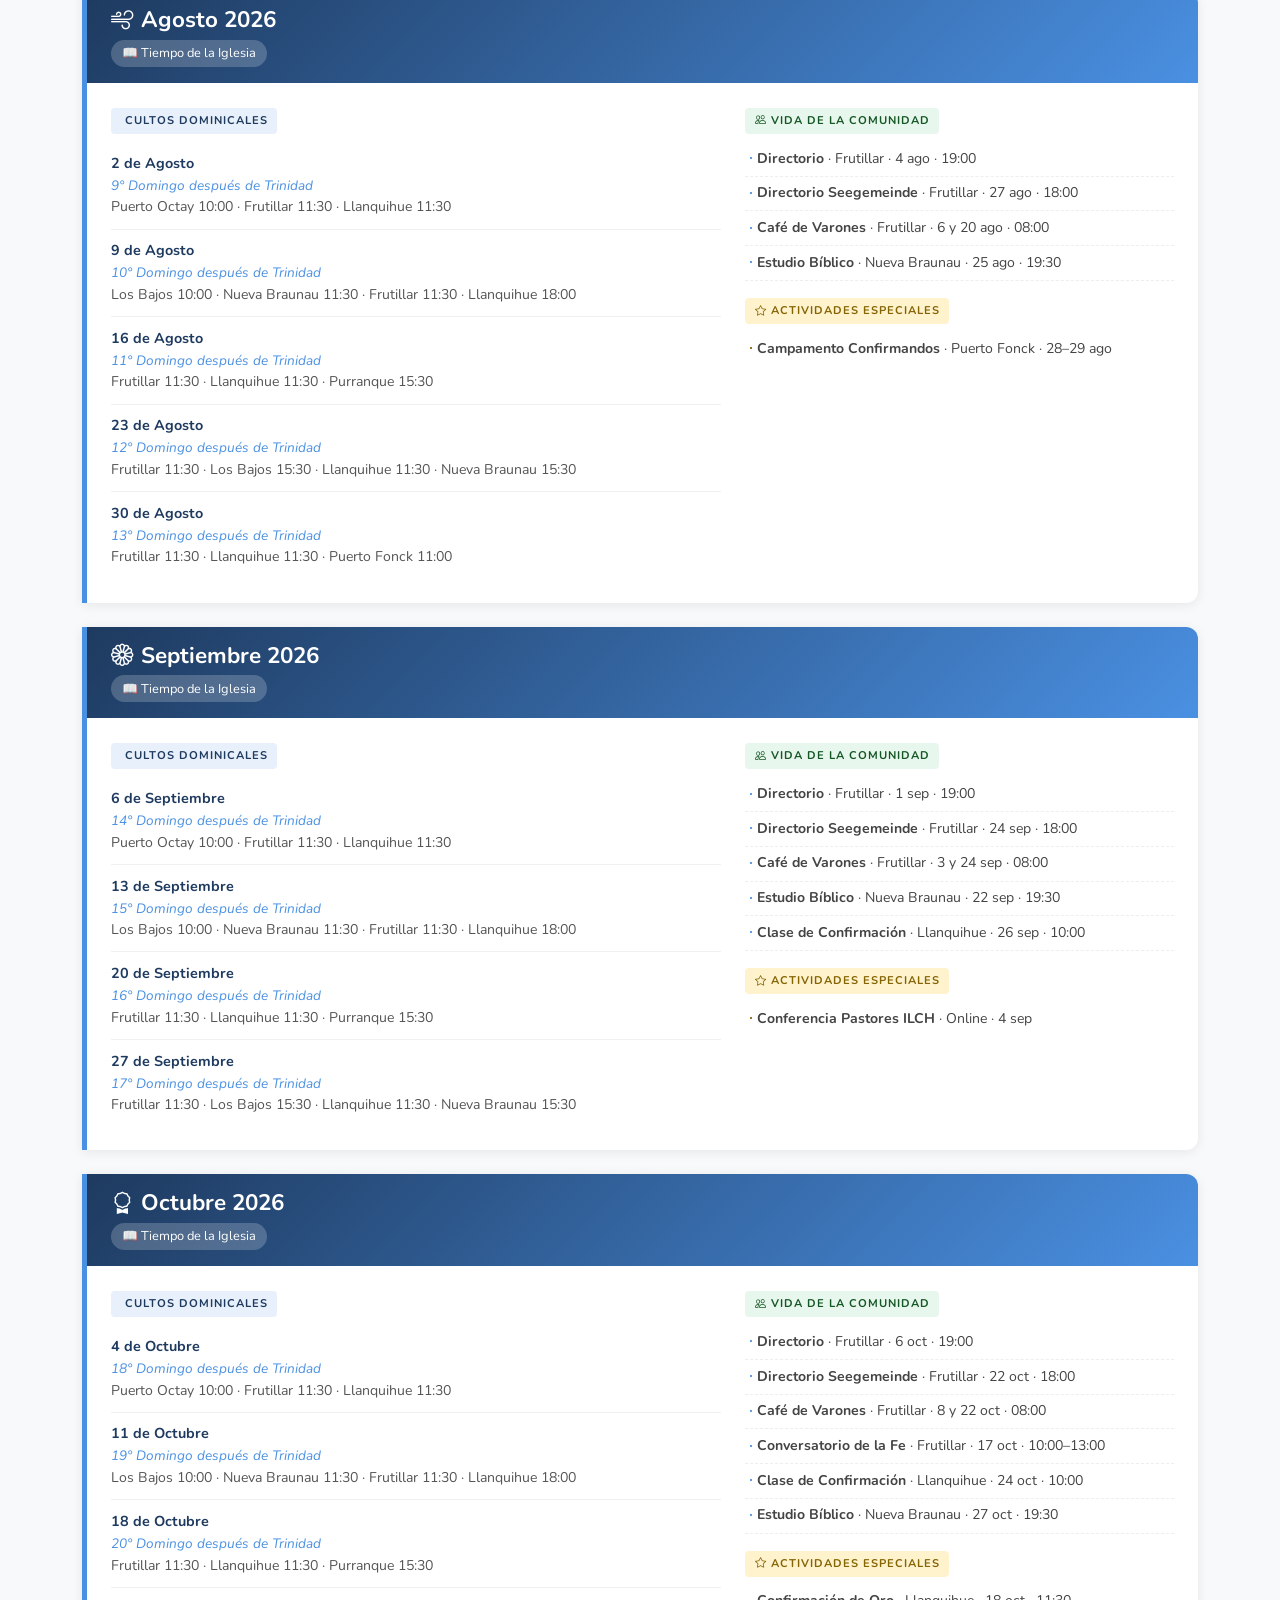
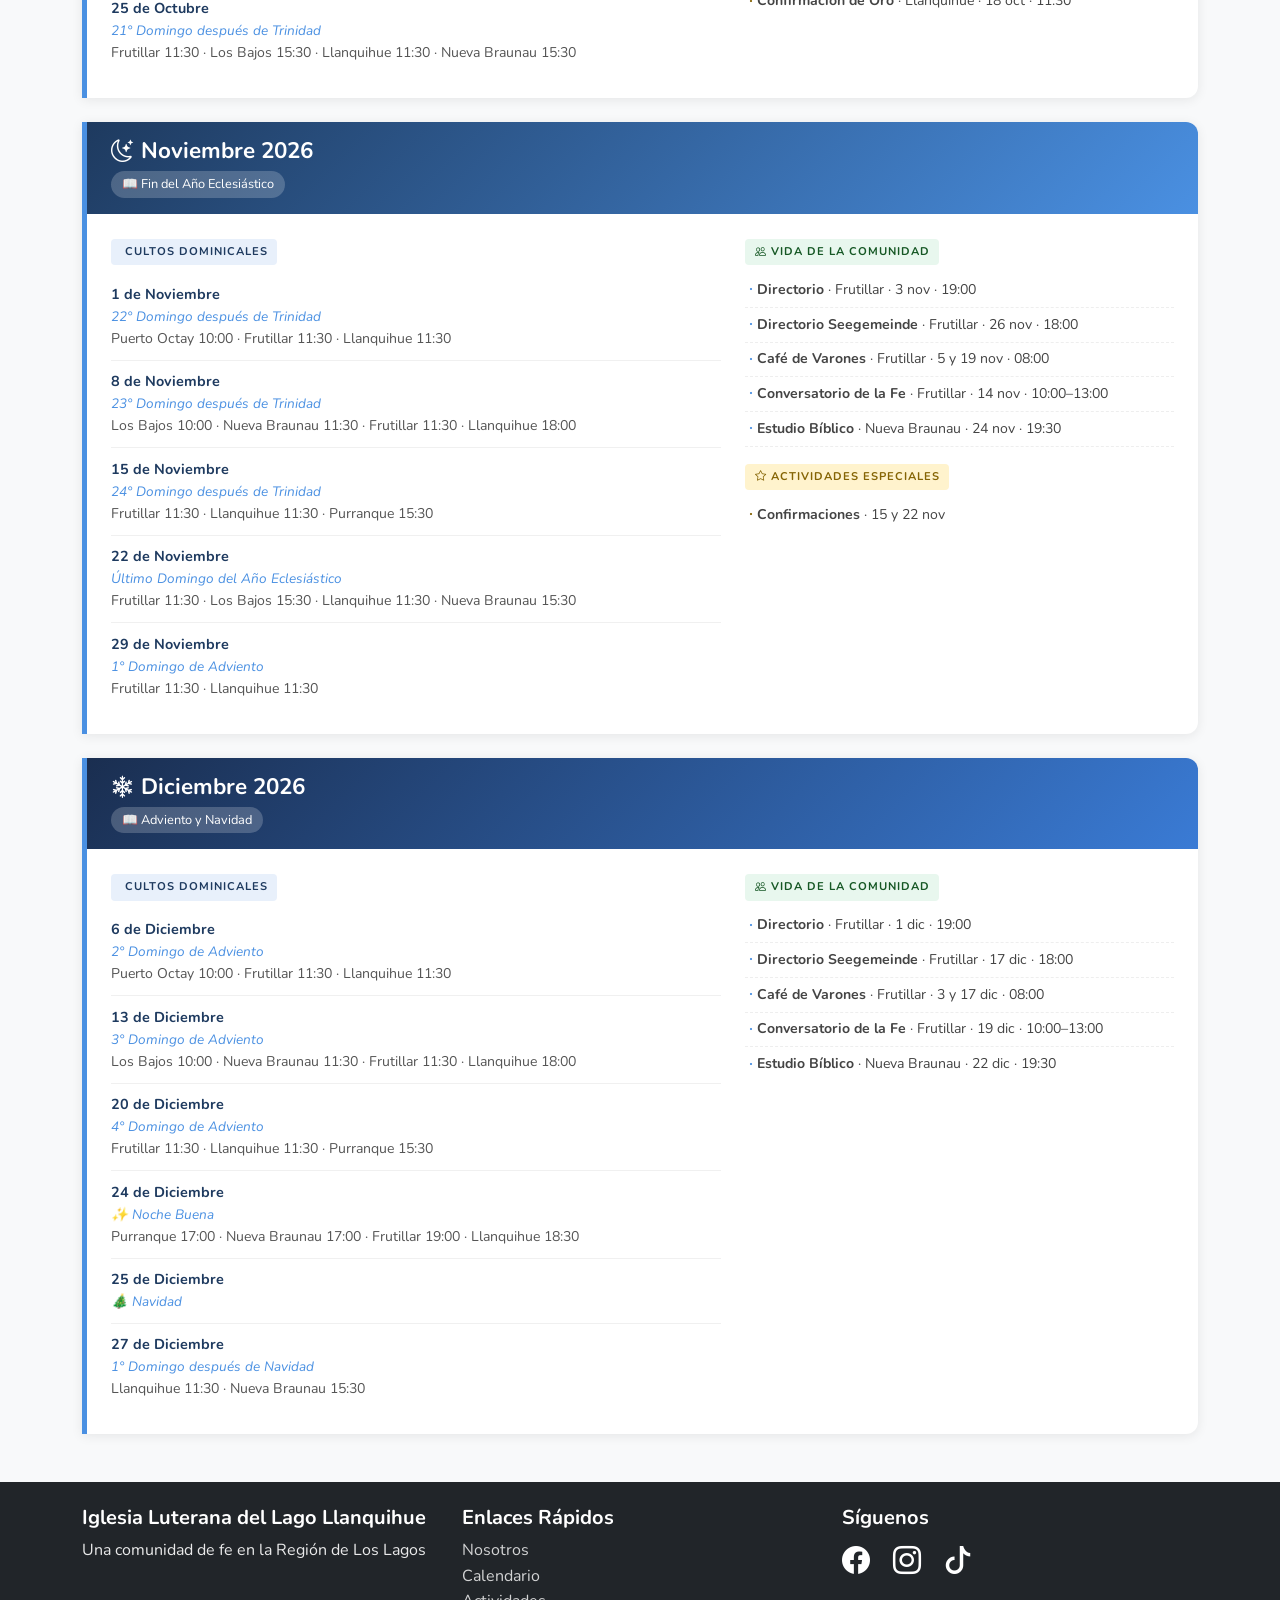
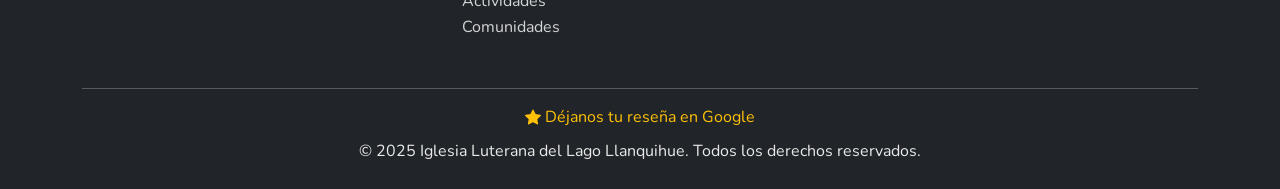
<file: public/calendario.html>
<!DOCTYPE html>
<html lang="es">
<head>
    <meta charset="UTF-8">
    <meta name="viewport" content="width=device-width, initial-scale=1.0">
    <meta name="description" content="Calendario de actividades 2026 de la Iglesia Luterana del Lago Llanquihue">
    <title>Calendario 2026 - Iglesia Luterana del Lago Llanquihue</title>
    
    <link href="https://cdn.jsdelivr.net/npm/bootstrap@5.3.2/dist/css/bootstrap.min.css" rel="stylesheet">
    <link rel="stylesheet" href="https://cdn.jsdelivr.net/npm/bootstrap-icons@1.11.1/font/bootstrap-icons.css">
    <link rel="preconnect" href="https://fonts.googleapis.com">
    <link rel="preconnect" href="https://fonts.gstatic.com" crossorigin>
    <link href="https://fonts.googleapis.com/css2?family=Nunito:wght@300;400;600;700&display=swap" rel="stylesheet">
    <link rel="manifest" href="manifest.json">
    <meta name="theme-color" content="#1e3a5f">
    <meta name="mobile-web-app-capable" content="yes">
    <meta name="apple-mobile-web-app-capable" content="yes">
    <meta name="apple-mobile-web-app-status-bar-style" content="black-translucent">
    <meta name="apple-mobile-web-app-title" content="Iglesia del Lago">
    <link rel="icon" type="image/png" href="assets/img/logo.png">
    <link rel="apple-touch-icon" href="assets/icons/apple-touch-icon.png">
    <link rel="stylesheet" href="css/styles.css">
    <style>
        .month-card {
            border-left: 5px solid var(--azul-claro);
            border-radius: 0 12px 12px 0;
            background: white;
            box-shadow: 0 2px 12px rgba(0,0,0,0.08);
            transition: box-shadow 0.3s ease;
        }
        .month-card:hover {
            box-shadow: 0 6px 24px rgba(0,0,0,0.14);
        }
        .month-header {
            background: linear-gradient(135deg, var(--azul-marino) 0%, var(--azul-claro) 100%);
            color: white;
            border-radius: 0 12px 0 0;
            padding: 1rem 1.5rem;
        }
        .month-header h3 {
            color: white;
            margin: 0;
            font-size: 1.4rem;
        }
        .month-header .season-badge {
            background: rgba(255,255,255,0.2);
            color: white;
            font-size: 0.8rem;
            padding: 0.2rem 0.7rem;
            border-radius: 20px;
            display: inline-block;
            margin-top: 0.3rem;
        }
        .service-item {
            border-bottom: 1px solid #f0f0f0;
            padding: 0.6rem 0;
        }
        .service-item:last-child {
            border-bottom: none;
        }
        .service-date {
            font-weight: 700;
            color: var(--azul-marino);
            font-size: 0.9rem;
        }
        .service-name {
            color: var(--azul-claro);
            font-size: 0.85rem;
            font-style: italic;
        }
        .service-times {
            font-size: 0.88rem;
            color: #555;
        }
        .section-label {
            font-size: 0.7rem;
            font-weight: 700;
            text-transform: uppercase;
            letter-spacing: 1px;
            padding: 0.25rem 0.6rem;
            border-radius: 4px;
            margin-bottom: 0.5rem;
            display: inline-block;
        }
        .label-cultos {
            background: #e8f0fb;
            color: var(--azul-marino);
        }
        .label-comunidad {
            background: #e8f7ee;
            color: #155724;
        }
        .label-especial {
            background: #fff3cd;
            color: #856404;
        }
        .activity-item {
            font-size: 0.88rem;
            color: #444;
            padding: 0.35rem 0;
            border-bottom: 1px dashed #eee;
        }
        .activity-item:last-child {
            border-bottom: none;
        }
        .activity-item i {
            font-size: 0.75rem;
            width: 16px;
        }
        .month-nav-btn {
            background: white;
            border: 2px solid var(--azul-claro);
            color: var(--azul-marino);
            border-radius: 8px;
            padding: 0.4rem 1rem;
            font-size: 0.85rem;
            font-weight: 600;
            text-decoration: none;
            transition: all 0.2s;
            display: inline-block;
        }
        .month-nav-btn:hover,
        .month-nav-btn.active {
            background: var(--azul-claro);
            color: white;
        }
        .calendar-intro-box {
            background: linear-gradient(135deg, var(--azul-marino) 0%, var(--azul-claro) 100%);
            border-radius: 16px;
            color: white;
            padding: 2rem;
        }
        .calendar-intro-box h2,
        .calendar-intro-box p {
            color: white;
        }
    </style>
</head>
<body>
    <nav class="navbar navbar-expand-lg navbar-light bg-white sticky-top shadow-sm">
        <div class="container">
            <a class="navbar-brand d-flex align-items-center" href="index.html">
                <img src="assets/img/logo.png" alt="Logo Iglesia Luterana" class="logo-img">
                <span class="ms-2 fw-bold text-primary">Iglesia Luterana del Lago</span>
            </a>
            <button class="navbar-toggler" type="button" data-bs-toggle="collapse" data-bs-target="#navbarNav" aria-controls="navbarNav" aria-expanded="false" aria-label="Toggle navigation">
                <span class="navbar-toggler-icon"></span>
            </button>
            <div class="collapse navbar-collapse" id="navbarNav">
                <ul class="navbar-nav ms-auto">
                    <li class="nav-item">
                        <a class="nav-link" href="index.html">Inicio</a>
                    </li>
                    <li class="nav-item">
                        <a class="nav-link" href="nosotros.html">Nosotros</a>
                    </li>
                    <li class="nav-item">
                        <a class="nav-link active" href="calendario.html">Calendario</a>
                    </li>
                    <li class="nav-item">
                        <a class="nav-link" href="actividades.html">Actividades</a>
                    </li>
                    <li class="nav-item">
                        <a class="nav-link" href="iglesias.html">Comunidades</a>
                    </li>
                    <li class="nav-item">
                        <a class="nav-link" href="contacto.html">Contáctanos</a>
                    </li>
                </ul>
            </div>
        </div>
    </nav>

    <section class="hero-image" style="background-image: url('assets/img/church-white.jpg');">
        <div class="container text-center">
            <h1 class="display-3 fw-bold mb-3">Calendario de Actividades 2026</h1>
            <p class="lead fs-3">Cultos, celebraciones y vida comunitaria</p>
            <p class="fs-5"><i class="bi bi-calendar-event me-2"></i>Abril — Diciembre 2026</p>
        </div>
    </section>

    <section class="py-4 bg-light">
        <div class="container">
            <div class="calendar-intro-box mb-4">
                <div class="row align-items-center">
                    <div class="col-md-8">
                        <h2 class="mb-2">Año Litúrgico 2026</h2>
                        <p class="mb-0 opacity-90">Este calendario refleja los cultos dominicales en nuestras seis comunidades y la vida activa de nuestra iglesia a lo largo del año. Todos son bienvenidos.</p>
                    </div>
                    <div class="col-md-4 text-md-end mt-3 mt-md-0">
                        <i class="bi bi-book-half" style="font-size: 4rem; opacity: 0.4;"></i>
                    </div>
                </div>
            </div>

            <div class="d-flex flex-wrap gap-2 mb-4">
                <a href="#abril" class="month-nav-btn">Abril</a>
                <a href="#mayo" class="month-nav-btn">Mayo</a>
                <a href="#junio" class="month-nav-btn">Junio</a>
                <a href="#julio" class="month-nav-btn">Julio</a>
                <a href="#agosto" class="month-nav-btn">Agosto</a>
                <a href="#septiembre" class="month-nav-btn">Septiembre</a>
                <a href="#octubre" class="month-nav-btn">Octubre</a>
                <a href="#noviembre" class="month-nav-btn">Noviembre</a>
                <a href="#diciembre" class="month-nav-btn">Diciembre</a>
            </div>

            <!-- ABRIL -->
            <div id="abril" class="month-card mb-4" style="scroll-margin-top: 80px;">
                <div class="month-header">
                    <h3><i class="bi bi-sunrise me-2"></i>Abril 2026</h3>
                    <span class="season-badge">📖 Tiempo de Pascua</span>
                </div>
                <div class="p-4">
                    <div class="row g-4">
                        <div class="col-lg-7">
                            <span class="section-label label-cultos"><i class="bi bi-church me-1"></i>Cultos Dominicales</span>
                            <div class="service-item">
                                <div class="service-date">2 al 5 de Abril — Semana Santa</div>
                                <div class="service-name">Jueves Santo</div>
                                <div class="service-times">Frutillar 17:30 · Llanquihue 19:30</div>
                                <div class="service-name mt-1">Viernes Santo</div>
                                <div class="service-times">Purranque 10:00 · Frutillar 11:30</div>
                                <div class="service-name mt-1">Pascua de Resurrección</div>
                                <div class="service-times">Frutillar 07:30 · Nueva Braunau 07:00 · Puerto Octay 10:00</div>
                                <div class="service-times">Frutillar 11:30 · Llanquihue 11:30</div>
                            </div>
                            <div class="service-item">
                                <div class="service-date">12 de Abril</div>
                                <div class="service-name">Cuasimodo</div>
                                <div class="service-times">Los Bajos 10:00 · Nueva Braunau 11:30 · Frutillar 11:30 · Llanquihue 18:00</div>
                            </div>
                            <div class="service-item">
                                <div class="service-date">19 de Abril</div>
                                <div class="service-name">Misericordia Domini</div>
                                <div class="service-times">Nueva Braunau 11:30 · Frutillar 11:30 · Purranque 15:30 · Llanquihue 18:00</div>
                            </div>
                            <div class="service-item">
                                <div class="service-date">26 de Abril</div>
                                <div class="service-name">Jubilate</div>
                                <div class="service-times">Frutillar 11:30 · Los Bajos 15:30 · Llanquihue 11:30 · Nueva Braunau 15:30</div>
                            </div>
                        </div>
                        <div class="col-lg-5">
                            <span class="section-label label-comunidad"><i class="bi bi-people me-1"></i>Vida de la Comunidad</span>
                            <div class="activity-item"><i class="bi bi-dot text-primary"></i><strong>Directorio</strong> · Frutillar · 7 abr · 19:00</div>
                            <div class="activity-item"><i class="bi bi-dot text-primary"></i><strong>Directorio Seegemeinde</strong> · Frutillar · 23 abr · 18:00</div>
                            <div class="activity-item"><i class="bi bi-dot text-primary"></i><strong>Café de Varones</strong> · Frutillar · 16 y 30 abr · 08:00</div>
                            <div class="activity-item"><i class="bi bi-dot text-primary"></i><strong>Conversatorio de la Fe</strong> · Frutillar · 18 abr · 10:00</div>
                            <div class="activity-item"><i class="bi bi-dot text-primary"></i><strong>Clase de Confirmación</strong> · Frutillar · 25 abr · 10:00</div>
                            <div class="activity-item"><i class="bi bi-dot text-primary"></i><strong>Estudio Bíblico</strong> · Nueva Braunau · 28 abr · 19:30</div>
                            <div class="activity-item"><i class="bi bi-dot text-primary"></i><strong>Culto Hogar de Ancianos</strong> · Llanquihue · 6 abr · 16:00</div>
                        </div>
                    </div>
                </div>
            </div>

            <!-- MAYO -->
            <div id="mayo" class="month-card mb-4" style="scroll-margin-top: 80px;">
                <div class="month-header">
                    <h3><i class="bi bi-cloud-sun me-2"></i>Mayo 2026</h3>
                    <span class="season-badge">📖 Ascensión y Pentecostés</span>
                </div>
                <div class="p-4">
                    <div class="row g-4">
                        <div class="col-lg-7">
                            <span class="section-label label-cultos"><i class="bi bi-church me-1"></i>Cultos Dominicales</span>
                            <div class="service-item">
                                <div class="service-date">3 de Mayo</div>
                                <div class="service-name">Kantate</div>
                                <div class="service-times">Puerto Octay 10:00 · Frutillar 11:30 · Llanquihue 11:30</div>
                            </div>
                            <div class="service-item">
                                <div class="service-date">10 de Mayo</div>
                                <div class="service-name">Rogate</div>
                                <div class="service-times">Los Bajos 10:00 · Frutillar 11:30 · Nueva Braunau 11:30 · Llanquihue 18:00</div>
                            </div>
                            <div class="service-item">
                                <div class="service-date">17 de Mayo</div>
                                <div class="service-name">Exaudi</div>
                                <div class="service-times">Frutillar 11:30 · Llanquihue 15:30 · Purranque 15:30</div>
                            </div>
                            <div class="service-item">
                                <div class="service-date">24 de Mayo</div>
                                <div class="service-name">Pentecostés</div>
                                <div class="service-times">Frutillar 11:30 · Los Bajos 15:30 · Llanquihue 11:30 · Nueva Braunau 15:30</div>
                            </div>
                            <div class="service-item">
                                <div class="service-date">31 de Mayo</div>
                                <div class="service-name">Trinidad</div>
                                <div class="service-times">Llanquihue 11:30 · Frutillar 11:30</div>
                            </div>
                        </div>
                        <div class="col-lg-5">
                            <span class="section-label label-comunidad"><i class="bi bi-people me-1"></i>Vida de la Comunidad</span>
                            <div class="activity-item"><i class="bi bi-dot text-primary"></i><strong>Directorio</strong> · Frutillar · 5 may · 19:00</div>
                            <div class="activity-item"><i class="bi bi-dot text-primary"></i><strong>Café de Varones</strong> · Frutillar · 14 y 28 may · 08:00</div>
                            <div class="activity-item"><i class="bi bi-dot text-primary"></i><strong>Conversatorio de la Fe</strong> · Frutillar · 16 may · 10:00–13:00</div>
                            <div class="activity-item"><i class="bi bi-dot text-primary"></i><strong>Clase de Confirmación</strong> · Frutillar · 23 may · 10:00</div>
                            <div class="activity-item"><i class="bi bi-dot text-primary"></i><strong>Estudio Bíblico</strong> · Nueva Braunau · 26 may · 19:30</div>
                            <div class="activity-item"><i class="bi bi-dot text-warning"></i><strong>Conferencia Pastores ILCH</strong> · Online · 15 may · 08:00–10:00</div>
                        </div>
                    </div>
                </div>
            </div>

            <!-- JUNIO -->
            <div id="junio" class="month-card mb-4" style="scroll-margin-top: 80px;">
                <div class="month-header">
                    <h3><i class="bi bi-tree me-2"></i>Junio 2026</h3>
                    <span class="season-badge">📖 Tiempo de la Iglesia</span>
                </div>
                <div class="p-4">
                    <div class="row g-4">
                        <div class="col-lg-7">
                            <span class="section-label label-cultos"><i class="bi bi-church me-1"></i>Cultos Dominicales</span>
                            <div class="service-item">
                                <div class="service-date">7 de Junio</div>
                                <div class="service-name">1° Domingo después de Trinidad</div>
                                <div class="service-times">Puerto Octay 10:00 · Frutillar 11:30 · Llanquihue 11:30</div>
                            </div>
                            <div class="service-item">
                                <div class="service-date">14 de Junio</div>
                                <div class="service-name">2° Domingo después de Trinidad</div>
                                <div class="service-times">Los Bajos 10:00 · Nueva Braunau 11:30 · Frutillar 11:30 · Llanquihue 18:00</div>
                            </div>
                            <div class="service-item">
                                <div class="service-date">21 de Junio</div>
                                <div class="service-name">3° Domingo después de Trinidad</div>
                                <div class="service-times">Frutillar 11:30 · Llanquihue 11:30 · Purranque 15:30</div>
                            </div>
                            <div class="service-item">
                                <div class="service-date">28 de Junio</div>
                                <div class="service-name">4° Domingo después de Trinidad</div>
                                <div class="service-times">Frutillar 11:30 · Los Bajos 15:30 · Llanquihue 11:30 · Nueva Braunau 15:30</div>
                            </div>
                        </div>
                        <div class="col-lg-5">
                            <span class="section-label label-comunidad"><i class="bi bi-people me-1"></i>Vida de la Comunidad</span>
                            <div class="activity-item"><i class="bi bi-dot text-primary"></i><strong>Directorio</strong> · Frutillar · 2 jun · 19:00</div>
                            <div class="activity-item"><i class="bi bi-dot text-primary"></i><strong>Directorio Seegemeinde</strong> · Frutillar · 25 jun · 18:00</div>
                            <div class="activity-item"><i class="bi bi-dot text-primary"></i><strong>Café de Varones</strong> · Frutillar · 11 y 25 jun · 08:00</div>
                            <div class="activity-item"><i class="bi bi-dot text-primary"></i><strong>Conversatorio de la Fe</strong> · Frutillar · 20 jun · 10:00–13:00</div>
                            <div class="activity-item"><i class="bi bi-dot text-primary"></i><strong>Clase de Confirmación</strong> · Frutillar · 27 jun · 10:00</div>
                            <div class="activity-item"><i class="bi bi-dot text-primary"></i><strong>Estudio Bíblico</strong> · Nueva Braunau · 23 jun · 19:30</div>
                        </div>
                    </div>
                </div>
            </div>

            <!-- JULIO -->
            <div id="julio" class="month-card mb-4" style="scroll-margin-top: 80px;">
                <div class="month-header">
                    <h3><i class="bi bi-snow me-2"></i>Julio 2026</h3>
                    <span class="season-badge">📖 Tiempo de la Iglesia</span>
                </div>
                <div class="p-4">
                    <div class="row g-4">
                        <div class="col-lg-7">
                            <span class="section-label label-cultos"><i class="bi bi-church me-1"></i>Cultos Dominicales</span>
                            <div class="service-item">
                                <div class="service-date">5 de Julio</div>
                                <div class="service-name">5° Domingo después de Trinidad</div>
                                <div class="service-times">Puerto Octay 10:00 · Frutillar 11:30 · Llanquihue 11:30</div>
                            </div>
                            <div class="service-item">
                                <div class="service-date">12 de Julio</div>
                                <div class="service-name">6° Domingo después de Trinidad</div>
                                <div class="service-times">Los Bajos 10:00 · Nueva Braunau 11:30 · Frutillar 11:30 · Llanquihue 18:00</div>
                            </div>
                            <div class="service-item">
                                <div class="service-date">19 de Julio</div>
                                <div class="service-name">7° Domingo después de Trinidad</div>
                                <div class="service-times">Frutillar 11:30 · Llanquihue 11:30 · Purranque 15:30</div>
                            </div>
                            <div class="service-item">
                                <div class="service-date">26 de Julio</div>
                                <div class="service-name">8° Domingo después de Trinidad</div>
                                <div class="service-times">Frutillar 11:30 · Los Bajos 15:30 · Llanquihue 11:30 · Nueva Braunau 15:30</div>
                            </div>
                        </div>
                        <div class="col-lg-5">
                            <span class="section-label label-comunidad"><i class="bi bi-people me-1"></i>Vida de la Comunidad</span>
                            <div class="activity-item"><i class="bi bi-dot text-primary"></i><strong>Directorio</strong> · Frutillar · 7 jul · 19:00</div>
                            <div class="activity-item"><i class="bi bi-dot text-primary"></i><strong>Directorio Seegemeinde</strong> · Frutillar · 23 jul · 18:00</div>
                            <div class="activity-item"><i class="bi bi-dot text-primary"></i><strong>Café de Varones</strong> · Frutillar · 9 y 23 jul · 08:00</div>
                            <div class="activity-item"><i class="bi bi-dot text-primary"></i><strong>Conversatorio de la Fe</strong> · Frutillar · 18 jul · 10:00–13:00</div>
                            <div class="activity-item"><i class="bi bi-dot text-primary"></i><strong>Clase de Confirmación</strong> · Frutillar · 25 jul · 10:00</div>
                            <div class="activity-item"><i class="bi bi-dot text-primary"></i><strong>Estudio Bíblico</strong> · Nueva Braunau · 28 jul · 19:30</div>
                            <div class="mt-3">
                                <span class="section-label label-especial"><i class="bi bi-star me-1"></i>Actividades Especiales</span>
                                <div class="activity-item"><i class="bi bi-dot" style="color:#856404;"></i><strong>Conferencia Pastores ILCH</strong> · Valdivia · 13 jul</div>
                                <div class="activity-item"><i class="bi bi-dot" style="color:#856404;"></i><strong>Capacitación Pastoral</strong> · Valdivia · 14–17 jul</div>
                            </div>
                        </div>
                    </div>
                </div>
            </div>

            <!-- AGOSTO -->
            <div id="agosto" class="month-card mb-4" style="scroll-margin-top: 80px;">
                <div class="month-header">
                    <h3><i class="bi bi-wind me-2"></i>Agosto 2026</h3>
                    <span class="season-badge">📖 Tiempo de la Iglesia</span>
                </div>
                <div class="p-4">
                    <div class="row g-4">
                        <div class="col-lg-7">
                            <span class="section-label label-cultos"><i class="bi bi-church me-1"></i>Cultos Dominicales</span>
                            <div class="service-item">
                                <div class="service-date">2 de Agosto</div>
                                <div class="service-name">9° Domingo después de Trinidad</div>
                                <div class="service-times">Puerto Octay 10:00 · Frutillar 11:30 · Llanquihue 11:30</div>
                            </div>
                            <div class="service-item">
                                <div class="service-date">9 de Agosto</div>
                                <div class="service-name">10° Domingo después de Trinidad</div>
                                <div class="service-times">Los Bajos 10:00 · Nueva Braunau 11:30 · Frutillar 11:30 · Llanquihue 18:00</div>
                            </div>
                            <div class="service-item">
                                <div class="service-date">16 de Agosto</div>
                                <div class="service-name">11° Domingo después de Trinidad</div>
                                <div class="service-times">Frutillar 11:30 · Llanquihue 11:30 · Purranque 15:30</div>
                            </div>
                            <div class="service-item">
                                <div class="service-date">23 de Agosto</div>
                                <div class="service-name">12° Domingo después de Trinidad</div>
                                <div class="service-times">Frutillar 11:30 · Los Bajos 15:30 · Llanquihue 11:30 · Nueva Braunau 15:30</div>
                            </div>
                            <div class="service-item">
                                <div class="service-date">30 de Agosto</div>
                                <div class="service-name">13° Domingo después de Trinidad</div>
                                <div class="service-times">Frutillar 11:30 · Llanquihue 11:30 · Puerto Fonck 11:00</div>
                            </div>
                        </div>
                        <div class="col-lg-5">
                            <span class="section-label label-comunidad"><i class="bi bi-people me-1"></i>Vida de la Comunidad</span>
                            <div class="activity-item"><i class="bi bi-dot text-primary"></i><strong>Directorio</strong> · Frutillar · 4 ago · 19:00</div>
                            <div class="activity-item"><i class="bi bi-dot text-primary"></i><strong>Directorio Seegemeinde</strong> · Frutillar · 27 ago · 18:00</div>
                            <div class="activity-item"><i class="bi bi-dot text-primary"></i><strong>Café de Varones</strong> · Frutillar · 6 y 20 ago · 08:00</div>
                            <div class="activity-item"><i class="bi bi-dot text-primary"></i><strong>Estudio Bíblico</strong> · Nueva Braunau · 25 ago · 19:30</div>
                            <div class="mt-3">
                                <span class="section-label label-especial"><i class="bi bi-star me-1"></i>Actividades Especiales</span>
                                <div class="activity-item"><i class="bi bi-dot" style="color:#856404;"></i><strong>Campamento Confirmandos</strong> · Puerto Fonck · 28–29 ago</div>
                            </div>
                        </div>
                    </div>
                </div>
            </div>

            <!-- SEPTIEMBRE -->
            <div id="septiembre" class="month-card mb-4" style="scroll-margin-top: 80px;">
                <div class="month-header">
                    <h3><i class="bi bi-flower1 me-2"></i>Septiembre 2026</h3>
                    <span class="season-badge">📖 Tiempo de la Iglesia</span>
                </div>
                <div class="p-4">
                    <div class="row g-4">
                        <div class="col-lg-7">
                            <span class="section-label label-cultos"><i class="bi bi-church me-1"></i>Cultos Dominicales</span>
                            <div class="service-item">
                                <div class="service-date">6 de Septiembre</div>
                                <div class="service-name">14° Domingo después de Trinidad</div>
                                <div class="service-times">Puerto Octay 10:00 · Frutillar 11:30 · Llanquihue 11:30</div>
                            </div>
                            <div class="service-item">
                                <div class="service-date">13 de Septiembre</div>
                                <div class="service-name">15° Domingo después de Trinidad</div>
                                <div class="service-times">Los Bajos 10:00 · Nueva Braunau 11:30 · Frutillar 11:30 · Llanquihue 18:00</div>
                            </div>
                            <div class="service-item">
                                <div class="service-date">20 de Septiembre</div>
                                <div class="service-name">16° Domingo después de Trinidad</div>
                                <div class="service-times">Frutillar 11:30 · Llanquihue 11:30 · Purranque 15:30</div>
                            </div>
                            <div class="service-item">
                                <div class="service-date">27 de Septiembre</div>
                                <div class="service-name">17° Domingo después de Trinidad</div>
                                <div class="service-times">Frutillar 11:30 · Los Bajos 15:30 · Llanquihue 11:30 · Nueva Braunau 15:30</div>
                            </div>
                        </div>
                        <div class="col-lg-5">
                            <span class="section-label label-comunidad"><i class="bi bi-people me-1"></i>Vida de la Comunidad</span>
                            <div class="activity-item"><i class="bi bi-dot text-primary"></i><strong>Directorio</strong> · Frutillar · 1 sep · 19:00</div>
                            <div class="activity-item"><i class="bi bi-dot text-primary"></i><strong>Directorio Seegemeinde</strong> · Frutillar · 24 sep · 18:00</div>
                            <div class="activity-item"><i class="bi bi-dot text-primary"></i><strong>Café de Varones</strong> · Frutillar · 3 y 24 sep · 08:00</div>
                            <div class="activity-item"><i class="bi bi-dot text-primary"></i><strong>Estudio Bíblico</strong> · Nueva Braunau · 22 sep · 19:30</div>
                            <div class="activity-item"><i class="bi bi-dot text-primary"></i><strong>Clase de Confirmación</strong> · Llanquihue · 26 sep · 10:00</div>
                            <div class="mt-3">
                                <span class="section-label label-especial"><i class="bi bi-star me-1"></i>Actividades Especiales</span>
                                <div class="activity-item"><i class="bi bi-dot" style="color:#856404;"></i><strong>Conferencia Pastores ILCH</strong> · Online · 4 sep</div>
                            </div>
                        </div>
                    </div>
                </div>
            </div>

            <!-- OCTUBRE -->
            <div id="octubre" class="month-card mb-4" style="scroll-margin-top: 80px;">
                <div class="month-header">
                    <h3><i class="bi bi-award me-2"></i>Octubre 2026</h3>
                    <span class="season-badge">📖 Tiempo de la Iglesia</span>
                </div>
                <div class="p-4">
                    <div class="row g-4">
                        <div class="col-lg-7">
                            <span class="section-label label-cultos"><i class="bi bi-church me-1"></i>Cultos Dominicales</span>
                            <div class="service-item">
                                <div class="service-date">4 de Octubre</div>
                                <div class="service-name">18° Domingo después de Trinidad</div>
                                <div class="service-times">Puerto Octay 10:00 · Frutillar 11:30 · Llanquihue 11:30</div>
                            </div>
                            <div class="service-item">
                                <div class="service-date">11 de Octubre</div>
                                <div class="service-name">19° Domingo después de Trinidad</div>
                                <div class="service-times">Los Bajos 10:00 · Nueva Braunau 11:30 · Frutillar 11:30 · Llanquihue 18:00</div>
                            </div>
                            <div class="service-item">
                                <div class="service-date">18 de Octubre</div>
                                <div class="service-name">20° Domingo después de Trinidad</div>
                                <div class="service-times">Frutillar 11:30 · Llanquihue 11:30 · Purranque 15:30</div>
                            </div>
                            <div class="service-item">
                                <div class="service-date">25 de Octubre</div>
                                <div class="service-name">21° Domingo después de Trinidad</div>
                                <div class="service-times">Frutillar 11:30 · Los Bajos 15:30 · Llanquihue 11:30 · Nueva Braunau 15:30</div>
                            </div>
                        </div>
                        <div class="col-lg-5">
                            <span class="section-label label-comunidad"><i class="bi bi-people me-1"></i>Vida de la Comunidad</span>
                            <div class="activity-item"><i class="bi bi-dot text-primary"></i><strong>Directorio</strong> · Frutillar · 6 oct · 19:00</div>
                            <div class="activity-item"><i class="bi bi-dot text-primary"></i><strong>Directorio Seegemeinde</strong> · Frutillar · 22 oct · 18:00</div>
                            <div class="activity-item"><i class="bi bi-dot text-primary"></i><strong>Café de Varones</strong> · Frutillar · 8 y 22 oct · 08:00</div>
                            <div class="activity-item"><i class="bi bi-dot text-primary"></i><strong>Conversatorio de la Fe</strong> · Frutillar · 17 oct · 10:00–13:00</div>
                            <div class="activity-item"><i class="bi bi-dot text-primary"></i><strong>Clase de Confirmación</strong> · Llanquihue · 24 oct · 10:00</div>
                            <div class="activity-item"><i class="bi bi-dot text-primary"></i><strong>Estudio Bíblico</strong> · Nueva Braunau · 27 oct · 19:30</div>
                            <div class="mt-3">
                                <span class="section-label label-especial"><i class="bi bi-star me-1"></i>Actividades Especiales</span>
                                <div class="activity-item"><i class="bi bi-dot" style="color:#856404;"></i><strong>Confirmación de Oro</strong> · Llanquihue · 18 oct · 11:30</div>
                            </div>
                        </div>
                    </div>
                </div>
            </div>

            <!-- NOVIEMBRE -->
            <div id="noviembre" class="month-card mb-4" style="scroll-margin-top: 80px;">
                <div class="month-header">
                    <h3><i class="bi bi-moon-stars me-2"></i>Noviembre 2026</h3>
                    <span class="season-badge">📖 Fin del Año Eclesiástico</span>
                </div>
                <div class="p-4">
                    <div class="row g-4">
                        <div class="col-lg-7">
                            <span class="section-label label-cultos"><i class="bi bi-church me-1"></i>Cultos Dominicales</span>
                            <div class="service-item">
                                <div class="service-date">1 de Noviembre</div>
                                <div class="service-name">22° Domingo después de Trinidad</div>
                                <div class="service-times">Puerto Octay 10:00 · Frutillar 11:30 · Llanquihue 11:30</div>
                            </div>
                            <div class="service-item">
                                <div class="service-date">8 de Noviembre</div>
                                <div class="service-name">23° Domingo después de Trinidad</div>
                                <div class="service-times">Los Bajos 10:00 · Nueva Braunau 11:30 · Frutillar 11:30 · Llanquihue 18:00</div>
                            </div>
                            <div class="service-item">
                                <div class="service-date">15 de Noviembre</div>
                                <div class="service-name">24° Domingo después de Trinidad</div>
                                <div class="service-times">Frutillar 11:30 · Llanquihue 11:30 · Purranque 15:30</div>
                            </div>
                            <div class="service-item">
                                <div class="service-date">22 de Noviembre</div>
                                <div class="service-name">Último Domingo del Año Eclesiástico</div>
                                <div class="service-times">Frutillar 11:30 · Los Bajos 15:30 · Llanquihue 11:30 · Nueva Braunau 15:30</div>
                            </div>
                            <div class="service-item">
                                <div class="service-date">29 de Noviembre</div>
                                <div class="service-name">1° Domingo de Adviento</div>
                                <div class="service-times">Frutillar 11:30 · Llanquihue 11:30</div>
                            </div>
                        </div>
                        <div class="col-lg-5">
                            <span class="section-label label-comunidad"><i class="bi bi-people me-1"></i>Vida de la Comunidad</span>
                            <div class="activity-item"><i class="bi bi-dot text-primary"></i><strong>Directorio</strong> · Frutillar · 3 nov · 19:00</div>
                            <div class="activity-item"><i class="bi bi-dot text-primary"></i><strong>Directorio Seegemeinde</strong> · Frutillar · 26 nov · 18:00</div>
                            <div class="activity-item"><i class="bi bi-dot text-primary"></i><strong>Café de Varones</strong> · Frutillar · 5 y 19 nov · 08:00</div>
                            <div class="activity-item"><i class="bi bi-dot text-primary"></i><strong>Conversatorio de la Fe</strong> · Frutillar · 14 nov · 10:00–13:00</div>
                            <div class="activity-item"><i class="bi bi-dot text-primary"></i><strong>Estudio Bíblico</strong> · Nueva Braunau · 24 nov · 19:30</div>
                            <div class="mt-3">
                                <span class="section-label label-especial"><i class="bi bi-star me-1"></i>Actividades Especiales</span>
                                <div class="activity-item"><i class="bi bi-dot" style="color:#856404;"></i><strong>Confirmaciones</strong> · 15 y 22 nov</div>
                            </div>
                        </div>
                    </div>
                </div>
            </div>

            <!-- DICIEMBRE -->
            <div id="diciembre" class="month-card mb-4" style="scroll-margin-top: 80px;">
                <div class="month-header" style="background: linear-gradient(135deg, #1a2e50 0%, #3a7bd5 100%);">
                    <h3><i class="bi bi-snow2 me-2"></i>Diciembre 2026</h3>
                    <span class="season-badge">📖 Adviento y Navidad</span>
                </div>
                <div class="p-4">
                    <div class="row g-4">
                        <div class="col-lg-7">
                            <span class="section-label label-cultos"><i class="bi bi-church me-1"></i>Cultos Dominicales</span>
                            <div class="service-item">
                                <div class="service-date">6 de Diciembre</div>
                                <div class="service-name">2° Domingo de Adviento</div>
                                <div class="service-times">Puerto Octay 10:00 · Frutillar 11:30 · Llanquihue 11:30</div>
                            </div>
                            <div class="service-item">
                                <div class="service-date">13 de Diciembre</div>
                                <div class="service-name">3° Domingo de Adviento</div>
                                <div class="service-times">Los Bajos 10:00 · Nueva Braunau 11:30 · Frutillar 11:30 · Llanquihue 18:00</div>
                            </div>
                            <div class="service-item">
                                <div class="service-date">20 de Diciembre</div>
                                <div class="service-name">4° Domingo de Adviento</div>
                                <div class="service-times">Frutillar 11:30 · Llanquihue 11:30 · Purranque 15:30</div>
                            </div>
                            <div class="service-item">
                                <div class="service-date">24 de Diciembre</div>
                                <div class="service-name">✨ Noche Buena</div>
                                <div class="service-times">Purranque 17:00 · Nueva Braunau 17:00 · Frutillar 19:00 · Llanquihue 18:30</div>
                            </div>
                            <div class="service-item">
                                <div class="service-date">25 de Diciembre</div>
                                <div class="service-name">🎄 Navidad</div>
                            </div>
                            <div class="service-item">
                                <div class="service-date">27 de Diciembre</div>
                                <div class="service-name">1° Domingo después de Navidad</div>
                                <div class="service-times">Llanquihue 11:30 · Nueva Braunau 15:30</div>
                            </div>
                        </div>
                        <div class="col-lg-5">
                            <span class="section-label label-comunidad"><i class="bi bi-people me-1"></i>Vida de la Comunidad</span>
                            <div class="activity-item"><i class="bi bi-dot text-primary"></i><strong>Directorio</strong> · Frutillar · 1 dic · 19:00</div>
                            <div class="activity-item"><i class="bi bi-dot text-primary"></i><strong>Directorio Seegemeinde</strong> · Frutillar · 17 dic · 18:00</div>
                            <div class="activity-item"><i class="bi bi-dot text-primary"></i><strong>Café de Varones</strong> · Frutillar · 3 y 17 dic · 08:00</div>
                            <div class="activity-item"><i class="bi bi-dot text-primary"></i><strong>Conversatorio de la Fe</strong> · Frutillar · 19 dic · 10:00–13:00</div>
                            <div class="activity-item"><i class="bi bi-dot text-primary"></i><strong>Estudio Bíblico</strong> · Nueva Braunau · 22 dic · 19:30</div>
                        </div>
                    </div>
                </div>
            </div>

        </div>
    </section>

    <footer class="bg-dark text-white py-4">
        <div class="container">
            <div class="row">
                <div class="col-md-4 mb-3">
                    <h5>Iglesia Luterana del Lago Llanquihue</h5>
                    <p>Una comunidad de fe en la Región de Los Lagos</p>
                </div>
                <div class="col-md-4 mb-3">
                    <h5>Enlaces Rápidos</h5>
                    <ul class="list-unstyled">
                        <li><a href="nosotros.html" class="text-white-50">Nosotros</a></li>
                        <li><a href="calendario.html" class="text-white-50">Calendario</a></li>
                        <li><a href="actividades.html" class="text-white-50">Actividades</a></li>
                        <li><a href="iglesias.html" class="text-white-50">Comunidades</a></li>
                    </ul>
                </div>
                <div class="col-md-4 mb-3">
                    <h5>Síguenos</h5>
                    <a href="https://web.facebook.com/profile.php?id=100070098432222" target="_blank" rel="noopener" class="text-white fs-3 me-3">
                        <i class="bi bi-facebook"></i>
                    </a>
                    <a href="#" target="_blank" rel="noopener" class="text-white fs-3 me-3">
                        <i class="bi bi-instagram"></i>
                    </a>
                    <a href="#" target="_blank" rel="noopener" class="text-white fs-3">
                        <i class="bi bi-tiktok"></i>
                    </a>
                </div>
            </div>
            <hr class="my-3 bg-white">
            <p class="text-center mb-2"><a href="https://www.google.com/maps/search/?api=1&query=Iglesia+Luterana+del+Lago+Llanquihue" target="_blank" rel="noopener" class="text-warning text-decoration-none"><i class="bi bi-star-fill me-1"></i>Déjanos tu reseña en Google</a></p>
            <p class="text-center mb-0">&copy; 2025 Iglesia Luterana del Lago Llanquihue. Todos los derechos reservados.</p>
        </div>
    </footer>

    <nav class="bottom-nav" aria-label="Navegación móvil">
        <a href="index.html" class="bottom-nav__item">
            <i class="bi bi-house-door-fill"></i>
            <span>Inicio</span>
        </a>
        <a href="calendario.html" class="bottom-nav__item active">
            <i class="bi bi-calendar-event-fill"></i>
            <span>Calendario</span>
        </a>
        <a href="actividades.html" class="bottom-nav__item">
            <i class="bi bi-people-fill"></i>
            <span>Actividades</span>
        </a>
        <a href="iglesias.html" class="bottom-nav__item">
            <i class="bi bi-geo-alt-fill"></i>
            <span>Comunidades</span>
        </a>
        <a href="contacto.html" class="bottom-nav__item">
            <i class="bi bi-telephone-fill"></i>
            <span>Contacto</span>
        </a>
    </nav>

    <a href="https://wa.me/56923141160" target="_blank" rel="noopener" class="whatsapp-float" aria-label="Contactar por WhatsApp">
        <i class="bi bi-whatsapp"></i>
    </a>

    <script src="https://cdn.jsdelivr.net/npm/bootstrap@5.3.2/dist/js/bootstrap.bundle.min.js"></script>
    <script src="js/script.js"></script>
</body>
</html>
</file>
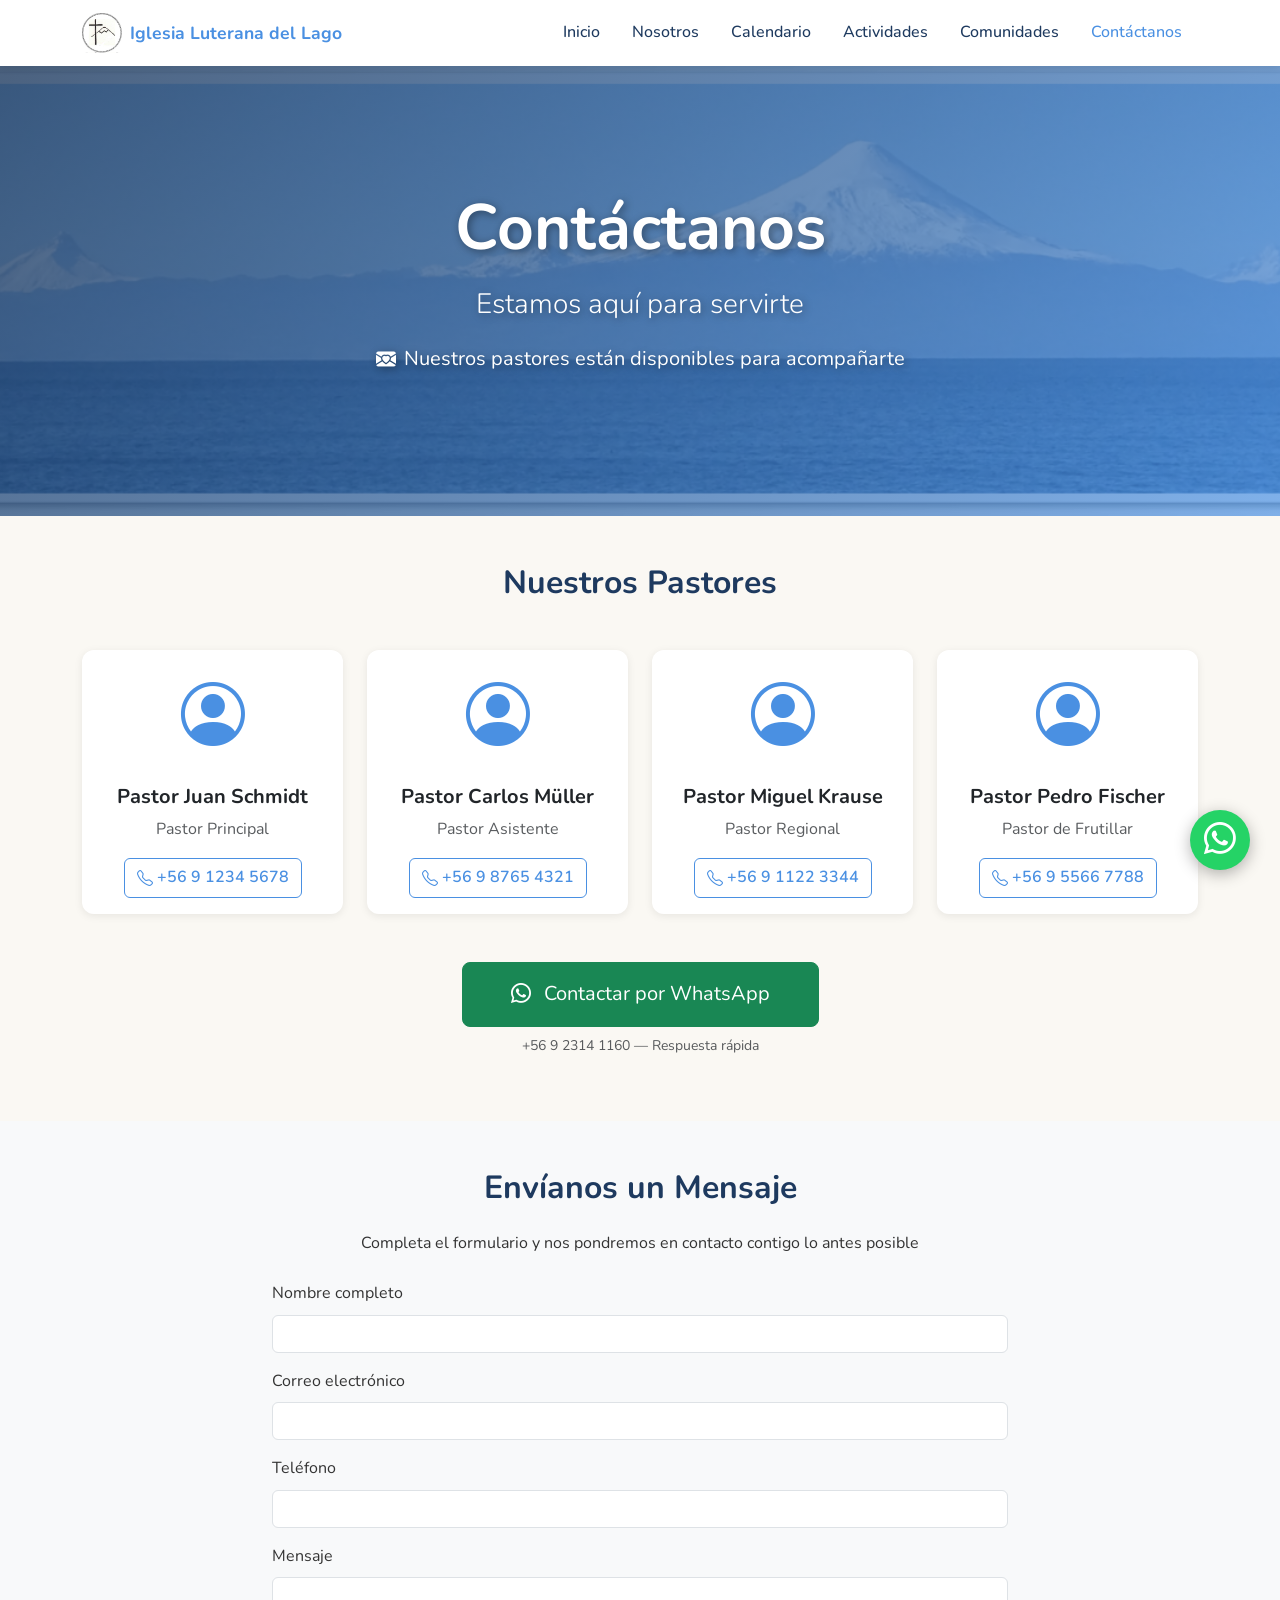
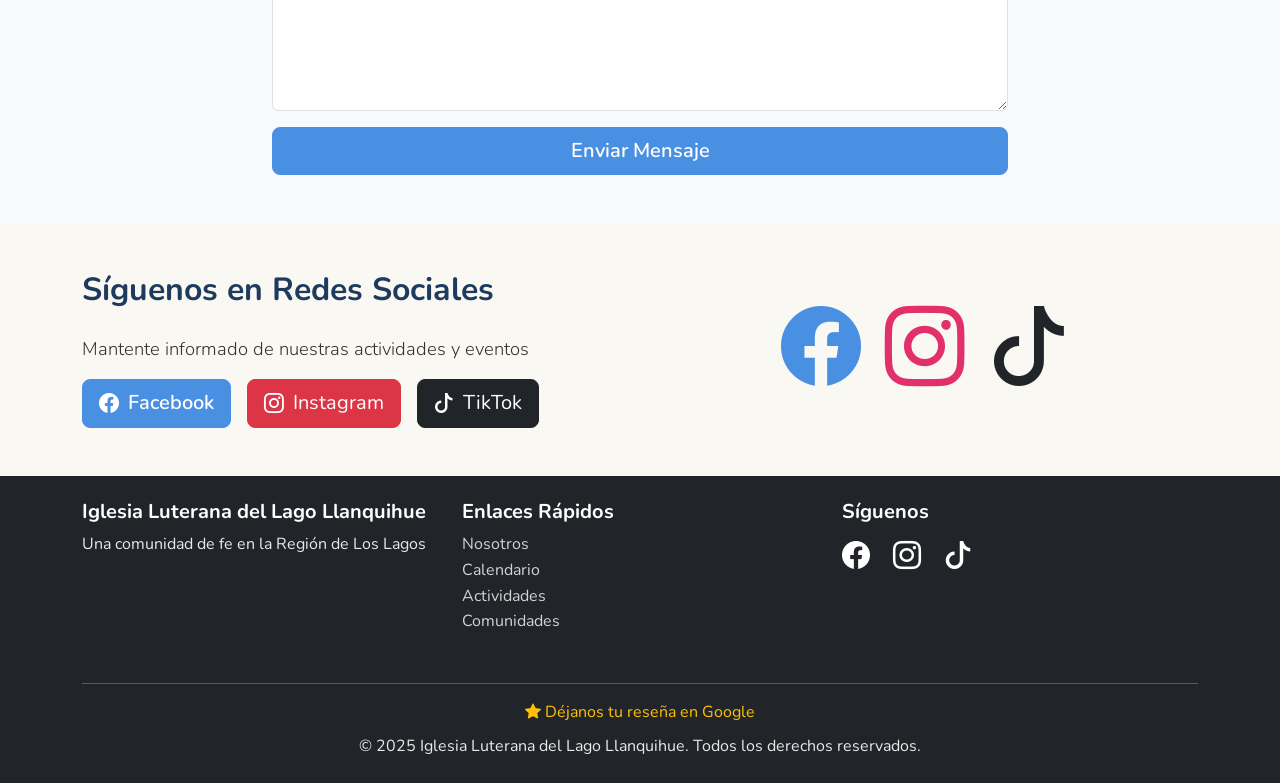
<file: public/contacto.html>
<!DOCTYPE html>
<html lang="es">
<head>
    <meta charset="UTF-8">
    <meta name="viewport" content="width=device-width, initial-scale=1.0">
    <meta name="description" content="Contacta con los pastores de la Iglesia Luterana del Lago Llanquihue">
    <title>Contáctanos - Iglesia Luterana del Lago Llanquihue</title>
    
    <link href="https://cdn.jsdelivr.net/npm/bootstrap@5.3.2/dist/css/bootstrap.min.css" rel="stylesheet">
    <link rel="stylesheet" href="https://cdn.jsdelivr.net/npm/bootstrap-icons@1.11.1/font/bootstrap-icons.css">
    <link rel="preconnect" href="https://fonts.googleapis.com">
    <link rel="preconnect" href="https://fonts.gstatic.com" crossorigin>
    <link href="https://fonts.googleapis.com/css2?family=Nunito:wght@300;400;600;700&display=swap" rel="stylesheet">
    <link rel="manifest" href="manifest.json">
    <meta name="theme-color" content="#1e3a5f">
    <meta name="mobile-web-app-capable" content="yes">
    <meta name="apple-mobile-web-app-capable" content="yes">
    <meta name="apple-mobile-web-app-status-bar-style" content="black-translucent">
    <meta name="apple-mobile-web-app-title" content="Iglesia del Lago">
    <link rel="icon" type="image/png" href="assets/img/logo.png">
    <link rel="apple-touch-icon" href="assets/icons/apple-touch-icon.png">
    <link rel="stylesheet" href="css/styles.css">
</head>
<body>
    <nav class="navbar navbar-expand-lg navbar-light bg-white sticky-top shadow-sm">
        <div class="container">
            <a class="navbar-brand d-flex align-items-center" href="index.html">
                <img src="assets/img/logo.png" alt="Logo Iglesia Luterana" class="logo-img">
                <span class="ms-2 fw-bold text-primary">Iglesia Luterana del Lago</span>
            </a>
            <button class="navbar-toggler" type="button" data-bs-toggle="collapse" data-bs-target="#navbarNav" aria-controls="navbarNav" aria-expanded="false" aria-label="Toggle navigation">
                <span class="navbar-toggler-icon"></span>
            </button>
            <div class="collapse navbar-collapse" id="navbarNav">
                <ul class="navbar-nav ms-auto">
                    <li class="nav-item">
                        <a class="nav-link" href="index.html">Inicio</a>
                    </li>
                    <li class="nav-item">
                        <a class="nav-link" href="nosotros.html">Nosotros</a>
                    </li>
                    <li class="nav-item">
                        <a class="nav-link" href="calendario.html">Calendario</a>
                    </li>
                    <li class="nav-item">
                        <a class="nav-link" href="actividades.html">Actividades</a>
                    </li>
                    <li class="nav-item">
                        <a class="nav-link" href="iglesias.html">Comunidades</a>
                    </li>
                    <li class="nav-item">
                        <a class="nav-link active" href="contacto.html">Contáctanos</a>
                    </li>
                </ul>
            </div>
        </div>
    </nav>

    <section class="hero-image" style="background-image: url('assets/img/lake-hero.png');">
        <div class="container text-center">
            <h1 class="display-3 fw-bold mb-3">Contáctanos</h1>
            <p class="lead fs-3">Estamos aquí para servirte</p>
            <p class="fs-5"><i class="bi bi-envelope-heart-fill me-2"></i>Nuestros pastores están disponibles para acompañarte</p>
        </div>
    </section>

    <section class="py-5">
        <div class="container">
            <h2 class="text-center mb-5">Nuestros Pastores</h2>
            <div class="row g-4 mb-5">
                <div class="col-md-6 col-lg-3">
                    <div class="card h-100 shadow-sm text-center">
                        <div class="card-body">
                            <i class="bi bi-person-circle text-primary" style="font-size: 4rem;"></i>
                            <h5 class="card-title mt-3">Pastor Juan Schmidt</h5>
                            <p class="text-muted">Pastor Principal</p>
                            <a href="tel:+56912345678" class="btn btn-outline-primary">
                                <i class="bi bi-telephone"></i> +56 9 1234 5678
                            </a>
                        </div>
                    </div>
                </div>
                <div class="col-md-6 col-lg-3">
                    <div class="card h-100 shadow-sm text-center">
                        <div class="card-body">
                            <i class="bi bi-person-circle text-primary" style="font-size: 4rem;"></i>
                            <h5 class="card-title mt-3">Pastor Carlos Müller</h5>
                            <p class="text-muted">Pastor Asistente</p>
                            <a href="tel:+56987654321" class="btn btn-outline-primary">
                                <i class="bi bi-telephone"></i> +56 9 8765 4321
                            </a>
                        </div>
                    </div>
                </div>
                <div class="col-md-6 col-lg-3">
                    <div class="card h-100 shadow-sm text-center">
                        <div class="card-body">
                            <i class="bi bi-person-circle text-primary" style="font-size: 4rem;"></i>
                            <h5 class="card-title mt-3">Pastor Miguel Krause</h5>
                            <p class="text-muted">Pastor Regional</p>
                            <a href="tel:+56911223344" class="btn btn-outline-primary">
                                <i class="bi bi-telephone"></i> +56 9 1122 3344
                            </a>
                        </div>
                    </div>
                </div>
                <div class="col-md-6 col-lg-3">
                    <div class="card h-100 shadow-sm text-center">
                        <div class="card-body">
                            <i class="bi bi-person-circle text-primary" style="font-size: 4rem;"></i>
                            <h5 class="card-title mt-3">Pastor Pedro Fischer</h5>
                            <p class="text-muted">Pastor de Frutillar</p>
                            <a href="tel:+56955667788" class="btn btn-outline-primary">
                                <i class="bi bi-telephone"></i> +56 9 5566 7788
                            </a>
                        </div>
                    </div>
                </div>
            </div>

            <div class="text-center mt-4 mb-3">
                <a href="https://wa.me/56923141160" target="_blank" rel="noopener" class="btn btn-success btn-lg px-5 py-3">
                    <i class="bi bi-whatsapp me-2"></i> Contactar por WhatsApp
                </a>
                <p class="text-muted mt-2 small">+56 9 2314 1160 — Respuesta rápida</p>
            </div>
        </div>
    </section>

    <section class="py-5 bg-light">
        <div class="container">
            <div class="row justify-content-center">
                <div class="col-lg-8">
                    <h2 class="text-center mb-4">Envíanos un Mensaje</h2>
                    <p class="text-center mb-4">Completa el formulario y nos pondremos en contacto contigo lo antes posible</p>
                    
                    <form id="contactForm">
                        <div class="mb-3">
                            <label for="nombre" class="form-label">Nombre completo</label>
                            <input type="text" class="form-control" id="nombre" name="nombre" required>
                        </div>
                        <div class="mb-3">
                            <label for="email" class="form-label">Correo electrónico</label>
                            <input type="email" class="form-control" id="email" name="email" required>
                        </div>
                        <div class="mb-3">
                            <label for="telefono" class="form-label">Teléfono</label>
                            <input type="tel" class="form-control" id="telefono" name="telefono">
                        </div>
                        <div class="mb-3">
                            <label for="mensaje" class="form-label">Mensaje</label>
                            <textarea class="form-control" id="mensaje" name="mensaje" rows="5" required></textarea>
                        </div>
                        <div class="d-grid">
                            <button type="submit" class="btn btn-primary btn-lg">Enviar Mensaje</button>
                        </div>
                    </form>

                    <div id="formMessage" class="alert mt-3" role="alert" style="display: none;"></div>
                </div>
            </div>
        </div>
    </section>

    <section class="py-5">
        <div class="container">
            <div class="row align-items-center">
                <div class="col-md-6 mb-4 mb-md-0">
                    <h2 class="mb-4">Síguenos en Redes Sociales</h2>
                    <p class="lead">Mantente informado de nuestras actividades y eventos</p>
                    <div class="d-flex flex-wrap gap-3">
                        <a href="https://web.facebook.com/profile.php?id=100070098432222" target="_blank" rel="noopener" class="btn btn-primary btn-lg">
                            <i class="bi bi-facebook me-1"></i> Facebook
                        </a>
                        <a href="#" target="_blank" rel="noopener" class="btn btn-danger btn-lg">
                            <i class="bi bi-instagram me-1"></i> Instagram
                        </a>
                        <a href="#" target="_blank" rel="noopener" class="btn btn-dark btn-lg">
                            <i class="bi bi-tiktok me-1"></i> TikTok
                        </a>
                    </div>
                </div>
                <div class="col-md-6 text-center">
                    <div class="d-flex justify-content-center gap-4">
                        <i class="bi bi-facebook text-primary" style="font-size: 5rem;"></i>
                        <i class="bi bi-instagram" style="font-size: 5rem; color: #e1306c;"></i>
                        <i class="bi bi-tiktok text-dark" style="font-size: 5rem;"></i>
                    </div>
                </div>
            </div>
        </div>
    </section>

    <footer class="bg-dark text-white py-4">
        <div class="container">
            <div class="row">
                <div class="col-md-4 mb-3">
                    <h5>Iglesia Luterana del Lago Llanquihue</h5>
                    <p>Una comunidad de fe en la Región de Los Lagos</p>
                </div>
                <div class="col-md-4 mb-3">
                    <h5>Enlaces Rápidos</h5>
                    <ul class="list-unstyled">
                        <li><a href="nosotros.html" class="text-white-50">Nosotros</a></li>
                        <li><a href="calendario.html" class="text-white-50">Calendario</a></li>
                        <li><a href="actividades.html" class="text-white-50">Actividades</a></li>
                        <li><a href="iglesias.html" class="text-white-50">Comunidades</a></li>
                    </ul>
                </div>
                <div class="col-md-4 mb-3">
                    <h5>Síguenos</h5>
                    <a href="https://web.facebook.com/profile.php?id=100070098432222" target="_blank" rel="noopener" class="text-white fs-3 me-3">
                        <i class="bi bi-facebook"></i>
                    </a>
                    <a href="#" target="_blank" rel="noopener" class="text-white fs-3 me-3">
                        <i class="bi bi-instagram"></i>
                    </a>
                    <a href="#" target="_blank" rel="noopener" class="text-white fs-3">
                        <i class="bi bi-tiktok"></i>
                    </a>
                </div>
            </div>
            <hr class="my-3 bg-white">
            <p class="text-center mb-2"><a href="https://www.google.com/maps/search/?api=1&query=Iglesia+Luterana+del+Lago+Llanquihue" target="_blank" rel="noopener" class="text-warning text-decoration-none"><i class="bi bi-star-fill me-1"></i>Déjanos tu reseña en Google</a></p>
            <p class="text-center mb-0">&copy; 2025 Iglesia Luterana del Lago Llanquihue. Todos los derechos reservados.</p>
        </div>
    </footer>

    <nav class="bottom-nav" aria-label="Navegación móvil">
        <a href="index.html" class="bottom-nav__item">
            <i class="bi bi-house-door-fill"></i>
            <span>Inicio</span>
        </a>
        <a href="calendario.html" class="bottom-nav__item">
            <i class="bi bi-calendar-event-fill"></i>
            <span>Calendario</span>
        </a>
        <a href="actividades.html" class="bottom-nav__item">
            <i class="bi bi-people-fill"></i>
            <span>Actividades</span>
        </a>
        <a href="iglesias.html" class="bottom-nav__item">
            <i class="bi bi-geo-alt-fill"></i>
            <span>Comunidades</span>
        </a>
        <a href="contacto.html" class="bottom-nav__item active">
            <i class="bi bi-telephone-fill"></i>
            <span>Contacto</span>
        </a>
    </nav>

    <a href="https://wa.me/56923141160" target="_blank" rel="noopener" class="whatsapp-float" aria-label="Contactar por WhatsApp">
        <i class="bi bi-whatsapp"></i>
    </a>

    <script src="https://cdn.jsdelivr.net/npm/bootstrap@5.3.2/dist/js/bootstrap.bundle.min.js"></script>
    <script src="js/script.js"></script>
</body>
</html>
</file>
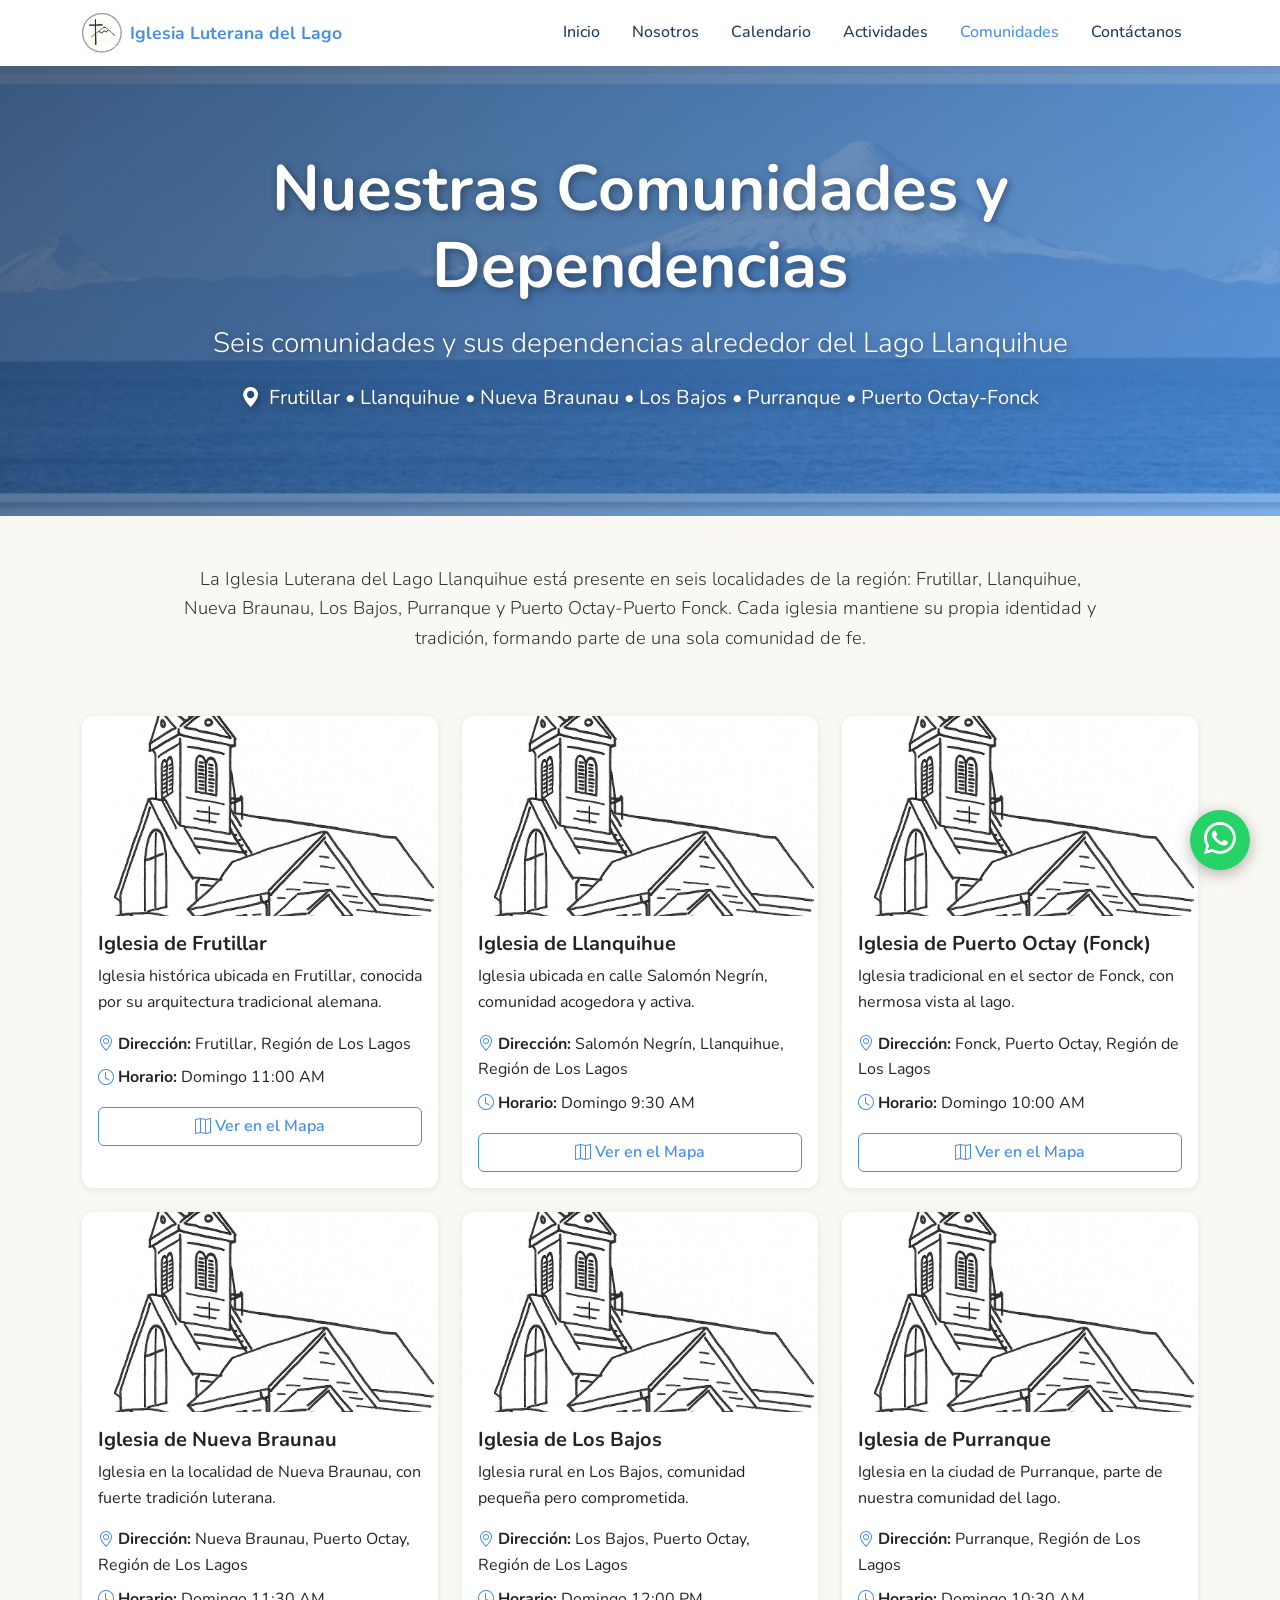
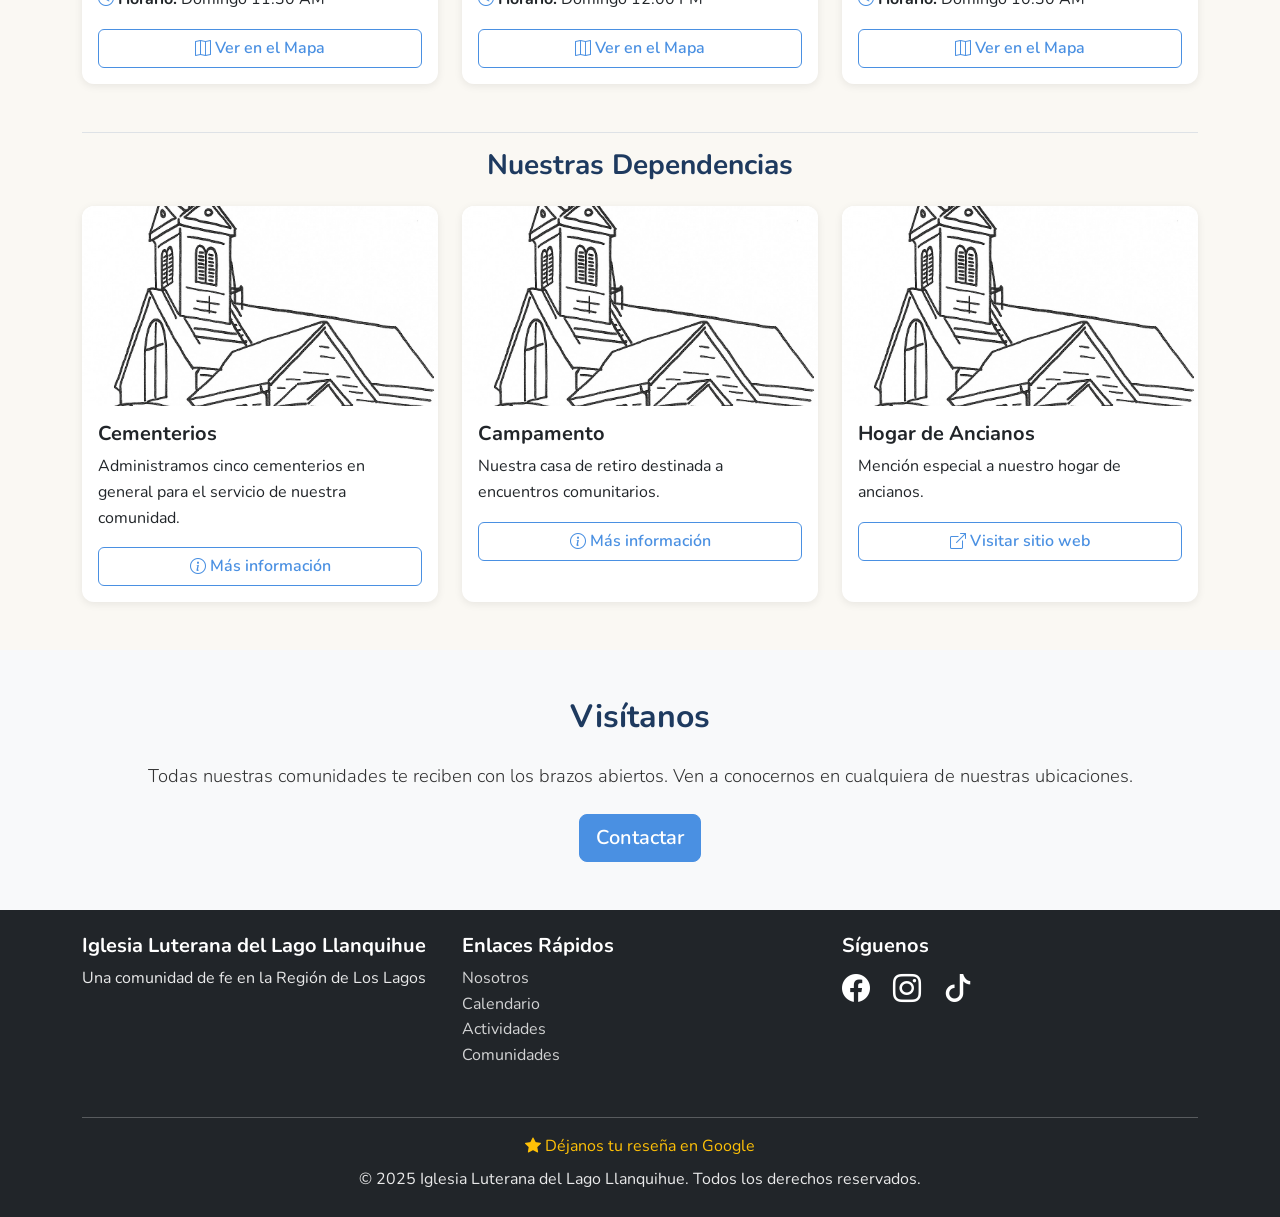
<file: public/iglesias.html>
<!DOCTYPE html>
<html lang="es">
<head>
    <meta charset="UTF-8">
    <meta name="viewport" content="width=device-width, initial-scale=1.0">
    <meta name="description" content="Comunidades y dependencias de la Iglesia Luterana del Lago Llanquihue">
    <title>Nuestras Comunidades - Iglesia Luterana del Lago Llanquihue</title>
    
    <link href="https://cdn.jsdelivr.net/npm/bootstrap@5.3.2/dist/css/bootstrap.min.css" rel="stylesheet">
    <link rel="stylesheet" href="https://cdn.jsdelivr.net/npm/bootstrap-icons@1.11.1/font/bootstrap-icons.css">
    <link rel="preconnect" href="https://fonts.googleapis.com">
    <link rel="preconnect" href="https://fonts.gstatic.com" crossorigin>
    <link href="https://fonts.googleapis.com/css2?family=Nunito:wght@300;400;600;700&display=swap" rel="stylesheet">
    <link rel="manifest" href="manifest.json">
    <meta name="theme-color" content="#1e3a5f">
    <meta name="mobile-web-app-capable" content="yes">
    <meta name="apple-mobile-web-app-capable" content="yes">
    <meta name="apple-mobile-web-app-status-bar-style" content="black-translucent">
    <meta name="apple-mobile-web-app-title" content="Iglesia del Lago">
    <link rel="icon" type="image/png" href="assets/img/logo.png">
    <link rel="apple-touch-icon" href="assets/icons/apple-touch-icon.png">
    <link rel="stylesheet" href="css/styles.css">
</head>
<body>
    <nav class="navbar navbar-expand-lg navbar-light bg-white sticky-top shadow-sm">
        <div class="container">
            <a class="navbar-brand d-flex align-items-center" href="index.html">
                <img src="assets/img/logo.png" alt="Logo Iglesia Luterana" class="logo-img">
                <span class="ms-2 fw-bold text-primary">Iglesia Luterana del Lago</span>
            </a>
            <button class="navbar-toggler" type="button" data-bs-toggle="collapse" data-bs-target="#navbarNav" aria-controls="navbarNav" aria-expanded="false" aria-label="Toggle navigation">
                <span class="navbar-toggler-icon"></span>
            </button>
            <div class="collapse navbar-collapse" id="navbarNav">
                <ul class="navbar-nav ms-auto">
                    <li class="nav-item">
                        <a class="nav-link" href="index.html">Inicio</a>
                    </li>
                    <li class="nav-item">
                        <a class="nav-link" href="nosotros.html">Nosotros</a>
                    </li>
                    <li class="nav-item">
                        <a class="nav-link" href="calendario.html">Calendario</a>
                    </li>
                    <li class="nav-item">
                        <a class="nav-link" href="actividades.html">Actividades</a>
                    </li>
                    <li class="nav-item">
                        <a class="nav-link active" href="iglesias.html">Comunidades</a>
                    </li>
                    <li class="nav-item">
                        <a class="nav-link" href="contacto.html">Contáctanos</a>
                    </li>
                </ul>
            </div>
        </div>
    </nav>

    <section class="hero-image" style="background-image: url('assets/img/lake-hero.png');">
        <div class="container text-center">
            <h1 class="display-3 fw-bold mb-3">Nuestras Comunidades y Dependencias</h1>
            <p class="lead fs-3">Seis comunidades y sus dependencias alrededor del Lago Llanquihue</p>
            <p class="fs-5"><i class="bi bi-geo-alt-fill me-2"></i>Frutillar • Llanquihue • Nueva Braunau • Los Bajos • Purranque • Puerto Octay-Fonck</p>
        </div>
    </section>

    <section class="py-5">
        <div class="container">
            <div class="row justify-content-center mb-5">
                <div class="col-lg-10 text-center">
                    <p class="lead">La Iglesia Luterana del Lago Llanquihue está presente en seis localidades de la región: Frutillar, Llanquihue, Nueva Braunau, Los Bajos, Purranque y Puerto Octay-Puerto Fonck. Cada iglesia mantiene su propia identidad y tradición, formando parte de una sola comunidad de fe.</p>
                </div>
            </div>

            <div id="iglesias-container" class="row g-4">
                <div class="col-12 text-center">
                    <div class="spinner-border text-primary" role="status">
                        <span class="visually-hidden">Cargando comunidades...</span>
                    </div>
                </div>
            </div>

            <h3 class="text-center mt-5 mb-4 pt-3 border-top">Nuestras Dependencias</h3>
            <div class="row g-4">
                <div class="col-md-6 col-lg-4">
                    <div class="card h-100 shadow-sm">
                        <img src="assets/img/church.png" class="card-img-top" alt="Cementerios">
                        <div class="card-body">
                            <h5 class="card-title">Cementerios</h5>
                            <p class="card-text">Administramos cinco cementerios en general para el servicio de nuestra comunidad.</p>
                            <a href="contacto.html" class="btn btn-outline-primary w-100">
                                <i class="bi bi-info-circle"></i> Más información
                            </a>
                        </div>
                    </div>
                </div>
                <div class="col-md-6 col-lg-4">
                    <div class="card h-100 shadow-sm">
                        <img src="assets/img/church.png" class="card-img-top" alt="Campamento">
                        <div class="card-body">
                            <h5 class="card-title">Campamento</h5>
                            <p class="card-text">Nuestra casa de retiro destinada a encuentros comunitarios.</p>
                            <a href="contacto.html" class="btn btn-outline-primary w-100">
                                <i class="bi bi-info-circle"></i> Más información
                            </a>
                        </div>
                    </div>
                </div>
                <div class="col-md-6 col-lg-4">
                    <div class="card h-100 shadow-sm">
                        <img src="assets/img/church.png" class="card-img-top" alt="Hogar de Ancianos">
                        <div class="card-body">
                            <h5 class="card-title">Hogar de Ancianos</h5>
                            <p class="card-text">Mención especial a nuestro hogar de ancianos.</p>
                            <a href="#" target="_blank" rel="noopener" class="btn btn-outline-primary w-100">
                                <i class="bi bi-box-arrow-up-right"></i> Visitar sitio web
                            </a>
                        </div>
                    </div>
                </div>
            </div>
        </div>
    </section>

    <section class="py-5 bg-light">
        <div class="container text-center">
            <h2 class="mb-4">Visítanos</h2>
            <p class="lead mb-4">Todas nuestras comunidades te reciben con los brazos abiertos. Ven a conocernos en cualquiera de nuestras ubicaciones.</p>
            <a href="contacto.html" class="btn btn-primary btn-lg">Contactar</a>
        </div>
    </section>

    <footer class="bg-dark text-white py-4">
        <div class="container">
            <div class="row">
                <div class="col-md-4 mb-3">
                    <h5>Iglesia Luterana del Lago Llanquihue</h5>
                    <p>Una comunidad de fe en la Región de Los Lagos</p>
                </div>
                <div class="col-md-4 mb-3">
                    <h5>Enlaces Rápidos</h5>
                    <ul class="list-unstyled">
                        <li><a href="nosotros.html" class="text-white-50">Nosotros</a></li>
                        <li><a href="calendario.html" class="text-white-50">Calendario</a></li>
                        <li><a href="actividades.html" class="text-white-50">Actividades</a></li>
                        <li><a href="iglesias.html" class="text-white-50">Comunidades</a></li>
                    </ul>
                </div>
                <div class="col-md-4 mb-3">
                    <h5>Síguenos</h5>
                    <a href="https://web.facebook.com/profile.php?id=100070098432222" target="_blank" rel="noopener" class="text-white fs-3 me-3">
                        <i class="bi bi-facebook"></i>
                    </a>
                    <a href="#" target="_blank" rel="noopener" class="text-white fs-3 me-3">
                        <i class="bi bi-instagram"></i>
                    </a>
                    <a href="#" target="_blank" rel="noopener" class="text-white fs-3">
                        <i class="bi bi-tiktok"></i>
                    </a>
                </div>
            </div>
            <hr class="my-3 bg-white">
            <p class="text-center mb-2"><a href="https://www.google.com/maps/search/?api=1&query=Iglesia+Luterana+del+Lago+Llanquihue" target="_blank" rel="noopener" class="text-warning text-decoration-none"><i class="bi bi-star-fill me-1"></i>Déjanos tu reseña en Google</a></p>
            <p class="text-center mb-0">&copy; 2025 Iglesia Luterana del Lago Llanquihue. Todos los derechos reservados.</p>
        </div>
    </footer>

    <nav class="bottom-nav" aria-label="Navegación móvil">
        <a href="index.html" class="bottom-nav__item">
            <i class="bi bi-house-door-fill"></i>
            <span>Inicio</span>
        </a>
        <a href="calendario.html" class="bottom-nav__item">
            <i class="bi bi-calendar-event-fill"></i>
            <span>Calendario</span>
        </a>
        <a href="actividades.html" class="bottom-nav__item">
            <i class="bi bi-people-fill"></i>
            <span>Actividades</span>
        </a>
        <a href="iglesias.html" class="bottom-nav__item active">
            <i class="bi bi-geo-alt-fill"></i>
            <span>Comunidades</span>
        </a>
        <a href="contacto.html" class="bottom-nav__item">
            <i class="bi bi-telephone-fill"></i>
            <span>Contacto</span>
        </a>
    </nav>

    <a href="https://wa.me/56923141160" target="_blank" rel="noopener" class="whatsapp-float" aria-label="Contactar por WhatsApp">
        <i class="bi bi-whatsapp"></i>
    </a>

    <script src="https://cdn.jsdelivr.net/npm/bootstrap@5.3.2/dist/js/bootstrap.bundle.min.js"></script>
    <script src="js/script.js"></script>
</body>
</html>
</file>
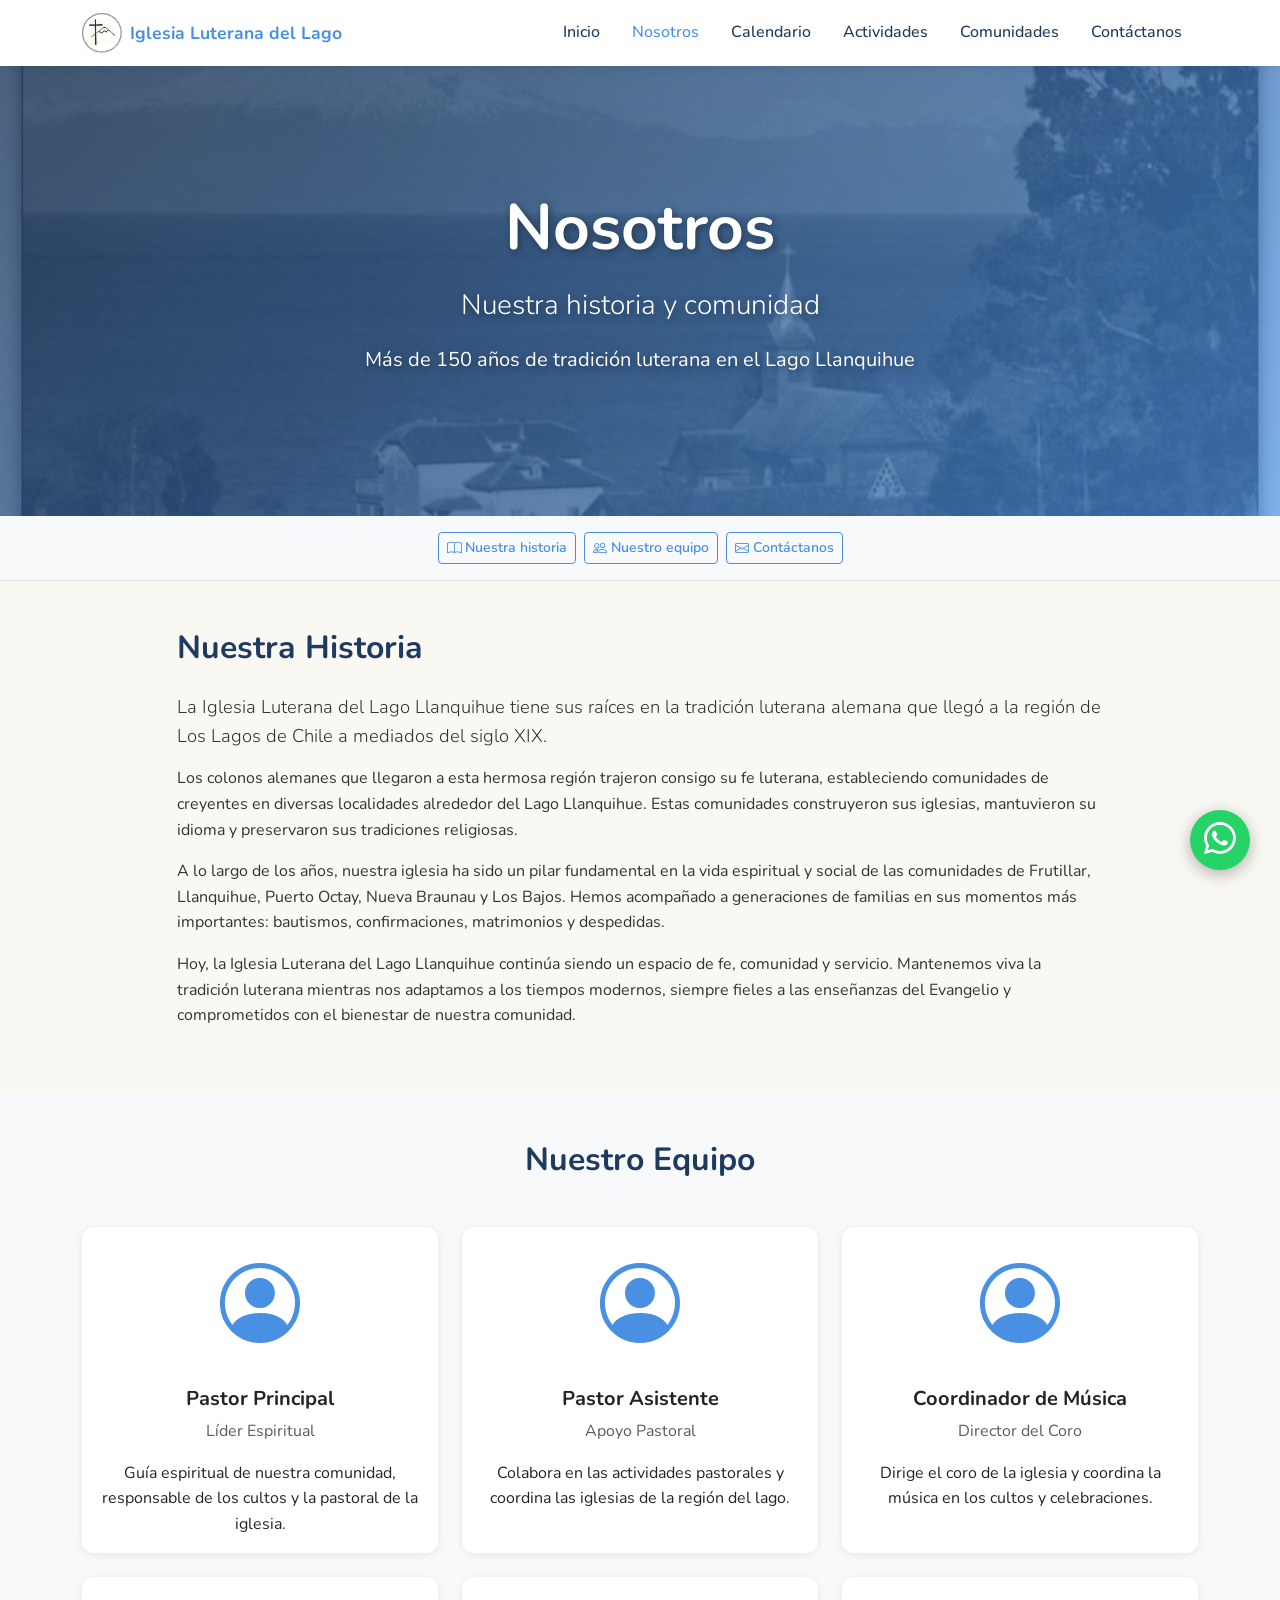
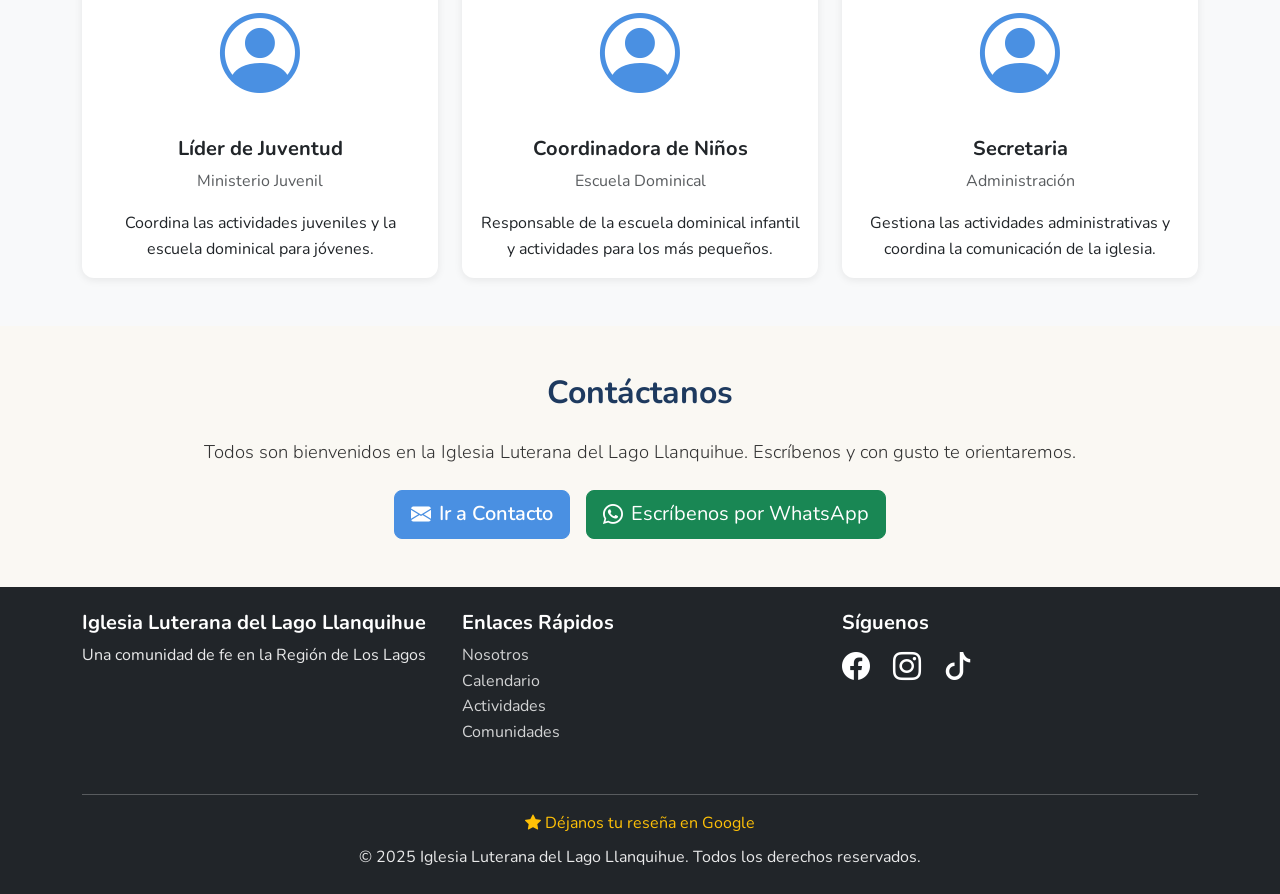
<file: public/nosotros.html>
<!DOCTYPE html>
<html lang="es">
<head>
    <meta charset="UTF-8">
    <meta name="viewport" content="width=device-width, initial-scale=1.0">
    <meta name="description" content="Conoce la historia y los integrantes de la Iglesia Luterana del Lago Llanquihue">
    <title>Nosotros - Iglesia Luterana del Lago Llanquihue</title>
    
    <link href="https://cdn.jsdelivr.net/npm/bootstrap@5.3.2/dist/css/bootstrap.min.css" rel="stylesheet">
    <link rel="stylesheet" href="https://cdn.jsdelivr.net/npm/bootstrap-icons@1.11.1/font/bootstrap-icons.css">
    <link rel="preconnect" href="https://fonts.googleapis.com">
    <link rel="preconnect" href="https://fonts.gstatic.com" crossorigin>
    <link href="https://fonts.googleapis.com/css2?family=Nunito:wght@300;400;600;700&display=swap" rel="stylesheet">
    <link rel="manifest" href="manifest.json">
    <meta name="theme-color" content="#1e3a5f">
    <meta name="mobile-web-app-capable" content="yes">
    <meta name="apple-mobile-web-app-capable" content="yes">
    <meta name="apple-mobile-web-app-status-bar-style" content="black-translucent">
    <meta name="apple-mobile-web-app-title" content="Iglesia del Lago">
    <link rel="icon" type="image/png" href="assets/img/logo.png">
    <link rel="apple-touch-icon" href="assets/icons/apple-touch-icon.png">
    <link rel="stylesheet" href="css/styles.css">
</head>
<body>
    <nav class="navbar navbar-expand-lg navbar-light bg-white sticky-top shadow-sm">
        <div class="container">
            <a class="navbar-brand d-flex align-items-center" href="index.html">
                <img src="assets/img/logo.png" alt="Logo Iglesia Luterana" class="logo-img">
                <span class="ms-2 fw-bold text-primary">Iglesia Luterana del Lago</span>
            </a>
            <button class="navbar-toggler" type="button" data-bs-toggle="collapse" data-bs-target="#navbarNav" aria-controls="navbarNav" aria-expanded="false" aria-label="Toggle navigation">
                <span class="navbar-toggler-icon"></span>
            </button>
            <div class="collapse navbar-collapse" id="navbarNav">
                <ul class="navbar-nav ms-auto">
                    <li class="nav-item">
                        <a class="nav-link" href="index.html">Inicio</a>
                    </li>
                    <li class="nav-item">
                        <a class="nav-link active" href="nosotros.html">Nosotros</a>
                    </li>
                    <li class="nav-item">
                        <a class="nav-link" href="calendario.html">Calendario</a>
                    </li>
                    <li class="nav-item">
                        <a class="nav-link" href="actividades.html">Actividades</a>
                    </li>
                    <li class="nav-item">
                        <a class="nav-link" href="iglesias.html">Comunidades</a>
                    </li>
                    <li class="nav-item">
                        <a class="nav-link" href="contacto.html">Contáctanos</a>
                    </li>
                </ul>
            </div>
        </div>
    </nav>

    <section class="hero-image" style="background-image: url('assets/img/church-history.jpg');">
        <div class="container text-center">
            <h1 class="display-3 fw-bold mb-3">Nosotros</h1>
            <p class="lead fs-3">Nuestra historia y comunidad</p>
            <p class="fs-5">Más de 150 años de tradición luterana en el Lago Llanquihue</p>
        </div>
    </section>

    <section class="py-3 bg-light border-bottom">
        <div class="container">
            <div class="d-flex flex-wrap justify-content-center gap-2">
                <a href="#nuestra-historia" class="btn btn-outline-primary btn-sm"><i class="bi bi-book me-1"></i>Nuestra historia</a>
                <a href="#nuestro-equipo" class="btn btn-outline-primary btn-sm"><i class="bi bi-people me-1"></i>Nuestro equipo</a>
                <a href="#contactanos" class="btn btn-outline-primary btn-sm"><i class="bi bi-envelope me-1"></i>Contáctanos</a>
            </div>
        </div>
    </section>

    <section id="nuestra-historia" class="py-5" style="scroll-margin-top: 80px;">
        <div class="container">
            <div class="row justify-content-center">
                <div class="col-lg-10">
                    <h2 class="mb-4">Nuestra Historia</h2>
                    <p class="lead">La Iglesia Luterana del Lago Llanquihue tiene sus raíces en la tradición luterana alemana que llegó a la región de Los Lagos de Chile a mediados del siglo XIX.</p>
                    
                    <p>Los colonos alemanes que llegaron a esta hermosa región trajeron consigo su fe luterana, estableciendo comunidades de creyentes en diversas localidades alrededor del Lago Llanquihue. Estas comunidades construyeron sus iglesias, mantuvieron su idioma y preservaron sus tradiciones religiosas.</p>
                    
                    <p>A lo largo de los años, nuestra iglesia ha sido un pilar fundamental en la vida espiritual y social de las comunidades de Frutillar, Llanquihue, Puerto Octay, Nueva Braunau y Los Bajos. Hemos acompañado a generaciones de familias en sus momentos más importantes: bautismos, confirmaciones, matrimonios y despedidas.</p>
                    
                    <p>Hoy, la Iglesia Luterana del Lago Llanquihue continúa siendo un espacio de fe, comunidad y servicio. Mantenemos viva la tradición luterana mientras nos adaptamos a los tiempos modernos, siempre fieles a las enseñanzas del Evangelio y comprometidos con el bienestar de nuestra comunidad.</p>
                </div>
            </div>
        </div>
    </section>

    <section id="nuestro-equipo" class="py-5 bg-light" style="scroll-margin-top: 80px;">
        <div class="container">
            <h2 class="text-center mb-5">Nuestro Equipo</h2>
            <div class="row g-4">
                <div class="col-md-6 col-lg-4">
                    <div class="card h-100 shadow-sm text-center">
                        <div class="card-body">
                            <div class="mb-3">
                                <i class="bi bi-person-circle text-primary" style="font-size: 5rem;"></i>
                            </div>
                            <h5 class="card-title">Pastor Principal</h5>
                            <p class="text-muted">Líder Espiritual</p>
                            <p class="card-text">Guía espiritual de nuestra comunidad, responsable de los cultos y la pastoral de la iglesia.</p>
                        </div>
                    </div>
                </div>
                <div class="col-md-6 col-lg-4">
                    <div class="card h-100 shadow-sm text-center">
                        <div class="card-body">
                            <div class="mb-3">
                                <i class="bi bi-person-circle text-primary" style="font-size: 5rem;"></i>
                            </div>
                            <h5 class="card-title">Pastor Asistente</h5>
                            <p class="text-muted">Apoyo Pastoral</p>
                            <p class="card-text">Colabora en las actividades pastorales y coordina las iglesias de la región del lago.</p>
                        </div>
                    </div>
                </div>
                <div class="col-md-6 col-lg-4">
                    <div class="card h-100 shadow-sm text-center">
                        <div class="card-body">
                            <div class="mb-3">
                                <i class="bi bi-person-circle text-primary" style="font-size: 5rem;"></i>
                            </div>
                            <h5 class="card-title">Coordinador de Música</h5>
                            <p class="text-muted">Director del Coro</p>
                            <p class="card-text">Dirige el coro de la iglesia y coordina la música en los cultos y celebraciones.</p>
                        </div>
                    </div>
                </div>
                <div class="col-md-6 col-lg-4">
                    <div class="card h-100 shadow-sm text-center">
                        <div class="card-body">
                            <div class="mb-3">
                                <i class="bi bi-person-circle text-primary" style="font-size: 5rem;"></i>
                            </div>
                            <h5 class="card-title">Líder de Juventud</h5>
                            <p class="text-muted">Ministerio Juvenil</p>
                            <p class="card-text">Coordina las actividades juveniles y la escuela dominical para jóvenes.</p>
                        </div>
                    </div>
                </div>
                <div class="col-md-6 col-lg-4">
                    <div class="card h-100 shadow-sm text-center">
                        <div class="card-body">
                            <div class="mb-3">
                                <i class="bi bi-person-circle text-primary" style="font-size: 5rem;"></i>
                            </div>
                            <h5 class="card-title">Coordinadora de Niños</h5>
                            <p class="text-muted">Escuela Dominical</p>
                            <p class="card-text">Responsable de la escuela dominical infantil y actividades para los más pequeños.</p>
                        </div>
                    </div>
                </div>
                <div class="col-md-6 col-lg-4">
                    <div class="card h-100 shadow-sm text-center">
                        <div class="card-body">
                            <div class="mb-3">
                                <i class="bi bi-person-circle text-primary" style="font-size: 5rem;"></i>
                            </div>
                            <h5 class="card-title">Secretaria</h5>
                            <p class="text-muted">Administración</p>
                            <p class="card-text">Gestiona las actividades administrativas y coordina la comunicación de la iglesia.</p>
                        </div>
                    </div>
                </div>
            </div>
        </div>
    </section>

    <section id="contactanos" class="py-5" style="scroll-margin-top: 80px;">
        <div class="container text-center">
            <h2 class="mb-4">Contáctanos</h2>
            <p class="lead mb-4">Todos son bienvenidos en la Iglesia Luterana del Lago Llanquihue. Escríbenos y con gusto te orientaremos.</p>
            <div class="d-flex flex-wrap justify-content-center gap-3">
                <a href="contacto.html" class="btn btn-primary btn-lg"><i class="bi bi-envelope-fill me-2"></i>Ir a Contacto</a>
                <a href="https://wa.me/56923141160" target="_blank" rel="noopener" class="btn btn-success btn-lg"><i class="bi bi-whatsapp me-2"></i>Escríbenos por WhatsApp</a>
            </div>
        </div>
    </section>

    <footer class="bg-dark text-white py-4">
        <div class="container">
            <div class="row">
                <div class="col-md-4 mb-3">
                    <h5>Iglesia Luterana del Lago Llanquihue</h5>
                    <p>Una comunidad de fe en la Región de Los Lagos</p>
                </div>
                <div class="col-md-4 mb-3">
                    <h5>Enlaces Rápidos</h5>
                    <ul class="list-unstyled">
                        <li><a href="nosotros.html" class="text-white-50">Nosotros</a></li>
                        <li><a href="calendario.html" class="text-white-50">Calendario</a></li>
                        <li><a href="actividades.html" class="text-white-50">Actividades</a></li>
                        <li><a href="iglesias.html" class="text-white-50">Comunidades</a></li>
                    </ul>
                </div>
                <div class="col-md-4 mb-3">
                    <h5>Síguenos</h5>
                    <a href="https://web.facebook.com/profile.php?id=100070098432222" target="_blank" rel="noopener" class="text-white fs-3 me-3">
                        <i class="bi bi-facebook"></i>
                    </a>
                    <a href="#" target="_blank" rel="noopener" class="text-white fs-3 me-3">
                        <i class="bi bi-instagram"></i>
                    </a>
                    <a href="#" target="_blank" rel="noopener" class="text-white fs-3">
                        <i class="bi bi-tiktok"></i>
                    </a>
                </div>
            </div>
            <hr class="my-3 bg-white">
            <p class="text-center mb-2"><a href="https://www.google.com/maps/search/?api=1&query=Iglesia+Luterana+del+Lago+Llanquihue" target="_blank" rel="noopener" class="text-warning text-decoration-none"><i class="bi bi-star-fill me-1"></i>Déjanos tu reseña en Google</a></p>
            <p class="text-center mb-0">&copy; 2025 Iglesia Luterana del Lago Llanquihue. Todos los derechos reservados.</p>
        </div>
    </footer>

    <nav class="bottom-nav" aria-label="Navegación móvil">
        <a href="index.html" class="bottom-nav__item">
            <i class="bi bi-house-door-fill"></i>
            <span>Inicio</span>
        </a>
        <a href="calendario.html" class="bottom-nav__item">
            <i class="bi bi-calendar-event-fill"></i>
            <span>Calendario</span>
        </a>
        <a href="actividades.html" class="bottom-nav__item">
            <i class="bi bi-people-fill"></i>
            <span>Actividades</span>
        </a>
        <a href="iglesias.html" class="bottom-nav__item">
            <i class="bi bi-geo-alt-fill"></i>
            <span>Comunidades</span>
        </a>
        <a href="contacto.html" class="bottom-nav__item">
            <i class="bi bi-telephone-fill"></i>
            <span>Contacto</span>
        </a>
    </nav>

    <a href="https://wa.me/56923141160" target="_blank" rel="noopener" class="whatsapp-float" aria-label="Contactar por WhatsApp">
        <i class="bi bi-whatsapp"></i>
    </a>

    <script src="https://cdn.jsdelivr.net/npm/bootstrap@5.3.2/dist/js/bootstrap.bundle.min.js"></script>
    <script src="js/script.js"></script>
</body>
</html>
</file>
<file: css/styles.css>
:root {
    --azul-marino: #1e3a5f;
    --azul-claro: #4a90e2;
    --celeste: #87ceeb;
    --blanco-cremita: #faf8f3;
    --gris-claro: #f8f9fa;
}

* {
    margin: 0;
    padding: 0;
    box-sizing: border-box;
}

body {
    font-family: 'Nunito', -apple-system, BlinkMacSystemFont, 'Segoe UI', Roboto, sans-serif;
    color: #333;
    line-height: 1.6;
    background-color: var(--blanco-cremita);
}

.navbar {
    background-color: white !important;
    box-shadow: 0 2px 4px rgba(0,0,0,0.1);
}

.navbar-brand {
    font-size: 1.1rem;
    color: var(--azul-marino) !important;
}

.logo-img {
    width: 40px;
    height: 40px;
    object-fit: contain;
}

.nav-link {
    color: var(--azul-marino) !important;
    font-weight: 500;
    transition: color 0.3s ease;
    padding: 0.5rem 1rem !important;
}

.nav-link:hover,
.nav-link.active {
    color: var(--azul-claro) !important;
}

.btn-primary {
    background-color: var(--azul-claro);
    border-color: var(--azul-claro);
    font-weight: 600;
    transition: all 0.3s ease;
}

.btn-primary:hover {
    background-color: var(--azul-marino);
    border-color: var(--azul-marino);
    transform: translateY(-2px);
    box-shadow: 0 4px 8px rgba(0,0,0,0.2);
}

.btn-outline-primary {
    color: var(--azul-claro);
    border-color: var(--azul-claro);
    font-weight: 600;
    transition: all 0.3s ease;
}

.btn-outline-primary:hover {
    background-color: var(--azul-claro);
    border-color: var(--azul-claro);
    color: white;
}

.btn-outline-light:hover {
    background-color: white;
    color: var(--azul-marino);
}

.text-primary {
    color: var(--azul-claro) !important;
}

.bg-primary {
    background-color: var(--azul-marino) !important;
}

.hero-carousel {
    position: relative;
}

.hero-slide {
    min-height: 75vh;
    background-size: cover;
    background-position: center;
    display: flex;
    align-items: center;
    justify-content: center;
    position: relative;
}

.hero-content {
    position: relative;
    z-index: 1;
    padding: 2rem;
}

.hero-content h1,
.hero-content h2 {
    text-shadow: 2px 2px 8px rgba(0,0,0,0.4);
}

.hero-content p {
    text-shadow: 1px 1px 4px rgba(0,0,0,0.3);
}

.carousel-control-prev-icon,
.carousel-control-next-icon {
    width: 3rem;
    height: 3rem;
}

.carousel-indicators button {
    width: 12px;
    height: 12px;
    border-radius: 50%;
}

.welcome-section {
    padding: 2rem 0;
}

.welcome-section p {
    font-size: 1.1rem;
    line-height: 1.8;
    margin-bottom: 1rem;
}

.welcome-modern {
    background: linear-gradient(180deg, #ffffff 0%, var(--blanco-cremita) 100%);
}

.welcome-card {
    background: white;
    border-radius: 16px;
    transition: all 0.3s ease;
    box-shadow: 0 2px 8px rgba(0,0,0,0.08);
}

.welcome-card:hover {
    transform: translateY(-8px);
    box-shadow: 0 12px 24px rgba(0,0,0,0.15);
}

.icon-circle {
    width: 80px;
    height: 80px;
    background: linear-gradient(135deg, var(--celeste) 0%, var(--azul-claro) 100%);
    border-radius: 50%;
    display: flex;
    align-items: center;
    justify-content: center;
    transition: all 0.3s ease;
}

.welcome-card:hover .icon-circle {
    transform: scale(1.1);
    background: linear-gradient(135deg, var(--azul-claro) 0%, var(--azul-marino) 100%);
}

.icon-circle i {
    color: white !important;
}

.welcome-highlight {
    background: linear-gradient(135deg, var(--azul-marino) 0%, var(--azul-claro) 100%);
    color: white;
    box-shadow: 0 8px 24px rgba(30, 58, 95, 0.3);
}

.welcome-highlight h3,
.welcome-highlight p {
    color: white;
}

.animate-fade-in {
    animation: fadeIn 1.5s ease-in;
}

@keyframes fadeIn {
    from {
        opacity: 0;
        transform: translateY(20px);
    }
    to {
        opacity: 1;
        transform: translateY(0);
    }
}

.page-header {
    padding: 3rem 0;
    background: linear-gradient(135deg, var(--azul-marino) 0%, var(--azul-claro) 100%);
}

.hero-image {
    min-height: 50vh;
    background-size: cover;
    background-position: center;
    display: flex;
    align-items: center;
    justify-content: center;
    position: relative;
    padding: 5rem 0;
}

.hero-image::before {
    content: '';
    position: absolute;
    top: 0;
    left: 0;
    right: 0;
    bottom: 0;
    background: linear-gradient(135deg, rgba(30, 58, 95, 0.8) 0%, rgba(74, 144, 226, 0.7) 100%);
}

.hero-image .container {
    position: relative;
    z-index: 1;
}

.hero-image h1,
.hero-image p {
    color: white;
    text-shadow: 2px 2px 8px rgba(0,0,0,0.4);
}

.churches-section {
    position: relative;
}

.church-mini-card {
    background: rgba(255, 255, 255, 0.1);
    border-radius: 16px;
    border: 1px solid rgba(255, 255, 255, 0.2);
    transition: all 0.3s ease;
    backdrop-filter: blur(10px);
}

.church-mini-card:hover {
    background: rgba(255, 255, 255, 0.15);
    transform: translateY(-5px);
    box-shadow: 0 8px 20px rgba(0,0,0,0.3);
}

.icon-circle-small {
    width: 60px;
    height: 60px;
    background: rgba(255, 255, 255, 0.2);
    border-radius: 50%;
    display: flex;
    align-items: center;
    justify-content: center;
    transition: all 0.3s ease;
}

.church-mini-card:hover .icon-circle-small {
    background: rgba(255, 255, 255, 0.3);
    transform: scale(1.1);
}

.card {
    border: none;
    border-radius: 12px;
    transition: transform 0.3s ease, box-shadow 0.3s ease;
}

.card:hover {
    transform: translateY(-5px);
    box-shadow: 0 8px 20px rgba(0,0,0,0.15);
}

.card-img-top {
    border-radius: 12px 12px 0 0;
    height: 200px;
    object-fit: cover;
}

.shadow-sm {
    box-shadow: 0 2px 8px rgba(0,0,0,0.08) !important;
}

.bg-light {
    background-color: var(--gris-claro) !important;
}

footer {
    background-color: #2c3e50 !important;
}

footer h5 {
    color: white !important;
}

footer p {
    color: rgba(255, 255, 255, 0.9);
}

footer a {
    text-decoration: none;
    color: rgba(255, 255, 255, 0.8) !important;
    transition: color 0.3s ease;
}

footer a:hover {
    color: white !important;
}

footer .text-white-50 {
    color: rgba(255, 255, 255, 0.8) !important;
}

footer .text-white-50:hover {
    color: white !important;
}

.nav-tabs {
    border-bottom: 2px solid var(--azul-claro);
}

.nav-tabs .nav-link {
    color: var(--azul-marino) !important;
    border: none;
    border-bottom: 3px solid transparent;
    transition: all 0.3s ease;
}

.nav-tabs .nav-link:hover {
    border-color: var(--celeste);
}

.nav-tabs .nav-link.active {
    color: var(--azul-claro) !important;
    background-color: transparent;
    border-color: var(--azul-claro);
}

.form-control:focus {
    border-color: var(--azul-claro);
    box-shadow: 0 0 0 0.2rem rgba(74, 144, 226, 0.25);
}

.bi {
    vertical-align: middle;
}

.spinner-border {
    width: 3rem;
    height: 3rem;
}

@media (max-width: 768px) {
    .hero-content h1 {
        font-size: 2rem;
    }
    
    .hero-content p {
        font-size: 1rem;
    }
    
    .display-4 {
        font-size: 2.5rem;
    }
    
    .logo-img {
        width: 35px;
        height: 35px;
    }
    
    .navbar-brand span {
        font-size: 0.9rem;
    }
}

@media (max-width: 576px) {
    .hero-section {
        min-height: 60vh;
    }
    
    .btn-lg {
        padding: 0.5rem 1rem;
        font-size: 1rem;
    }
}

.img-fluid {
    max-width: 100%;
    height: auto;
}

h1, h2, h3, h4, h5, h6 {
    color: var(--azul-marino);
    font-weight: 700;
}

.lead {
    font-size: 1.15rem;
    font-weight: 300;
}

section {
    scroll-margin-top: 70px;
}

.alert {
    border-radius: 8px;
}

.alert-success {
    background-color: #d4edda;
    border-color: #c3e6cb;
    color: #155724;
}

.alert-danger {
    background-color: #f8d7da;
    border-color: #f5c6cb;
    color: #721c24;
}
</file>
<file: public/css/styles.css>
:root {
    --azul-marino: #1e3a5f;
    --azul-claro: #4a90e2;
    --celeste: #87ceeb;
    --blanco-cremita: #faf8f3;
    --gris-claro: #f8f9fa;
}

* {
    margin: 0;
    padding: 0;
    box-sizing: border-box;
}

body {
    font-family: 'Nunito', -apple-system, BlinkMacSystemFont, 'Segoe UI', Roboto, sans-serif;
    color: #333;
    line-height: 1.6;
    background-color: var(--blanco-cremita);
}

.navbar {
    background-color: white !important;
    box-shadow: 0 2px 4px rgba(0,0,0,0.1);
}

.navbar-brand {
    font-size: 1.1rem;
    color: var(--azul-marino) !important;
}

.logo-img {
    width: 40px;
    height: 40px;
    object-fit: contain;
}

.nav-link {
    color: var(--azul-marino) !important;
    font-weight: 500;
    transition: color 0.3s ease;
    padding: 0.5rem 1rem !important;
}

.nav-link:hover,
.nav-link.active {
    color: var(--azul-claro) !important;
}

.btn-primary {
    background-color: var(--azul-claro);
    border-color: var(--azul-claro);
    font-weight: 600;
    transition: all 0.3s ease;
}

.btn-primary:hover {
    background-color: var(--azul-marino);
    border-color: var(--azul-marino);
    transform: translateY(-2px);
    box-shadow: 0 4px 8px rgba(0,0,0,0.2);
}

.btn-outline-primary {
    color: var(--azul-claro);
    border-color: var(--azul-claro);
    font-weight: 600;
    transition: all 0.3s ease;
}

.btn-outline-primary:hover {
    background-color: var(--azul-claro);
    border-color: var(--azul-claro);
    color: white;
}

.btn-outline-light:hover {
    background-color: white;
    color: var(--azul-marino);
}

.text-primary {
    color: var(--azul-claro) !important;
}

.bg-primary {
    background-color: var(--azul-marino) !important;
}

.hero-carousel {
    position: relative;
}

.hero-slide {
    min-height: 75vh;
    background-size: cover;
    background-position: center;
    display: flex;
    align-items: center;
    justify-content: center;
    position: relative;
}

.hero-content {
    position: relative;
    z-index: 1;
    padding: 2rem;
}

.hero-content h1,
.hero-content h2 {
    text-shadow: 2px 2px 8px rgba(0,0,0,0.4);
}

.hero-content p {
    text-shadow: 1px 1px 4px rgba(0,0,0,0.3);
}

.carousel-control-prev-icon,
.carousel-control-next-icon {
    width: 3rem;
    height: 3rem;
}

.carousel-indicators button {
    width: 12px;
    height: 12px;
    border-radius: 50%;
}

.welcome-section {
    padding: 2rem 0;
}

.welcome-section p {
    font-size: 1.1rem;
    line-height: 1.8;
    margin-bottom: 1rem;
}

.welcome-modern {
    background: linear-gradient(180deg, #ffffff 0%, var(--blanco-cremita) 100%);
}

.welcome-card {
    background: white;
    border-radius: 16px;
    transition: all 0.3s ease;
    box-shadow: 0 2px 8px rgba(0,0,0,0.08);
}

.welcome-card:hover {
    transform: translateY(-8px);
    box-shadow: 0 12px 24px rgba(0,0,0,0.15);
}

.icon-circle {
    width: 80px;
    height: 80px;
    background: linear-gradient(135deg, var(--celeste) 0%, var(--azul-claro) 100%);
    border-radius: 50%;
    display: flex;
    align-items: center;
    justify-content: center;
    transition: all 0.3s ease;
}

.welcome-card:hover .icon-circle {
    transform: scale(1.1);
    background: linear-gradient(135deg, var(--azul-claro) 0%, var(--azul-marino) 100%);
}

.icon-circle i {
    color: white !important;
}

.welcome-highlight {
    background: linear-gradient(135deg, var(--azul-marino) 0%, var(--azul-claro) 100%);
    color: white;
    box-shadow: 0 8px 24px rgba(30, 58, 95, 0.3);
}

.welcome-highlight h3,
.welcome-highlight p {
    color: white;
}

.animate-fade-in {
    animation: fadeIn 1.5s ease-in;
}

@keyframes fadeIn {
    from {
        opacity: 0;
        transform: translateY(20px);
    }
    to {
        opacity: 1;
        transform: translateY(0);
    }
}

.page-header {
    padding: 3rem 0;
    background: linear-gradient(135deg, var(--azul-marino) 0%, var(--azul-claro) 100%);
}

.hero-image {
    min-height: 50vh;
    background-size: cover;
    background-position: center;
    display: flex;
    align-items: center;
    justify-content: center;
    position: relative;
    padding: 5rem 0;
}

.hero-image::before {
    content: '';
    position: absolute;
    top: 0;
    left: 0;
    right: 0;
    bottom: 0;
    background: linear-gradient(135deg, rgba(30, 58, 95, 0.8) 0%, rgba(74, 144, 226, 0.7) 100%);
}

.hero-image .container {
    position: relative;
    z-index: 1;
}

.hero-image h1,
.hero-image p {
    color: white;
    text-shadow: 2px 2px 8px rgba(0,0,0,0.4);
}

.churches-section {
    position: relative;
}

.church-mini-card {
    background: rgba(255, 255, 255, 0.1);
    border-radius: 16px;
    border: 1px solid rgba(255, 255, 255, 0.2);
    transition: all 0.3s ease;
    backdrop-filter: blur(10px);
}

.church-mini-card:hover {
    background: rgba(255, 255, 255, 0.15);
    transform: translateY(-5px);
    box-shadow: 0 8px 20px rgba(0,0,0,0.3);
}

.icon-circle-small {
    width: 60px;
    height: 60px;
    background: rgba(255, 255, 255, 0.2);
    border-radius: 50%;
    display: flex;
    align-items: center;
    justify-content: center;
    transition: all 0.3s ease;
}

.church-mini-card:hover .icon-circle-small {
    background: rgba(255, 255, 255, 0.3);
    transform: scale(1.1);
}

.card {
    border: none;
    border-radius: 12px;
    transition: transform 0.3s ease, box-shadow 0.3s ease;
}

.card:hover {
    transform: translateY(-5px);
    box-shadow: 0 8px 20px rgba(0,0,0,0.15);
}

.card-img-top {
    border-radius: 12px 12px 0 0;
    height: 200px;
    object-fit: cover;
}

.shadow-sm {
    box-shadow: 0 2px 8px rgba(0,0,0,0.08) !important;
}

.bg-light {
    background-color: var(--gris-claro) !important;
}

footer {
    background-color: #2c3e50 !important;
}

footer h5 {
    color: white !important;
}

footer p {
    color: rgba(255, 255, 255, 0.9);
}

footer a {
    text-decoration: none;
    color: rgba(255, 255, 255, 0.8) !important;
    transition: color 0.3s ease;
}

footer a:hover {
    color: white !important;
}

footer .text-white-50 {
    color: rgba(255, 255, 255, 0.8) !important;
}

footer .text-white-50:hover {
    color: white !important;
}

.nav-tabs {
    border-bottom: 2px solid var(--azul-claro);
}

.nav-tabs .nav-link {
    color: var(--azul-marino) !important;
    border: none;
    border-bottom: 3px solid transparent;
    transition: all 0.3s ease;
}

.nav-tabs .nav-link:hover {
    border-color: var(--celeste);
}

.nav-tabs .nav-link.active {
    color: var(--azul-claro) !important;
    background-color: transparent;
    border-color: var(--azul-claro);
}

.form-control:focus {
    border-color: var(--azul-claro);
    box-shadow: 0 0 0 0.2rem rgba(74, 144, 226, 0.25);
}

.bi {
    vertical-align: middle;
}

.spinner-border {
    width: 3rem;
    height: 3rem;
}

@media (max-width: 768px) {
    .hero-content h1 {
        font-size: 2rem;
    }
    
    .hero-content p {
        font-size: 1rem;
    }
    
    .display-4 {
        font-size: 2.5rem;
    }
    
    .logo-img {
        width: 35px;
        height: 35px;
    }
    
    .navbar-brand span {
        font-size: 0.9rem;
    }
}

@media (max-width: 576px) {
    .hero-section {
        min-height: 60vh;
    }
    
    .btn-lg {
        padding: 0.5rem 1rem;
        font-size: 1rem;
    }
}

.img-fluid {
    max-width: 100%;
    height: auto;
}

h1, h2, h3, h4, h5, h6 {
    color: var(--azul-marino);
    font-weight: 700;
}

.lead {
    font-size: 1.15rem;
    font-weight: 300;
}

section {
    scroll-margin-top: 70px;
}

.alert {
    border-radius: 8px;
}

.alert-success {
    background-color: #d4edda;
    border-color: #c3e6cb;
    color: #155724;
}

.alert-danger {
    background-color: #f8d7da;
    border-color: #f5c6cb;
    color: #721c24;
}

.whatsapp-float {
    position: fixed;
    bottom: 30px;
    right: 30px;
    background-color: #25d366;
    color: white !important;
    width: 60px;
    height: 60px;
    border-radius: 50%;
    display: flex;
    align-items: center;
    justify-content: center;
    font-size: 2rem;
    text-decoration: none;
    box-shadow: 0 4px 16px rgba(0, 0, 0, 0.3);
    z-index: 1050;
    transition: all 0.3s ease;
}

.whatsapp-float:hover {
    background-color: #128c7e;
    transform: scale(1.1);
    box-shadow: 0 6px 24px rgba(0, 0, 0, 0.4);
    color: white !important;
}

/* ============================================
   PWA MOBILE EXPERIENCE
   ============================================ */

/* Smooth page entrance animation (app-like) */
@keyframes pageEnter {
    from { opacity: 0; transform: translateY(12px); }
    to { opacity: 1; transform: translateY(0); }
}

main, body > section {
    animation: pageEnter 0.5s ease both;
}

/* Respect reduced motion preferences */
@media (prefers-reduced-motion: reduce) {
    *, *::before, *::after {
        animation-duration: 0.001ms !important;
        animation-iteration-count: 1 !important;
        transition-duration: 0.001ms !important;
        scroll-behavior: auto !important;
    }
}

html {
    scroll-behavior: smooth;
}

/* ----- Bottom Navigation (mobile only) ----- */
.bottom-nav {
    position: fixed;
    bottom: 0;
    left: 0;
    right: 0;
    height: 64px;
    background: rgba(255, 255, 255, 0.97);
    backdrop-filter: blur(12px);
    -webkit-backdrop-filter: blur(12px);
    border-top: 1px solid rgba(0, 0, 0, 0.06);
    box-shadow: 0 -4px 20px rgba(0, 0, 0, 0.08);
    display: none;
    align-items: stretch;
    justify-content: space-around;
    z-index: 1040;
    padding-bottom: env(safe-area-inset-bottom, 0);
}

.bottom-nav__item {
    flex: 1;
    display: flex;
    flex-direction: column;
    align-items: center;
    justify-content: center;
    gap: 2px;
    text-decoration: none;
    color: #8a97a8;
    font-size: 0.68rem;
    font-weight: 600;
    position: relative;
    -webkit-tap-highlight-color: transparent;
    transition: color 0.25s ease;
}

.bottom-nav__item i {
    font-size: 1.35rem;
    transition: transform 0.25s cubic-bezier(0.34, 1.56, 0.64, 1);
}

.bottom-nav__item span {
    line-height: 1;
}

.bottom-nav__item:active i {
    transform: scale(0.82);
}

.bottom-nav__item:active {
    color: var(--azul-marino);
}

.bottom-nav__item.active {
    color: var(--azul-claro);
}

.bottom-nav__item.active i {
    transform: translateY(-2px) scale(1.12);
}

/* Active pill indicator on top of the active item */
.bottom-nav__item.active::before {
    content: '';
    position: absolute;
    top: 0;
    left: 50%;
    transform: translateX(-50%);
    width: 28px;
    height: 3px;
    border-radius: 0 0 4px 4px;
    background: linear-gradient(90deg, var(--celeste), var(--azul-claro));
}

/* Show bottom nav and adapt layout below the lg breakpoint */
@media (max-width: 991.98px) {
    .bottom-nav {
        display: flex;
    }
    body {
        padding-bottom: calc(64px + env(safe-area-inset-bottom, 0));
    }
    /* Lift the WhatsApp button above the bottom nav */
    .whatsapp-float {
        bottom: calc(80px + env(safe-area-inset-bottom, 0));
        right: 18px;
        width: 54px;
        height: 54px;
        font-size: 1.7rem;
    }
}
</file>
